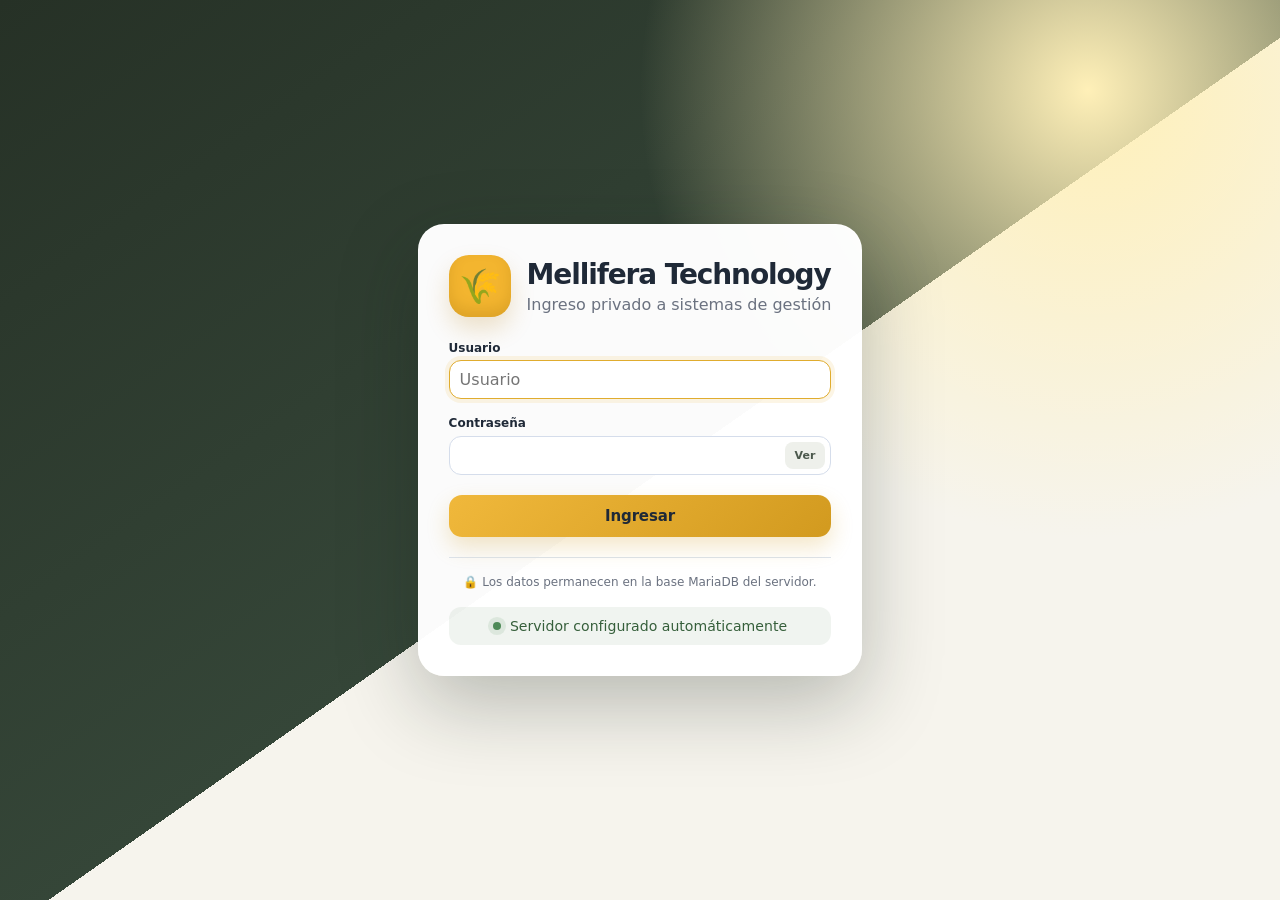
<file: index.html>
<!doctype html>
<html lang="es">
<head>
    <meta charset="utf-8">
    <meta name="viewport" content="width=device-width, initial-scale=1">
    <meta name="theme-color" content="#263126">
    <title>Mellifera Technology · Gestión</title>
    <link rel="stylesheet" href="assets/css/app.css?v=24.9.0">
</head>
<body>
<div id="app" class="app-loading">
    <div><div class="auth-bee">🌾</div><strong>Abriendo sistema de gestión…</strong></div>
</div>
<div id="toast-stack" class="toast-stack" aria-live="polite"></div>
<script src="assets/js/config.js"></script>
<script src="assets/js/app.js?v=24.9.0"></script>
</body>
</html>
</file>
<file: assets/css/app.css>
:root {
    --bg: #f6f4ed;
    --surface: #ffffff;
    --surface-soft: #fbfaf6;
    --text: #263126;
    --muted: #6d776c;
    --line: #e4e1d7;
    --primary: #d99913;
    --primary-dark: #ad7408;
    --primary-soft: #fff4ce;
    --green: #397a52;
    --green-soft: #e9f7ee;
    --red: #c5473b;
    --red-soft: #fff0ee;
    --blue: #3976bd;
    --purple: #7856ad;
    --shadow: 0 14px 34px rgba(53, 53, 34, .08);
    --radius: 18px;
    --sidebar: 246px;
}
* { box-sizing: border-box; }
html { min-height: 100%; background: var(--bg); }
body { margin: 0; min-height: 100vh; color: var(--text); background: radial-gradient(circle at 90% 0%, #fff6d7 0, transparent 25rem), var(--bg); font-family: Inter, ui-sans-serif, system-ui, -apple-system, BlinkMacSystemFont, "Segoe UI", sans-serif; }
a { color: inherit; text-decoration: none; }
button, input, select, textarea { font: inherit; }
button { cursor: pointer; }
.app-shell { min-height: 100vh; display: grid; grid-template-columns: var(--sidebar) 1fr; }
.sidebar { position: fixed; inset: 0 auto 0 0; z-index: 30; width: var(--sidebar); padding: 22px 16px; display: flex; flex-direction: column; background: #263126; color: #fff; box-shadow: 8px 0 30px rgba(28, 35, 28, .12); }
.brand { display: flex; align-items: center; gap: 12px; padding: 8px 8px 22px; border-bottom: 1px solid rgba(255,255,255,.12); }
.brand-icon { display: grid; place-items: center; width: 46px; height: 46px; border-radius: 15px; background: #f3b52f; font-size: 25px; box-shadow: inset 0 -5px 12px rgba(128,81,0,.18); }
.brand strong, .brand small { display: block; }
.brand strong { font-size: 16px; }.brand small { color: #b8c4b7; margin-top: 2px; }
.nav-menu { display: grid; gap: 5px; margin-top: 22px; }
.nav-menu a { display: flex; align-items: center; gap: 12px; min-height: 45px; padding: 10px 12px; border-radius: 12px; color: #dce4dc; font-weight: 650; font-size: 14px; transition: .18s; }
.nav-menu a span { display: grid; place-items: center; width: 23px; font-size: 18px; }
.nav-menu a:hover { background: rgba(255,255,255,.08); color: #fff; transform: translateX(2px); }
.nav-menu a.active { background: #f3b52f; color: #2e321f; box-shadow: 0 8px 20px rgba(0,0,0,.15); }
.sidebar-footer { margin-top: auto; color: #9faa9f; font-size: 11px; line-height: 1.4; padding: 12px; border-top: 1px solid rgba(255,255,255,.1); }
.main-area { grid-column: 2; min-width: 0; }
.topbar { min-height: 88px; padding: 20px clamp(20px,4vw,48px); display: flex; align-items: center; gap: 18px; border-bottom: 1px solid rgba(215,210,195,.7); background: rgba(246,244,237,.8); backdrop-filter: blur(12px); position: sticky; top: 0; z-index: 20; }
.topbar h1 { margin: 0; font-size: clamp(22px,2vw,30px); letter-spacing: -.03em; }.topbar p { margin: 3px 0 0; color: var(--muted); font-size: 13px; }
.topbar-actions { margin-left: auto; display: flex; gap: 9px; }.menu-button { display: none; border: 0; background: transparent; font-size: 25px; }
.content { padding: 30px clamp(20px,4vw,48px) 60px; max-width: 1800px; margin: 0 auto; }
.btn { border: 0; border-radius: 11px; min-height: 40px; padding: 9px 15px; display: inline-flex; align-items: center; justify-content: center; gap: 7px; font-weight: 750; font-size: 13px; transition: .18s; white-space: nowrap; }
.btn:hover { transform: translateY(-1px); filter: brightness(.98); }.btn-primary { background: var(--primary); color: #2e2a1d; box-shadow: 0 7px 16px rgba(195,132,10,.18); }.btn-secondary { background: #edf0eb; color: #344035; }.btn-ghost { background: transparent; color: #536053; border: 1px solid var(--line); }.btn-danger { background: var(--red-soft); color: #a83228; }.btn-warning { background: #f6c744; color: #392d08; }.btn-small { min-height: 33px; padding: 6px 10px; font-size: 12px; }.btn-large { min-height: 52px; padding: 13px 22px; font-size: 15px; }.btn-block { width: 100%; }
.panel, .form-card { background: var(--surface); border: 1px solid var(--line); border-radius: var(--radius); box-shadow: var(--shadow); padding: 22px; }
.form-card.narrow { max-width: 760px; margin: 0 auto; }.panel-header { display: flex; justify-content: space-between; align-items: flex-start; gap: 16px; margin-bottom: 18px; }.panel-header h2 { margin: 0; font-size: 18px; }.panel-header p { margin: 4px 0 0; color: var(--muted); font-size: 12px; }
.alert { padding: 13px 15px; border-radius: 12px; margin-bottom: 18px; font-weight: 650; font-size: 13px; border: 1px solid transparent; }.alert-success { background: var(--green-soft); color: #22623c; border-color: #c7ead3; }.alert-danger { background: var(--red-soft); color: #9a3027; border-color: #f4cac5; }.alert-warning { background: #fff7dc; color: #785806; }
.balance-strip { display: flex; align-items: stretch; gap: 10px; margin-bottom: 22px; padding: 10px; border-radius: 17px; background: #263126; color: #fff; box-shadow: var(--shadow); }
.balance-strip-title { flex: 1; min-width: 220px; padding: 10px 14px; display: flex; justify-content: center; flex-direction: column; }.balance-strip-title span { font-size: 15px; font-weight: 800; }.balance-strip-title small { color: #b9c5b8; margin-top: 3px; }
.person-balance { min-width: 190px; padding: 9px 15px; border-radius: 12px; background: rgba(255,255,255,.09); display: grid; grid-template-columns: auto auto; gap: 2px 12px; align-content: center; }.person-balance strong { grid-row: 1 / span 2; align-self: center; }.person-balance span { font-size: 17px; font-weight: 850; text-align: right; }.person-balance small { color: #c5d0c4; text-align: right; }.person-balance.negative span { color: #ff9d91; }.person-balance.positive span { color: #a7e3b8; }
.dashboard-grid { display: grid; grid-template-columns: repeat(5,minmax(160px,1fr)); gap: 14px; margin-bottom: 22px; }.dashboard-card { min-height: 155px; background: var(--surface); border: 1px solid var(--line); border-radius: var(--radius); box-shadow: var(--shadow); padding: 19px; display: flex; gap: 15px; align-items: flex-start; transition: .18s; overflow: hidden; position: relative; }.dashboard-card::after { content: ''; position: absolute; width: 100px; height: 100px; border-radius: 50%; right: -42px; bottom: -55px; background: var(--card-soft); }.dashboard-card:hover { transform: translateY(-3px); border-color: var(--card-color); }.dashboard-card-icon { flex: 0 0 46px; height: 46px; border-radius: 14px; display: grid; place-items: center; background: var(--card-soft); color: var(--card-color); font-size: 24px; font-weight: 900; }.dashboard-card div:last-child { min-width: 0; }.dashboard-card span { display: block; font-weight: 800; font-size: 14px; }.dashboard-card strong { display: block; margin-top: 12px; font-size: 29px; line-height: 1; }.dashboard-card small { display: block; margin-top: 9px; color: var(--muted); font-size: 11px; line-height: 1.45; }.card-hives { --card-color:#b97511;--card-soft:#fff0c2;}.card-activities{--card-color:#3976bd;--card-soft:#e8f2ff}.card-materials{--card-color:#397a52;--card-soft:#e9f7ee}.card-purchases{--card-color:#7856ad;--card-soft:#f1ebff}.card-accounting{--card-color:#bd5260;--card-soft:#ffedf0}
.compact-list { display: grid; }.compact-item { min-height: 64px; display: grid; grid-template-columns: 12px minmax(180px,1fr) auto 90px; gap: 13px; align-items: center; padding: 10px 5px; border-top: 1px solid #eeeae0; }.compact-item:first-child { border-top: 0; }.compact-item:hover strong { color: var(--primary-dark); }.compact-item div strong,.compact-item div small { display: block; }.compact-item div small { color: var(--muted); margin-top: 3px; font-size: 11px; }.compact-item time { text-align: right; color: var(--muted); font-size: 12px; }.status-dot { width: 9px; height: 9px; border-radius: 50%; background: var(--dot-color, var(--status-color, #999)); }
.priority { border-radius: 999px; padding: 4px 8px; font-size: 10px; font-weight: 850; text-transform: uppercase; letter-spacing: .02em; }.priority-baja{background:#eef1ee;color:#637063}.priority-normal{background:#e9f2ff;color:#386ca8}.priority-alta{background:#fff2d8;color:#a26700}.priority-urgente{background:#ffebe8;color:#ba3428}
.filter-bar { background: var(--surface); border: 1px solid var(--line); padding: 10px; border-radius: 14px; display: flex; gap: 9px; margin-bottom: 20px; box-shadow: 0 5px 18px rgba(50,50,35,.04); }.filter-bar.compact { box-shadow: none; border: 0; padding: 0 0 15px; }.filter-bar select,.filter-bar input { min-height: 40px; }.search-field { flex: 1; min-width: 210px; display: flex; align-items: center; gap: 8px; background: #faf9f5; border: 1px solid var(--line); border-radius: 10px; padding: 0 10px; }.search-field input { width: 100%; border: 0; outline: 0; background: transparent; }
select,input,textarea { width: 100%; border: 1px solid #d9d7ce; border-radius: 10px; background: #fff; color: var(--text); padding: 9px 10px; outline: none; transition: .16s; }select:focus,input:focus,textarea:focus { border-color: #d9a127; box-shadow: 0 0 0 3px rgba(217,161,39,.13); }textarea { resize: vertical; }.field { display: grid; gap: 6px; }.field > span { font-weight: 750; font-size: 12px; }.field small { color: var(--muted); line-height: 1.4; }.form-grid { display: grid; gap: 15px; }.two-columns { grid-template-columns: repeat(2,minmax(0,1fr)); }.full { grid-column: 1/-1; }.form-actions { display: flex; gap: 9px; align-items: center; margin-top: 20px; flex-wrap: wrap; }.form-card hr,.panel hr { border: 0; border-top: 1px solid var(--line); margin: 22px 0; }
.card-grid { display: grid; grid-template-columns: repeat(auto-fill,minmax(280px,1fr)); gap: 16px; }.entity-card { background: var(--surface); border: 1px solid var(--line); border-radius: var(--radius); box-shadow: var(--shadow); padding: 20px; }.entity-card-top { display: flex; justify-content: space-between; align-items: center; }.hive-illustration { width: 48px; height: 48px; display: grid; place-items: center; border-radius: 15px; background: #fff2c7; color: #b27505; font-size: 29px; }.entity-card h2 { margin: 14px 0 12px; }.entity-meta { display: grid; gap: 6px; color: var(--muted); font-size: 12px; }.entity-counters { display: grid; grid-template-columns: repeat(3,1fr); gap: 7px; margin: 17px 0; }.entity-counters span { padding: 9px 5px; border-radius: 10px; background: var(--surface-soft); text-align: center; color: var(--muted); font-size: 10px; }.entity-counters strong { display: block; color: var(--text); font-size: 17px; }.entity-actions { display: flex; gap: 8px; }
.badge { display: inline-flex; align-items: center; width: fit-content; border-radius: 999px; padding: 5px 9px; font-size: 10px; font-weight: 850; }.status-activa,.badge-success,.material-disponible{background:var(--green-soft);color:#277046}.status-observacion,.badge-warning{background:#fff4cf;color:#906600}.status-inactiva,.material-reparacion{background:#eef0ed;color:#606a61}.status-baja,.badge-danger-soft{background:var(--red-soft);color:#ad392f}.material-en_uso{background:#e9f2ff;color:#376fae}
.hive-summary { display: flex; align-items: center; gap: 20px; margin-bottom: 18px; }.hive-big-icon { width: 72px; height: 72px; flex:0 0 72px; border-radius: 22px; background: #fff2c7; display:grid;place-items:center;font-size:42px;color:#b77c0e}.hive-summary-main { flex:1 }.hive-summary-main h2 { margin:8px 0 2px }.hive-summary-main p { margin:0;color:var(--muted);font-size:12px}.hive-summary-stat{min-width:125px;padding:12px;border-left:1px solid var(--line)}.hive-summary-stat small,.hive-summary-stat strong{display:block}.hive-summary-stat small{color:var(--muted);font-size:11px}.hive-summary-stat strong{font-size:25px;margin-top:4px}
.detail-grid { display:grid;grid-template-columns:repeat(3,minmax(0,1fr));gap:16px}.span-2{grid-column:span 2}.span-3{grid-column:span 3}.inline-entry-form{display:grid;grid-template-columns:140px 1fr auto;gap:9px;align-items:start;margin-bottom:18px}.timeline{display:grid}.timeline-item{display:grid;grid-template-columns:110px 1fr auto;gap:15px;padding:14px 0;border-top:1px solid #eeeae0}.timeline-date{font-weight:800;font-size:12px;color:#4f5c50}.timeline-content p{margin:0 0 5px;line-height:1.5}.timeline-content small{color:var(--muted)}.simple-list,.history-list{display:grid;gap:8px}.simple-list>div,.history-list a{display:flex;align-items:center;gap:10px;padding:10px;border-radius:10px;background:var(--surface-soft)}.history-list a{justify-content:space-between}.history-list small{color:var(--muted)}.upload-form{display:grid;grid-template-columns:1fr 1fr auto;gap:9px;margin-bottom:18px}.media-grid{display:grid;grid-template-columns:repeat(auto-fill,minmax(170px,1fr));gap:12px}.media-card{position:relative;border:1px solid var(--line);border-radius:13px;overflow:hidden;background:#fff}.media-card>a{display:block}.media-card img,.pdf-preview{width:100%;height:125px;object-fit:cover;background:#f2f0e8}.pdf-preview{display:grid;place-items:center;font-size:28px;font-weight:900;color:#b84d44}.media-card strong,.media-card small{display:block;padding:0 10px}.media-card strong{margin-top:9px;font-size:12px}.media-card small{color:var(--muted);margin:4px 0 10px;font-size:10px}.media-card form{position:absolute;top:5px;right:5px}
.summary-pills{display:flex;gap:10px;margin-bottom:18px;flex-wrap:wrap}.summary-pill{min-width:130px;background:var(--surface);border:1px solid var(--line);border-radius:14px;padding:12px 16px;display:flex;align-items:baseline;gap:8px;box-shadow:0 5px 15px rgba(40,40,30,.04)}.summary-pill strong{font-size:23px}.summary-pill span{color:var(--muted);font-weight:700;font-size:12px}.summary-pill.active{border-color:var(--primary);box-shadow:0 0 0 3px rgba(217,153,19,.12)}.split-layout{display:grid;grid-template-columns:340px minmax(0,1fr);gap:16px;align-items:start}.sticky-panel{position:sticky;top:108px}.table-wrap{overflow:auto}.data-table{width:100%;border-collapse:collapse;font-size:12px}.data-table th{text-align:left;color:var(--muted);font-size:10px;text-transform:uppercase;letter-spacing:.05em;padding:10px;border-bottom:1px solid var(--line);white-space:nowrap}.data-table td{padding:12px 10px;border-bottom:1px solid #eeeae0;vertical-align:middle}.data-table tbody tr:hover{background:#fcfbf7}.data-table td small{display:block;color:var(--muted);margin-top:3px}.row-actions{display:flex;gap:5px;justify-content:flex-end}.row-actions form{display:inline-flex}.cell-notes{max-width:290px;white-space:normal;line-height:1.4}.icon-button{border:0;width:31px;height:31px;border-radius:9px;background:#f0f1ed;display:inline-grid;place-items:center;font-weight:900;color:#556157}.icon-button.danger{background:var(--red-soft);color:#b63b31}.muted{color:var(--muted)}.empty-line{padding:13px 0;margin:0}.empty-state{text-align:center;padding:45px 20px}.empty-state>div{font-size:40px;color:#c89120}.empty-state h3{margin:10px 0 4px}.empty-state p{color:var(--muted);margin:0 0 16px}
.kanban-board{display:grid;grid-template-columns:repeat(3,minmax(270px,1fr));gap:14px;align-items:start;overflow-x:auto;padding-bottom:10px}.kanban-column{background:#ebe9e1;border-radius:17px;padding:10px;min-height:560px}.kanban-header{display:flex;align-items:center;justify-content:space-between;padding:7px 7px 13px}.kanban-header>div{display:flex;align-items:center;gap:8px}.kanban-header h2{font-size:14px;margin:0}.kanban-header strong{background:rgba(255,255,255,.8);padding:4px 8px;border-radius:999px;font-size:11px}.kanban-list{min-height:490px;display:grid;align-content:start;gap:9px;border-radius:12px}.kanban-list.drag-over{background:rgba(217,153,19,.10);outline:2px dashed rgba(217,153,19,.5)}.kanban-card{background:#fff;border-radius:13px;border:1px solid #dfddd5;border-left:4px solid #9da59d;padding:13px;box-shadow:0 5px 12px rgba(40,40,30,.06);cursor:grab}.kanban-card.dragging{opacity:.45;transform:rotate(1deg)}.priority-border-baja{border-left-color:#8d978e}.priority-border-normal{border-left-color:#4680c5}.priority-border-alta{border-left-color:#e1a624}.priority-border-urgente{border-left-color:#d54b3e}.kanban-card-top,.kanban-card-footer{display:flex;align-items:center;justify-content:space-between;gap:8px}.drag-handle{color:#9aa19a;font-weight:900}.label-chip{font-size:9px;font-weight:850;border-radius:999px;padding:4px 7px;background:color-mix(in srgb,var(--label-color) 16%,white);color:color-mix(in srgb,var(--label-color) 75%,#333)}.kanban-card h3{font-size:14px;line-height:1.3;margin:11px 0 7px}.kanban-card p{font-size:11px;color:var(--muted);line-height:1.45;margin:0 0 10px}.kanban-meta{display:flex;flex-wrap:wrap;gap:5px 9px;color:var(--muted);font-size:10px;margin-bottom:10px}.overdue{color:#bd3d32;font-weight:800}.kanban-card-footer{border-top:1px solid #eeeae0;padding-top:9px}.kanban-card-footer a{font-size:10px;color:#667167;font-weight:800}.toast{position:fixed;right:25px;bottom:25px;background:#253026;color:#fff;padding:12px 16px;border-radius:12px;box-shadow:var(--shadow);opacity:0;pointer-events:none;transform:translateY(12px);transition:.2s;z-index:100}.toast.show{opacity:1;transform:translateY(0)}.toast.error{background:#a63830}
.file-list{display:grid;gap:7px}.file-row{display:flex;align-items:center;gap:8px}.file-row>a{display:flex;align-items:center;gap:9px;flex:1;min-width:0;padding:8px;border-radius:10px;background:var(--surface-soft)}.file-row>a>span{width:32px;height:32px;border-radius:8px;background:#fff1e7;color:#b85335;display:grid;place-items:center;font-size:10px;font-weight:900}.file-row strong,.file-row small{display:block;overflow:hidden;text-overflow:ellipsis;white-space:nowrap}.file-row small{color:var(--muted);font-size:9px}.compact-timeline .timeline-item{grid-template-columns:145px 1fr}
.form-pop{margin-bottom:18px}.filter-row-simple{display:flex;gap:7px;align-items:center;margin-bottom:17px;color:var(--muted);font-size:12px}.chip{padding:6px 10px;border-radius:999px;background:#eceee9;font-weight:700}.chip.active{background:#263126;color:#fff}.purchase-card-grid{display:grid;grid-template-columns:repeat(auto-fill,minmax(390px,1fr));gap:16px}.purchase-card{background:#fff;border:1px solid var(--line);border-radius:var(--radius);box-shadow:var(--shadow);overflow:hidden}.purchase-card-main{display:grid;grid-template-columns:90px 1fr auto;gap:16px;padding:20px;align-items:center}.purchase-month{height:90px;border-radius:16px;background:#302f27;color:#fff;display:grid;place-items:center;align-content:center}.purchase-month span{color:#c7c7bd;font-size:11px}.purchase-month strong{font-size:16px;margin-top:4px}.purchase-title h2{font-size:17px;margin:8px 0 4px}.purchase-title p{margin:0;color:var(--muted);font-size:11px;line-height:1.4}.purchase-total{text-align:right}.purchase-total small,.purchase-total strong,.purchase-total span{display:block}.purchase-total small,.purchase-total span{color:var(--muted);font-size:10px}.purchase-total strong{font-size:18px;margin:5px 0}.purchase-progress{height:5px;background:#eeeae0}.purchase-progress div{height:100%;background:var(--green)}.purchase-card-footer{display:flex;justify-content:space-between;padding:11px 20px;font-size:11px;color:var(--muted)}.purchase-card-footer a{font-weight:800;color:#7856ad}.purchase-summary{display:flex;align-items:center;gap:25px;margin-bottom:18px}.purchase-summary>div:first-child{display:flex;align-items:center;gap:15px;flex:1}.purchase-summary-icon{width:56px;height:56px;border-radius:17px;background:#f1ebff;display:grid;place-items:center;font-size:25px}.purchase-summary h2{margin:2px 0}.purchase-summary p{margin:0;color:var(--muted)}.purchase-summary>div:not(:first-child){min-width:160px;border-left:1px solid var(--line);padding-left:20px}.purchase-summary small,.purchase-summary strong{display:block}.purchase-summary strong{font-size:20px;margin-top:4px}.calculated-total{padding:13px;border-radius:12px;background:#f8f5e8;display:flex;justify-content:space-between;align-items:center}.calculated-total small{color:var(--muted)}.calculated-total strong{font-size:17px}.checkbox-field{display:flex;align-items:center;gap:9px;font-weight:700;font-size:12px}.checkbox-field input{width:auto}.details-form{display:grid;gap:12px;padding-top:14px}.data-table tfoot td{font-weight:900;background:#faf8ef}.row-completed{opacity:.68}
.accounting-balances{margin-bottom:16px}.filter-panel{display:grid;grid-template-columns:1.2fr repeat(5,minmax(120px,.75fr)) auto;gap:10px;align-items:end;margin-bottom:15px;padding:15px}.filter-panel-title{align-self:center}.filter-panel-title strong,.filter-panel-title small{display:block}.filter-panel-title small{color:var(--muted);font-size:10px;margin-top:3px}.filter-panel .field{gap:4px}.filter-panel .field>span{font-size:10px}.filter-actions{display:flex;gap:6px}.accounting-summary-grid{display:grid;grid-template-columns:repeat(4,1fr);gap:12px;margin-bottom:16px}.accounting-summary-grid article{background:#fff;border:1px solid var(--line);border-radius:14px;padding:15px;box-shadow:0 5px 18px rgba(50,50,35,.04)}.accounting-summary-grid small,.accounting-summary-grid strong,.accounting-summary-grid span{display:block}.accounting-summary-grid small,.accounting-summary-grid span{color:var(--muted);font-size:10px}.accounting-summary-grid strong{font-size:19px;margin:5px 0}.income-text{color:#247047}.expense-text{color:#ba3f35}.accounting-usd{background:#eef5ff}.accounting-table{min-width:1050px}.file-link{color:#386fae;font-weight:800}.backup-hero{display:grid;grid-template-columns:100px 1fr auto;gap:22px;align-items:center;margin-bottom:16px}.backup-illustration{width:88px;height:88px;border-radius:25px;background:#fff2c7;color:#a96f05;display:grid;place-items:center;font-size:45px}.backup-hero h2{margin:0 0 6px}.backup-hero p{color:var(--muted)}.backup-hero ul{margin:10px 0 0;padding-left:18px;color:#596359;font-size:12px;line-height:1.7}.restore-panel{margin-bottom:16px}.warning-box{padding:11px 13px;border-radius:11px;background:#fff4d7;color:#765807;font-size:12px;margin-bottom:12px}.restore-form{display:flex;align-items:center;gap:10px}.backup-list{display:grid}.backup-row{display:grid;grid-template-columns:45px 1fr auto auto;align-items:center;gap:12px;padding:11px 0;border-top:1px solid #eeeae0}.backup-row:first-child{border-top:0}.backup-file-icon{width:42px;height:42px;border-radius:11px;background:#f0f1ed;display:grid;place-items:center;font-size:10px;font-weight:900}.backup-row strong,.backup-row small{display:block}.backup-row small{color:var(--muted);font-size:10px;margin-top:3px}
.install-page{display:grid;place-items:center;padding:25px}.install-card{width:min(480px,100%);background:#fff;border:1px solid var(--line);border-radius:24px;padding:30px;box-shadow:var(--shadow);text-align:center}.install-card h1{margin:8px 0}.install-card p{color:var(--muted)}.install-card .brand-mark{font-size:45px}.install-info{text-align:left;background:#f7f6f1;border-radius:12px;padding:13px;margin:20px 0;line-height:1.8;font-size:12px}
@media (max-width: 1300px){.dashboard-grid{grid-template-columns:repeat(3,1fr)}.filter-panel{grid-template-columns:repeat(4,1fr)}.filter-panel-title{grid-column:span 2}.filter-actions{grid-column:span 2}.kanban-board{grid-template-columns:repeat(4,300px)}}
@media (max-width: 980px){.app-shell{display:block}.sidebar{transform:translateX(-105%);transition:.22s}.sidebar.open{transform:translateX(0)}.main-area{width:100%}.menu-button{display:block}.topbar{padding:16px 20px}.content{padding:20px}.dashboard-grid{grid-template-columns:repeat(2,1fr)}.balance-strip{overflow-x:auto}.balance-strip-title{min-width:220px}.detail-grid{grid-template-columns:1fr}.span-2,.span-3{grid-column:auto}.split-layout{grid-template-columns:1fr}.sticky-panel{position:static}.filter-panel{grid-template-columns:repeat(2,1fr)}.filter-panel-title,.filter-actions{grid-column:span 2}.accounting-summary-grid{grid-template-columns:repeat(2,1fr)}.purchase-summary{align-items:flex-start;flex-wrap:wrap}.purchase-summary>div:first-child{flex-basis:100%}.backup-hero{grid-template-columns:80px 1fr}.backup-hero form{grid-column:1/-1}.topbar-actions{overflow:auto}.hive-summary{flex-wrap:wrap}.hive-summary-main{min-width:250px}}
@media (max-width: 640px){.topbar p{display:none}.content{padding:14px}.dashboard-grid{grid-template-columns:1fr}.dashboard-card{min-height:120px}.balance-strip-title{display:none}.person-balance{min-width:170px}.filter-bar{flex-wrap:wrap}.filter-bar>*{flex:1 1 150px}.card-grid,.purchase-card-grid{grid-template-columns:1fr}.two-columns{grid-template-columns:1fr}.full{grid-column:auto}.inline-entry-form,.upload-form{grid-template-columns:1fr}.timeline-item{grid-template-columns:1fr auto}.timeline-date{grid-column:1/-1}.compact-item{grid-template-columns:10px 1fr auto}.compact-item time{display:none}.entity-counters{grid-template-columns:repeat(3,1fr)}.purchase-card-main{grid-template-columns:70px 1fr}.purchase-total{grid-column:1/-1;text-align:left;display:flex;align-items:baseline;gap:8px}.purchase-month{height:70px}.filter-panel{grid-template-columns:1fr}.filter-panel-title,.filter-actions{grid-column:auto}.accounting-summary-grid{grid-template-columns:1fr 1fr}.backup-hero{grid-template-columns:1fr;text-align:center}.backup-illustration{margin:auto}.restore-form{align-items:stretch;flex-direction:column}.backup-row{grid-template-columns:42px 1fr auto}.backup-row .btn{grid-column:2}.hive-summary-stat{border-left:0;border-top:1px solid var(--line);flex:1}.topbar-actions .btn-ghost{display:none}}

/* Autenticación y sesión */
.auth-page{min-height:100vh;display:grid;place-items:center;padding:24px;background:radial-gradient(circle at 85% 10%,#fff0b8 0,transparent 28rem),linear-gradient(145deg,#263126 0,#354638 52%,#f6f4ed 52%)}
.auth-card{width:min(470px,100%);background:rgba(255,255,255,.98);border:1px solid rgba(255,255,255,.7);border-radius:26px;padding:30px;box-shadow:0 28px 80px rgba(23,34,24,.28)}
.install-auth-card{width:min(620px,100%)}
.auth-brand{display:flex;align-items:center;gap:16px;margin-bottom:24px}.auth-brand h1{margin:0;font-size:28px;letter-spacing:-.04em}.auth-brand p{margin:4px 0 0;color:var(--muted)}
.auth-bee{width:62px;height:62px;display:grid;place-items:center;border-radius:20px;background:#f3b52f;font-size:34px;box-shadow:inset 0 -7px 14px rgba(128,81,0,.18),0 12px 25px rgba(180,121,0,.2)}
.auth-form{display:grid;gap:16px}.auth-form .btn{margin-top:4px}.auth-security{margin-top:20px;padding-top:17px;border-top:1px solid var(--line);color:var(--muted);font-size:12px;text-align:center}
.password-input-wrap{position:relative}.password-input-wrap input{padding-right:62px}.password-toggle{position:absolute;right:6px;top:6px;bottom:6px;border:0;border-radius:8px;padding:0 10px;background:#eef0eb;color:#4b584c;font-weight:750;font-size:11px}
.password-help{display:block;color:var(--muted);font-size:11px;line-height:1.5}.user-password-box{padding:16px;border:1px solid var(--line);border-radius:15px;background:var(--surface-soft);display:grid;gap:12px}.user-password-box h2{margin:0;font-size:17px}
.sidebar-user{margin-top:auto;display:flex;align-items:center;gap:10px;padding:13px 10px;border-top:1px solid rgba(255,255,255,.1)}.sidebar-user strong,.sidebar-user a{display:block}.sidebar-user strong{font-size:13px}.sidebar-user a{font-size:11px;color:#bdc8bd;margin-top:2px}.sidebar-avatar,.user-chip span{display:grid;place-items:center;border-radius:50%;background:#f3b52f;color:#2d321f;font-weight:900}.sidebar-avatar{width:36px;height:36px}.sidebar-footer{margin-top:0}
.topbar-user-menu{display:flex;align-items:center;gap:8px;margin-left:4px}.user-chip{display:flex;align-items:center;gap:7px;padding:5px 9px 5px 5px;border:1px solid var(--line);border-radius:999px;background:#fff;font-size:12px;font-weight:750}.user-chip span{width:28px;height:28px}
.account-layout{max-width:1050px}.account-details{display:grid;gap:0;margin:0}.account-details>div{display:grid;grid-template-columns:150px 1fr;gap:15px;padding:13px 0;border-top:1px solid var(--line)}.account-details>div:first-child{border-top:0}.account-details dt{color:var(--muted);font-size:12px}.account-details dd{margin:0;font-weight:750}
@media(max-width:980px){.topbar-user-menu .user-chip{display:none}.topbar-user-menu{margin-left:0}.topbar-heading{min-width:0}.topbar-actions{margin-left:auto}.sidebar-user{margin-top:auto}}
@media(max-width:640px){.auth-page{padding:12px;background:#f6f4ed}.auth-card{padding:22px;border-radius:20px}.auth-brand h1{font-size:23px}.auth-bee{width:52px;height:52px;font-size:28px}.topbar-user-menu .btn{padding:6px 9px}.account-details>div{grid-template-columns:1fr;gap:4px}}

/* Adaptación estática para GitHub Pages: no altera los componentes originales. */
[hidden], .hidden { display: none !important; }
.app-loading { min-height: 65vh; display: grid; place-items: center; color: var(--muted); text-align: center; }
.app-loading .auth-bee { margin: 0 auto 14px; animation: bee-pulse 1.25s ease-in-out infinite; }
@keyframes bee-pulse { 50% { transform: translateY(-5px) rotate(-2deg); } }
.toast-stack { position: fixed; right: 22px; bottom: 22px; z-index: 1000; display: grid; gap: 10px; width: min(390px, calc(100vw - 28px)); }
.toast-message { background: #263126; color: #fff; border-radius: 13px; padding: 13px 16px; box-shadow: 0 18px 45px rgba(25,35,26,.25); font-size: 13px; font-weight: 700; opacity: 0; transform: translateY(8px); animation: toast-in .18s ease forwards; }
.toast-message.error { background: #a63d34; }
.toast-message.success { background: #397a52; }
@keyframes toast-in { to { opacity: 1; transform: translateY(0); } }
.server-config { margin-top: 16px; padding-top: 15px; border-top: 1px solid var(--line); }
.server-config summary { cursor: pointer; color: var(--muted); font-size: 12px; font-weight: 800; text-align: center; }
.server-config-form { display: grid; gap: 10px; margin-top: 12px; }
.server-config-form input { width: 100%; }
.connection-state { display: flex; align-items: center; justify-content: center; gap: 7px; margin-top: 12px; color: var(--muted); font-size: 11px; }
.connection-dot { width: 8px; height: 8px; border-radius: 50%; background: #d99913; }
.connection-dot.online { background: #397a52; }
.connection-dot.offline { background: #c5473b; }
.protected-image { background: #f0eee5; min-height: 170px; object-fit: cover; }
.inline-buttons { display: flex; gap: 8px; flex-wrap: wrap; }
.form-error { margin-top: -6px; color: var(--red); font-size: 12px; font-weight: 700; }
.api-offline-box { max-width: 700px; margin: 50px auto; }
.kanban-card.dragging { opacity: .48; }
.kanban-list.drag-over { outline: 2px dashed var(--primary); outline-offset: -6px; }
.file-button { border: 0; background: none; padding: 0; font: inherit; color: inherit; cursor: pointer; }
.file-button.file-link { color: var(--blue); font-weight: 800; }
.media-card .file-button { width: 100%; text-align: left; }
.small-muted { color: var(--muted); font-size: 11px; }
@media(max-width:640px){.toast-stack{right:14px;bottom:14px}.server-config{margin-top:12px}}


/* v4 · compras realizadas y kanban de tres columnas */
.kanban-board{grid-template-columns:repeat(3,minmax(280px,1fr))}
.purchase-kanban-card{cursor:default;border-left-color:#7856ad;background:linear-gradient(180deg,#fff 0%,#fbf8ff 100%)}
.purchase-kanban-card .purchase-label{--label-color:#7856ad;background:#f1ebff;color:#654392}
.purchase-card-symbol{font-size:19px;color:#7856ad;font-weight:900}
.purchase-list-section{margin-bottom:28px}.purchase-section-heading{display:flex;align-items:center;justify-content:space-between;gap:18px;margin:0 2px 13px}.purchase-section-heading h2{font-size:18px;margin:0 0 3px}.purchase-section-heading p{margin:0;color:var(--muted);font-size:11px}.purchase-section-heading>span{min-width:32px;height:32px;padding:0 9px;border-radius:999px;background:#eceee9;display:grid;place-items:center;font-size:12px;font-weight:900}.completed-section{padding-top:7px;border-top:1px solid var(--line)}
.purchase-card-completed{box-shadow:none;background:#fbfcfa}.purchase-card-completed .purchase-month{background:#396b4b}.purchase-card-completed .purchase-progress div{background:#4a8a5f}.purchase-card-completed .purchase-card-footer a{color:#397a52}
.purchase-complete-form{display:flex;align-items:center}.purchase-complete-form .btn{white-space:nowrap}.btn-success{background:#397a52;color:#fff;border-color:#397a52}.btn-success:hover{background:#2f6844}.btn:disabled{opacity:.45;cursor:not-allowed;transform:none!important}
.purchase-summary-completed{border-color:#bdd8c5;background:linear-gradient(120deg,#fff,#f4fbf6)}.purchase-completed-stamp strong{color:#397a52}.purchase-completed-stamp span{display:block;margin-top:5px;color:var(--muted);font-size:10px}.purchase-layout-completed{grid-template-columns:1fr}.purchase-readonly-panel{max-width:none}.closed-purchase-note{margin-top:14px;padding:13px 15px;border-radius:12px;background:#e9f7ee;color:#315f40;font-size:12px}.completed-delete-form{margin-top:16px}
@media (max-width:980px){.kanban-board{grid-template-columns:repeat(3,minmax(270px,1fr))}.purchase-complete-form{order:5}.purchase-summary>div:not(:first-child),.purchase-complete-form{flex:1 1 150px}}

/* v5 · Aplicación ganadera separada */
.livestock-app{--primary:#c88a22;--primary-dark:#9b6513;--primary-soft:#fff1d0}
.livestock-app .sidebar{background:#25362d}.livestock-app .nav-menu a.active{background:#d9a13d;color:#283022}.livestock-brand-icon{background:#d9a13d}
.livestock-dashboard-grid .card-cattle{--card-color:#8a5a31;--card-soft:#f5e7d8}.livestock-dashboard-grid .card-parcels{--card-color:#43825a;--card-soft:#e6f4ea}.livestock-dashboard-grid .card-climate{--card-color:#2d78aa;--card-soft:#e3f3fc}
.livestock-field-banner{position:relative;min-height:220px;overflow:hidden;padding:0;margin-bottom:22px;background:linear-gradient(120deg,#526b45,#89935e);color:#fff}.livestock-field-banner>img{position:absolute;inset:0;width:100%;height:100%;object-fit:cover}.livestock-field-banner::after{content:"";position:absolute;inset:0;background:linear-gradient(90deg,rgba(18,35,24,.84),rgba(18,35,24,.2))}.field-banner-placeholder{position:absolute;inset:0;display:grid;place-items:center;font-size:84px;opacity:.45}.field-banner-overlay{position:relative;z-index:2;min-height:220px;padding:34px;display:flex;flex-direction:column;justify-content:flex-end;align-items:flex-start}.field-banner-overlay small{text-transform:uppercase;letter-spacing:.12em;font-weight:850;color:#dfebd6}.field-banner-overlay h2{font-size:32px;margin:5px 0 15px;letter-spacing:-.03em}.field-banner-form{position:absolute;right:18px;bottom:18px;z-index:3;display:grid;grid-template-columns:minmax(160px,240px) minmax(140px,220px) auto;gap:8px;background:rgba(255,255,255,.92);padding:9px;border-radius:13px;color:var(--text);backdrop-filter:blur(7px)}.field-banner-form input{min-height:34px;padding:6px 8px;font-size:11px}
.parcel-card{padding:0;overflow:hidden}.parcel-cover{height:165px;position:relative;background:#edf3e7;display:grid;place-items:center;overflow:hidden}.parcel-cover img{width:100%;height:100%;object-fit:cover}.parcel-cover>div{font-size:52px}.parcel-cover .badge{position:absolute;right:12px;top:12px}.parcel-card-body{padding:18px}.rest-chip{margin:12px 0;padding:8px 10px;border-radius:9px;background:#eef7eb;color:#356343;font-size:11px;font-weight:750}.parcel-detail-hero{display:grid;grid-template-columns:280px minmax(250px,1fr) auto;gap:24px;align-items:center;padding:0;overflow:hidden}.parcel-detail-hero>img,.parcel-detail-placeholder{width:100%;height:240px;object-fit:cover;background:#ecf3e8;display:grid;place-items:center;font-size:70px}.parcel-detail-hero>div:nth-child(2){padding:24px 0}.parcel-detail-hero h2{font-size:28px;margin:8px 0}.parcel-detail-hero p{color:var(--muted);line-height:1.55}.parcel-detail-stats{display:grid;gap:10px;padding:22px}.parcel-detail-stats span{min-width:130px;padding:12px;border:1px solid var(--line);border-radius:12px;background:#fafbf8}.parcel-detail-stats small,.parcel-detail-stats strong{display:block}.parcel-detail-stats small{color:var(--muted);font-size:10px}.parcel-detail-stats strong{margin-top:4px;font-size:17px}
.cattle-illustration{width:52px;height:52px;display:grid;place-items:center;border-radius:16px;background:#f3e7da;font-size:28px}.cattle-name{margin:-8px 0 13px;color:var(--muted);font-weight:700}.cow-mini{font-size:19px}.cattle-summary .hive-big-icon{background:#f3e7da}.compact-entry{padding-bottom:18px;border-bottom:1px solid var(--line);margin-bottom:10px}.health-timeline .timeline-content>strong{display:block;margin-bottom:5px}.movement-list>div{padding:10px 0;border-top:1px solid var(--line)}.movement-list>div:first-child{border-top:0}.movement-list strong,.movement-list small{display:block}.movement-list small{color:var(--muted);margin-top:3px}
.rain-summary-grid{display:grid;grid-template-columns:repeat(4,1fr);gap:14px;margin-bottom:20px}.rain-summary-grid>div{background:#fff;border:1px solid var(--line);border-radius:16px;padding:18px;box-shadow:var(--shadow)}.rain-summary-grid span,.rain-summary-grid strong{display:block}.rain-summary-grid span{color:var(--muted);font-size:11px;font-weight:750}.rain-summary-grid strong{font-size:25px;margin-top:8px}.climate-layout{grid-template-columns:340px minmax(0,1fr)}.chart-scroll{overflow-x:auto}.rain-chart{width:100%;min-width:700px;height:auto}.rain-chart rect{fill:#4d9ac8}.rain-chart text{font-size:11px;fill:#44606e;font-weight:750}.rain-chart text.month{fill:#6d776c}.rain-chart line{stroke:#ccd7dc;stroke-width:2}.rain-history{display:grid;grid-template-columns:repeat(auto-fill,minmax(260px,1fr));gap:10px}.rain-history>div{display:grid;grid-template-columns:42px 1fr auto;gap:10px;align-items:center;padding:12px;border:1px solid var(--line);border-radius:12px;background:#fbfcfd}.rain-drop{width:38px;height:38px;border-radius:12px;background:#e5f4fc;display:grid;place-items:center;color:#2d78aa;font-size:20px}.rain-history strong,.rain-history small{display:block}.rain-history small{color:var(--muted);margin-top:3px;line-height:1.35}
.status-disponible,.status-activo{background:#e9f7ee;color:#397a52}.status-en_uso{background:#e8f2ff;color:#3976bd}.status-descanso,.status-retirado{background:#f2f0e8;color:#6d6a57}.status-problema,.status-muerto{background:#fff0ee;color:#c5473b}.status-vendido{background:#f1ebff;color:#7856ad}.card-cattle,.card-parcels,.card-climate{position:relative}
@media(max-width:1100px){.parcel-detail-hero{grid-template-columns:220px 1fr}.parcel-detail-stats{grid-column:1/-1;grid-template-columns:repeat(3,1fr);padding-top:0}.field-banner-form{position:relative;right:auto;bottom:auto;margin:0 18px 18px;grid-template-columns:1fr}.livestock-field-banner{padding-bottom:1px}.livestock-field-banner::after{bottom:92px}.climate-layout{grid-template-columns:1fr}.rain-summary-grid{grid-template-columns:repeat(2,1fr)}}
@media(max-width:640px){.field-banner-overlay{min-height:190px;padding:22px}.field-banner-overlay h2{font-size:25px}.field-banner-form{margin:0 12px 12px}.parcel-detail-hero{grid-template-columns:1fr}.parcel-detail-hero>img,.parcel-detail-placeholder{height:190px}.parcel-detail-hero>div:nth-child(2){padding:0 18px}.parcel-detail-stats{grid-template-columns:1fr 1fr;padding:18px}.rain-summary-grid{grid-template-columns:1fr 1fr}.rain-summary-grid>div{padding:14px}.rain-summary-grid strong{font-size:20px}.livestock-dashboard-grid{grid-template-columns:1fr}.rain-history{grid-template-columns:1fr}}

/* ============================================================
   Gestión Ganadera v6: categorías, sanidad y manejo de pasturas
   ============================================================ */
.livestock-loading-icon,.livestock-brand-icon,.livestock-animal-icon,.livestock-animal-card-icon,.livestock-profile-icon,.livestock-mini-icon{font-family:Georgia,"Times New Roman",serif;font-weight:800;line-height:1}
.livestock-animal-icon{font-size:32px!important}.livestock-animal-card-icon{font-size:34px!important;display:grid;place-items:center;width:52px;height:52px;border-radius:16px;background:#f3eadf;color:#79512e}.livestock-profile-icon{font-size:48px!important;color:#79512e;background:#f5ebdf}.livestock-mini-icon{font-size:22px!important;color:#79512e}
.livestock-dashboard-grid .card-categories{--card-color:#725b91;--card-soft:#efeafa}.livestock-dashboard-grid .card-health{--card-color:#b74747;--card-soft:#fbe9e9}.livestock-dashboard-grid{grid-template-columns:repeat(3,minmax(0,1fr))}
.animal-tags{display:flex;align-items:center;gap:7px;flex-wrap:wrap;margin:7px 0 13px}.category-pill{display:inline-flex;align-items:center;gap:6px;padding:4px 9px;border-radius:999px;background:color-mix(in srgb,var(--category-color,#64748b) 13%,white);border:1px solid color-mix(in srgb,var(--category-color,#64748b) 32%,white);color:color-mix(in srgb,var(--category-color,#64748b) 80%,#111827);font-size:11px;font-weight:850;line-height:1.25}.category-pill::before{content:"";width:7px;height:7px;border-radius:50%;background:var(--category-color,#64748b)}
.market-pill{display:inline-flex;padding:4px 9px;border-radius:999px;font-size:10px;font-weight:900;text-transform:uppercase;letter-spacing:.035em}.market-observacion{background:#fff5d8;color:#8a6012}.market-seleccionado{background:#fee2e2;color:#991b1b}.market-listo{background:#dcfce7;color:#166534}
.condition-inline{font-weight:900}.condition-inline.low{color:#b91c1c}.condition-inline.watch{color:#a16207}.condition-inline.good{color:#15803d}.condition-inline.unknown{color:var(--muted)}
.condition-score{display:inline-grid;place-items:center;min-width:46px;height:38px;padding:0 8px;border-radius:12px;font-weight:950;font-size:17px}.condition-score.low{background:#fee2e2;color:#b91c1c;border:1px solid #fecaca}.condition-score.watch{background:#fef3c7;color:#92400e;border:1px solid #fde68a}.condition-score.good{background:#dcfce7;color:#166534;border:1px solid #bbf7d0}.condition-score.unknown{background:#f1f5f9;color:#64748b}.has-condition-alert{border-color:#f1a8a8!important;box-shadow:0 11px 30px rgba(185,28,28,.08)}.condition-warning{margin:-7px 0 20px;border-left:5px solid #dc2626}.condition-stat em{display:block;font-size:10px;font-style:normal;color:var(--muted);margin-top:2px}
.condition-alert-grid{display:grid;grid-template-columns:repeat(3,minmax(0,1fr));gap:10px}.condition-alert-card{display:flex;align-items:center;gap:12px;padding:12px;border:1px solid #f0c4c4;background:#fffafa;border-radius:14px;color:inherit;text-decoration:none}.condition-alert-card:hover{border-color:#dc8787;transform:translateY(-1px)}.condition-alert-card div{min-width:0}.condition-alert-card strong,.condition-alert-card small{display:block}.condition-alert-card small{margin-top:3px;color:var(--muted);white-space:nowrap;overflow:hidden;text-overflow:ellipsis}
.category-layout{display:grid;grid-template-columns:minmax(0,1fr) 340px;gap:20px;align-items:start}.category-summary-line{display:flex;gap:12px;margin-bottom:14px}.category-summary-line span{background:#fff;border:1px solid var(--border);border-radius:13px;padding:10px 14px;color:var(--muted)}.category-summary-line strong{font-size:20px;color:var(--text);margin-right:5px}.category-card-grid{display:grid;grid-template-columns:repeat(2,minmax(0,1fr));gap:14px}.category-card{background:#fff;border:1px solid var(--border);border-top:5px solid var(--category-color);border-radius:18px;padding:17px;box-shadow:var(--shadow-soft)}.category-card-head{display:grid;grid-template-columns:auto 1fr auto;gap:11px;align-items:start}.category-color-dot{width:16px;height:16px;border-radius:50%;background:var(--category-color);margin-top:5px;box-shadow:0 0 0 5px color-mix(in srgb,var(--category-color) 15%,white)}.category-card h2{margin:0;font-size:18px}.category-card p{margin:4px 0 0;color:var(--muted);font-size:12px;line-height:1.45}.market-category-badge{background:#fee2e2;color:#991b1b;border-radius:999px;padding:4px 8px;font-size:9px;font-weight:900;text-transform:uppercase}.category-numbers{display:grid;grid-template-columns:repeat(3,1fr);gap:7px;margin:15px 0}.category-numbers span{background:#f8fafc;border-radius:10px;padding:8px;text-align:center;font-size:10px;color:var(--muted)}.category-numbers strong{display:block;color:var(--text);font-size:19px}.category-numbers .alert-number{background:#fff1f2;color:#b91c1c}.category-numbers .alert-number strong{color:#b91c1c}.checkbox-field{display:flex!important;flex-direction:row!important;align-items:center;gap:9px}.checkbox-field input{width:18px;height:18px}.checkbox-field span{margin:0!important}.form-section-title{margin:7px 0 14px;padding-bottom:10px;border-bottom:1px solid var(--border)}.form-section-title h2{margin:0;font-size:18px}.form-section-title p{margin:4px 0 0;color:var(--muted);font-size:12px}
.pasture-card-chip{padding:9px 11px;background:#edf8ef;border:1px solid #cfe8d3;border-radius:12px;margin:10px 0 12px;color:#27633b}.pasture-card-chip strong,.pasture-card-chip small{display:block}.pasture-card-chip small{margin-top:3px;color:#588065;font-size:10px}.pasture-card-chip.empty{background:#f8fafc;border-color:#e2e8f0;color:#64748b}.pasture-management-panel{background:linear-gradient(145deg,#fff,#f7fcf7)}.pasture-overview{display:grid;grid-template-columns:240px 1fr;gap:20px}.pasture-main{border-radius:16px;background:#eaf6ec;padding:18px}.pasture-main h3{margin:12px 0 4px;font-size:22px}.pasture-main p{margin:0;color:#587260}.pasture-stage{display:inline-flex;padding:5px 10px;border-radius:999px;background:#d7ebda;color:#2e6338;font-size:10px;font-weight:900;text-transform:uppercase}.stage-floracion{background:#fce7f3;color:#9d174d}.stage-pastoreo{background:#fef3c7;color:#92400e}.stage-degradada{background:#fee2e2;color:#991b1b}.stage-descanso,.stage-recuperacion{background:#dbeafe;color:#1e40af}.pasture-overview dl{display:grid;grid-template-columns:repeat(3,minmax(0,1fr));gap:10px;margin:0}.pasture-overview dl div{background:#fff;border:1px solid var(--border);border-radius:12px;padding:11px}.pasture-overview dt{font-size:9px;text-transform:uppercase;color:var(--muted);font-weight:850}.pasture-overview dd{margin:5px 0 0;font-weight:800}.pasture-notes{margin-top:14px;padding:13px;border-left:4px solid #69a675;background:#f4faf5;border-radius:0 12px 12px 0;color:#365a3f}
.health-summary-grid{display:grid;grid-template-columns:repeat(5,minmax(0,1fr));gap:12px;margin-bottom:18px}.health-summary-grid>div{background:#fff;border:1px solid var(--border);border-radius:16px;padding:15px;box-shadow:var(--shadow-soft)}.health-summary-grid span,.health-summary-grid strong,.health-summary-grid small{display:block}.health-summary-grid span{font-size:10px;text-transform:uppercase;color:var(--muted);font-weight:850}.health-summary-grid strong{font-size:25px;margin-top:6px}.health-summary-grid .negative{border-color:#fecaca;background:#fff7f7}.health-action-grid{display:grid;grid-template-columns:minmax(0,1.4fr) minmax(300px,.6fr);gap:18px;margin-bottom:18px}.nested-grid{padding:0!important}.health-selected-area{grid-column:1/-1}.health-selected-area[hidden]{display:none}.field-caption{display:block;font-size:10px;text-transform:uppercase;font-weight:850;color:var(--muted);margin-bottom:7px}.selection-grid{display:grid;grid-template-columns:repeat(3,minmax(0,1fr));gap:10px}.compact-selection{max-height:320px;overflow:auto;padding:3px}.animal-selection-card,.category-selection-card{position:relative;display:flex;flex-direction:column;gap:5px;border:1px solid var(--border);background:#fff;border-radius:14px;padding:13px;cursor:pointer;transition:.18s}.animal-selection-card:hover,.category-selection-card:hover{border-color:var(--primary);transform:translateY(-1px)}.animal-selection-card input,.category-selection-card input{position:absolute;opacity:0;pointer-events:none}.selection-check{position:absolute;right:9px;top:9px;width:22px;height:22px;border-radius:50%;border:2px solid #d8dee8;color:transparent;display:grid;place-items:center;font-size:11px}.animal-selection-card:has(input:checked),.category-selection-card:has(input:checked){border-color:var(--primary);background:var(--primary-soft);box-shadow:0 0 0 2px color-mix(in srgb,var(--primary) 15%,transparent)}.animal-selection-card:has(input:checked) .selection-check,.category-selection-card:has(input:checked) .selection-check{background:var(--primary);border-color:var(--primary);color:#fff}.animal-selection-card strong,.animal-selection-card small,.category-selection-card strong,.category-selection-card small{display:block}.animal-selection-card small,.category-selection-card small{color:var(--muted);font-size:10px}.animal-selection-card.already-here{opacity:.6;cursor:not-allowed;background:#f8fafc}.animal-selection-card .condition-score{position:absolute;right:8px;bottom:8px;min-width:36px;height:29px;font-size:13px}.category-selection-card{border-top:4px solid var(--category-color)}
.health-record-list{display:flex;flex-direction:column;gap:9px}.health-record-list article{display:grid;grid-template-columns:115px 1fr 115px;gap:13px;align-items:start;border:1px solid var(--border);border-radius:14px;padding:13px;background:#fff}.health-record-type{display:inline-flex;align-items:center;justify-content:center;min-height:34px;border-radius:10px;background:#f1f5f9;font-size:10px;font-weight:900;text-transform:uppercase;text-align:center;padding:6px}.type-vacunacion{background:#fce7f3;color:#9d174d}.type-tratamiento,.type-desparasitacion{background:#fef3c7;color:#92400e}.type-enfermedad{background:#fee2e2;color:#991b1b}.type-control,.type-revision_reproductiva{background:#dbeafe;color:#1e40af}.type-parto,.type-servicio{background:#ede9fe;color:#6d28d9}.health-record-list article>div:nth-child(2) strong,.health-record-list article>div:nth-child(2) small{display:block}.health-record-list article p{margin:5px 0;color:#334155;font-size:12px}.health-record-next{text-align:right}.health-record-next small,.health-record-next strong{display:block}.health-record-next strong{margin:3px 0 7px}.compact-health-list article{grid-template-columns:100px 1fr 105px}.health-inline-form{display:grid;grid-template-columns:130px 150px minmax(190px,1fr) 150px 100px 135px auto;gap:7px;margin-bottom:14px}.health-inline-form input,.health-inline-form select{min-width:0}.batch-list{display:grid;grid-template-columns:repeat(2,minmax(0,1fr));gap:10px}.batch-list>div{display:grid;grid-template-columns:40px 1fr;gap:10px;border:1px solid var(--border);border-radius:13px;padding:12px}.batch-icon{width:38px;height:38px;border-radius:12px;background:#f3e8e8;color:#a43e3e;display:grid;place-items:center;font-weight:950}.batch-list strong,.batch-list small{display:block}.batch-list small{color:var(--muted);margin-top:2px}.batch-list p{margin:5px 0 0;font-size:11px}.condition-entry-layout{display:grid;grid-template-columns:280px 1fr;gap:15px}.condition-history{display:flex;flex-direction:column;gap:7px;max-height:290px;overflow:auto}.condition-history>div{display:grid;grid-template-columns:48px 1fr auto;gap:9px;align-items:center;border-bottom:1px solid var(--border);padding:7px}.condition-history strong,.condition-history small{display:block}.condition-history small{color:var(--muted)}.condition-alert-label{font-size:9px;text-transform:uppercase;color:#b91c1c}.health-filter{grid-template-columns:1.2fr repeat(4,minmax(130px,1fr)) auto}
.parcel-assignment{padding:0;overflow:hidden}.assignment-mode-tabs{display:flex;border-bottom:1px solid var(--border);background:#f8fafc}.assignment-mode-tabs a{padding:15px 20px;text-decoration:none;color:var(--muted);font-weight:850;border-bottom:3px solid transparent}.assignment-mode-tabs a.active{color:var(--primary-dark);border-color:var(--primary);background:#fff}.parcel-assignment form{padding:20px}.category-selection-grid{grid-template-columns:repeat(3,minmax(0,1fr))}.animal-parcel-selection{grid-template-columns:repeat(4,minmax(0,1fr));max-height:520px;overflow:auto;padding:3px}.assignment-footer{display:flex;gap:10px;align-items:end;border-top:1px solid var(--border);margin-top:18px;padding-top:16px}.assignment-footer .grow{flex:1}.assignment-footer .field{margin:0}
.livestock-cattle-filters{grid-template-columns:minmax(220px,1.3fr) repeat(4,minmax(130px,.7fr)) auto auto auto}.check-filter{display:flex;align-items:center;gap:6px;font-size:11px;white-space:nowrap}.check-filter input{width:17px;height:17px}.cattle-card .category-pill{max-width:100%;overflow:hidden;text-overflow:ellipsis}.general-notes{margin-top:13px;padding:12px;background:#f8fafc;border-radius:12px;color:#475569}.section-subtitle{font-size:13px;margin:15px 0 7px;color:var(--muted)}
.livestock-accounting-summary{margin-bottom:16px}.accounting-entry-panel{margin-bottom:18px}.accounting-quick-form{display:grid;grid-template-columns:130px 130px minmax(180px,1fr) 150px 150px minmax(180px,1fr) minmax(180px,1fr) auto;gap:10px;align-items:end}.accounting-quick-form .field{margin:0}.accounting-save{min-height:42px}.accounting-history-panel{padding-top:8px}.livestock-accounting-table td:nth-child(2) strong{display:block;margin-top:5px;font-size:11px}.livestock-accounting-table td:nth-child(5) small{display:block;color:var(--muted);margin-top:3px}

@media(max-width:1250px){.livestock-dashboard-grid{grid-template-columns:repeat(2,minmax(0,1fr))}.category-layout{grid-template-columns:1fr}.category-layout>.sticky-panel{position:static}.health-summary-grid{grid-template-columns:repeat(3,1fr)}.health-action-grid{grid-template-columns:1fr}.animal-parcel-selection{grid-template-columns:repeat(3,1fr)}.accounting-quick-form{grid-template-columns:repeat(4,minmax(0,1fr))}.accounting-description,.accounting-receipt{grid-column:span 2}.accounting-save{grid-column:span 4}.health-inline-form{grid-template-columns:repeat(3,minmax(0,1fr))}.health-inline-form button{grid-column:span 3}.livestock-cattle-filters{grid-template-columns:repeat(3,minmax(0,1fr))}.livestock-cattle-filters .search-field{grid-column:span 2}}
@media(max-width:900px){.condition-alert-grid,.category-card-grid,.selection-grid,.category-selection-grid,.batch-list{grid-template-columns:1fr 1fr}.pasture-overview{grid-template-columns:1fr}.pasture-overview dl{grid-template-columns:repeat(2,1fr)}.health-record-list article{grid-template-columns:90px 1fr}.health-record-next{grid-column:2;text-align:left;display:flex;align-items:center;gap:8px}.animal-parcel-selection{grid-template-columns:repeat(2,1fr)}.assignment-footer{flex-wrap:wrap}.assignment-footer .grow{flex-basis:100%}.condition-entry-layout{grid-template-columns:1fr}.health-filter{grid-template-columns:repeat(2,1fr)}.health-filter .filter-panel-title{grid-column:1/-1}}
@media(max-width:640px){.condition-alert-grid,.category-card-grid,.selection-grid,.category-selection-grid,.batch-list,.animal-parcel-selection{grid-template-columns:1fr}.health-summary-grid{grid-template-columns:1fr 1fr}.category-summary-line{flex-direction:column}.pasture-overview dl{grid-template-columns:1fr}.health-record-list article{grid-template-columns:1fr}.health-record-next{grid-column:auto}.health-inline-form,.accounting-quick-form,.livestock-cattle-filters{grid-template-columns:1fr}.health-inline-form button,.accounting-description,.accounting-receipt,.accounting-save,.livestock-cattle-filters .search-field{grid-column:auto}.assignment-footer{display:grid;grid-template-columns:1fr}.livestock-dashboard-grid{grid-template-columns:1fr}}
.livestock-app .sidebar{overflow-y:auto}.livestock-app .nav-menu{padding-bottom:12px}

/* Gestión Ganadera v7 */
.health-overdue-banner{display:flex;align-items:center;gap:16px;padding:16px 20px;margin:0 0 20px;border:1px solid #fecaca;background:#fff7f7;border-radius:18px;box-shadow:0 10px 24px rgba(127,29,29,.07)}
.health-overdue-banner .health-overdue-icon{display:grid;place-items:center;width:42px;height:42px;border-radius:14px;background:#dc2626;color:#fff;font-size:24px;font-weight:900}
.health-overdue-banner div:nth-child(2){display:flex;flex-direction:column;gap:2px;flex:1}.health-overdue-banner strong{color:#991b1b;font-size:17px}.health-overdue-banner span{color:#7f1d1d;font-size:13px}
.overdue-controls-grid{display:grid;grid-template-columns:repeat(auto-fit,minmax(260px,1fr));gap:12px}.overdue-controls-grid>a{display:flex;align-items:center;gap:14px;padding:14px;border:1px solid #fee2e2;border-radius:14px;background:#fffafa;color:inherit;text-decoration:none}.overdue-controls-grid>a:hover{border-color:#fca5a5;transform:translateY(-1px)}
.overdue-date{min-width:82px;padding:7px 9px;border-radius:10px;background:#fee2e2;color:#991b1b;font-weight:800;text-align:center}.overdue-controls-grid div{display:flex;flex-direction:column;gap:4px}.overdue-controls-grid small{color:var(--muted)}
.cattle-profile-hero{display:grid;grid-template-columns:minmax(220px,330px) minmax(220px,1fr);gap:24px;overflow:hidden;padding:0}.cattle-profile-cover{min-height:230px;background:#e7eee7;display:grid;place-items:center;font-size:72px;color:#607060}.cattle-profile-cover img{width:100%;height:100%;min-height:230px;object-fit:cover;display:block}.cattle-profile-main{padding:28px 28px 8px 0;align-self:center}.cattle-profile-main h2{font-size:30px;margin:0 0 14px}.cattle-profile-stats{grid-column:2;display:grid;grid-template-columns:repeat(4,minmax(120px,1fr));gap:12px;padding:0 28px 28px 0}.cattle-profile-stats>span{display:flex;flex-direction:column;gap:5px;padding:13px;border:1px solid var(--border);border-radius:14px;background:#fff}.cattle-profile-stats small{color:var(--muted)}.cattle-profile-stats strong{font-size:16px}
.characteristics-layout{display:grid;grid-template-columns:minmax(260px,360px) 1fr;gap:22px}.characteristics-history{display:grid;gap:10px;max-height:460px;overflow:auto;padding-right:4px}.characteristics-history article{border:1px solid var(--border);border-radius:14px;padding:13px;background:#fff}.characteristics-history article>time{font-size:12px;color:var(--muted);font-weight:700}.characteristics-history article>div{display:grid;grid-template-columns:1fr 1fr;gap:10px;margin-top:8px}.characteristics-history article span{display:flex;flex-direction:column;gap:3px;padding:8px 10px;background:#f8faf8;border-radius:10px}.characteristics-history p{margin:9px 0 0;color:var(--muted);font-size:13px}
.photo-grid article.is-cover-photo{border-color:#86a886;box-shadow:0 0 0 2px rgba(72,112,72,.12)}.cover-photo-badge{display:inline-flex;align-self:flex-start;padding:4px 8px;border-radius:999px;background:#e6f2e6;color:#315f31;font-size:11px;font-weight:800}
.pasture-record-grid{display:grid;grid-template-columns:repeat(auto-fit,minmax(250px,1fr));gap:14px}.pasture-record-card{border:1px solid var(--border);border-radius:16px;padding:15px;background:#fff;box-shadow:0 8px 20px rgba(38,49,38,.04)}.pasture-record-card.condition-mala{border-color:#fca5a5}.pasture-record-card.condition-regular{border-color:#fcd34d}.pasture-record-head{display:flex;gap:11px;align-items:flex-start;margin-bottom:12px}.pasture-record-head h3{margin:2px 0 4px;font-size:18px}.pasture-record-head p{margin:0;color:var(--muted);font-size:13px}.pasture-record-card dl{display:grid;grid-template-columns:1fr 1fr;gap:8px;margin:0}.pasture-record-card dl div{padding:8px;background:#f8faf8;border-radius:10px}.pasture-record-card dt{font-size:11px;color:var(--muted)}.pasture-record-card dd{margin:3px 0 0;font-size:13px;font-weight:700}.pasture-record-notes{font-size:13px;color:var(--muted);border-top:1px solid var(--border);padding-top:10px}.fixed-category-grid{grid-template-columns:repeat(auto-fit,minmax(240px,1fr))}.compact-animal-form{max-width:850px}.field span small{font-weight:400;color:var(--muted)}
@media(max-width:900px){.cattle-profile-hero{grid-template-columns:1fr}.cattle-profile-cover{min-height:210px}.cattle-profile-main{padding:0 20px}.cattle-profile-stats{grid-column:1;grid-template-columns:repeat(2,1fr);padding:0 20px 20px}.characteristics-layout{grid-template-columns:1fr}}
@media(max-width:600px){.health-overdue-banner{align-items:flex-start;flex-wrap:wrap}.health-overdue-banner .btn{width:100%}.cattle-profile-stats{grid-template-columns:1fr}.pasture-record-card dl{grid-template-columns:1fr}.characteristics-history article>div{grid-template-columns:1fr}}

/* =========================================================
   Mellifera Technology v8 · Pulido visual + banners
   ========================================================= */
:root{
    --motion-spring:cubic-bezier(.22,1,.36,1);
    --motion-soft:cubic-bezier(.4,0,.2,1);
}
.content.page-enter{animation:page-enter .42s var(--motion-spring) both}
@keyframes page-enter{from{opacity:0;transform:translateY(9px)}to{opacity:1;transform:none}}
@keyframes gentle-float{0%,100%{transform:translateY(0)}50%{transform:translateY(-3px)}}
@keyframes ripple-out{from{transform:scale(0);opacity:.28}to{transform:scale(1);opacity:0}}
@keyframes panel-pop{from{opacity:0;transform:translateY(12px) scale(.99)}to{opacity:1;transform:none}}

.btn,.icon-button,.dashboard-card,.entity-card,.kanban-card,.parcel-card,.cattle-card{position:relative;overflow:hidden;isolation:isolate}
.ui-ripple{position:absolute;border-radius:999px;background:rgba(255,255,255,.58);pointer-events:none;z-index:8;animation:ripple-out .58s ease-out forwards}
.btn-ghost .ui-ripple,.btn-secondary .ui-ripple,.dashboard-card .ui-ripple,.entity-card .ui-ripple{background:rgba(62,82,65,.13)}
.btn:active,.icon-button:active{transform:translateY(1px) scale(.975)}
.dashboard-card,.entity-card,.panel,.form-card,.kanban-card,.parcel-card,.cattle-card{transition:transform .25s var(--motion-spring),box-shadow .25s var(--motion-soft),border-color .25s var(--motion-soft)}
.animated-panel{animation:panel-pop .42s var(--motion-spring) both}
.detail-grid>.animated-panel:nth-child(2){animation-delay:.04s}.detail-grid>.animated-panel:nth-child(3){animation-delay:.08s}.detail-grid>.animated-panel:nth-child(4){animation-delay:.12s}.detail-grid>.animated-panel:nth-child(5){animation-delay:.16s}
.panel:hover,.form-card:hover{box-shadow:0 14px 38px rgba(45,57,45,.075)}
.compact-item,.simple-list>div,.history-list a,.timeline-item,.backup-row{transition:background .2s ease,transform .2s var(--motion-spring)}
.compact-item:hover,.simple-list>div:hover,.history-list a:hover{transform:translateX(3px);background:#f4f5ef}

.toast-message{display:flex;align-items:center;gap:10px;opacity:0;transform:translateY(12px) scale(.96);animation:none;transition:opacity .22s ease,transform .3s var(--motion-spring);padding-left:14px;border:1px solid rgba(255,255,255,.15)}
.toast-message::before{content:'✓';width:25px;height:25px;border-radius:50%;display:grid;place-items:center;background:rgba(255,255,255,.16);font-size:13px;flex:0 0 25px}
.toast-message.error::before{content:'!'}
.toast-message.is-visible{opacity:1;transform:none}
.toast-message.is-leaving{opacity:0;transform:translateX(16px) scale(.97)}

/* Banner configurable del inicio apícola */
.apiculture-hero-banner{position:relative;min-height:285px;padding:0;overflow:hidden;margin-bottom:18px;background:linear-gradient(135deg,#5b6f46,#d8a935 72%,#f1ca68);border-color:rgba(109,91,33,.16)}
.apiculture-hero-banner>img{position:absolute;inset:0;width:100%;height:100%;object-fit:cover;filter:saturate(.98) contrast(.98)}
.apiculture-hero-banner.has-photo::after{content:'';position:absolute;inset:0;background:linear-gradient(90deg,rgba(27,35,23,.82),rgba(35,40,24,.35) 55%,rgba(25,28,18,.12));pointer-events:none}
.apiculture-hero-placeholder{position:absolute;inset:0;display:grid;place-content:center;text-align:center;color:#fff;background:radial-gradient(circle at 78% 30%,rgba(255,239,174,.34),transparent 30%),linear-gradient(135deg,#536842,#c99019)}
.apiculture-hero-placeholder span{font-size:52px;animation:gentle-float 3s ease-in-out infinite}.apiculture-hero-placeholder strong{font-size:23px;margin-top:5px}.apiculture-hero-placeholder small{opacity:.8;margin-top:5px}
.apiculture-hero-overlay{position:relative;z-index:2;min-height:285px;padding:28px;display:flex;align-items:flex-end;justify-content:space-between;gap:25px;color:#fff}
.apiculture-hero-overlay h2{font-size:31px;margin:7px 0 5px;text-shadow:0 3px 18px rgba(0,0,0,.25)}.apiculture-hero-overlay p{margin:0;max-width:520px;opacity:.86}.eyebrow{font-size:10px;letter-spacing:.18em;font-weight:900;opacity:.75}
.hero-upload-form{width:min(520px,52%);display:grid;grid-template-columns:minmax(160px,1fr) minmax(150px,1fr) auto auto;gap:8px;align-items:center;padding:10px;border-radius:16px;background:rgba(255,255,255,.9);backdrop-filter:blur(13px);box-shadow:0 15px 38px rgba(0,0,0,.18)}
.hero-upload-form input{min-width:0;background:#fff}.hero-upload-form .btn{min-height:39px}

/* Tarjetas y banner de colmenas */
.hive-visual-card{padding:0;overflow:hidden}.hive-visual-card:hover{transform:translateY(-5px);box-shadow:0 19px 45px rgba(53,51,31,.12)}
.hive-card-cover{height:145px;position:relative;background:linear-gradient(135deg,#fff2c7,#e4b84c);overflow:hidden}.hive-card-cover>img{width:100%;height:100%;object-fit:cover;transition:transform .5s var(--motion-spring)}.hive-visual-card:hover .hive-card-cover>img{transform:scale(1.045)}
.hive-card-cover::after{content:'';position:absolute;inset:0;background:linear-gradient(to top,rgba(37,36,23,.34),transparent 65%);pointer-events:none}.hive-card-cover .badge{position:absolute;right:12px;top:12px;z-index:2;box-shadow:0 5px 15px rgba(0,0,0,.15)}
.hive-card-placeholder{height:100%;display:grid;place-content:center;text-align:center;color:#986509}.hive-card-placeholder span{font-size:50px;line-height:1}.hive-card-placeholder small{margin-top:6px;font-weight:800;opacity:.7}
.hive-card-body{padding:18px 20px 20px}.hive-card-body h2{margin-top:0}
.hive-profile-hero{position:relative;min-height:245px;padding:0;overflow:hidden;margin-bottom:18px;background:linear-gradient(135deg,#fff1be,#b97a0f)}
.hive-profile-hero>img{position:absolute;inset:0;width:100%;height:100%;object-fit:cover}.hive-profile-shade{position:absolute;inset:0;background:linear-gradient(90deg,rgba(28,31,20,.86),rgba(38,42,24,.56) 55%,rgba(31,34,20,.34));z-index:1}.hive-profile-placeholder{position:absolute;inset:0;display:grid;place-items:center;font-size:95px;color:#99660c;opacity:.4}
.hive-profile-content{position:relative;z-index:2;min-height:245px;color:#fff;padding:25px;display:flex;align-items:flex-end;gap:18px}.hive-profile-content .hive-summary-main{align-self:flex-end}.hive-profile-content .hive-summary-main h2{font-size:31px;text-shadow:0 4px 18px rgba(0,0,0,.25)}.hive-profile-content .hive-summary-main p{color:rgba(255,255,255,.76)}
.hive-profile-content .hive-summary-stat{border-left-color:rgba(255,255,255,.27);background:rgba(25,29,17,.28);backdrop-filter:blur(6px);border-radius:13px;padding:13px 15px;color:#fff}.hive-profile-content .hive-summary-stat small{color:rgba(255,255,255,.72)}
.queen-stat-button{border:0;text-align:left;cursor:pointer;font-family:inherit}.queen-stat-button span{display:block;margin-top:4px;font-size:10px;color:#ffe58d;font-weight:800}.queen-stat-button:hover{transform:translateY(-3px);background:rgba(25,29,17,.48)}

/* Historial de reinas */
.queen-history-panel{margin-bottom:18px;border-color:#ead7a2;background:linear-gradient(145deg,#fffdf7,#fff8e8);animation:panel-pop .38s var(--motion-spring) both}
.queen-entry-form{display:grid;grid-template-columns:160px 180px 1fr auto;gap:10px;align-items:end;margin-bottom:18px}.queen-entry-form .queen-notes{min-width:220px}
.queen-timeline{display:grid;gap:10px;position:relative}.queen-timeline::before{content:'';position:absolute;left:28px;top:25px;bottom:25px;width:2px;background:linear-gradient(#d7a426,#eadfbe)}
.queen-history-item{position:relative;display:grid;grid-template-columns:58px 1fr auto;gap:15px;align-items:center;padding:13px;border:1px solid #eee3c8;border-radius:14px;background:#fff;transition:.22s var(--motion-spring)}.queen-history-item:hover{transform:translateX(4px);box-shadow:0 10px 28px rgba(87,66,17,.08)}.queen-history-item.current{border-color:#d8a72b;background:#fffaf0}
.queen-year-medal{position:relative;z-index:1;width:56px;height:56px;border-radius:17px;display:grid;place-items:center;background:#f5e4a7;color:#705009;font-weight:900;font-size:16px;box-shadow:0 6px 15px rgba(125,91,13,.12)}.queen-history-item.current .queen-year-medal{background:#d6a32a;color:#fff}
.queen-history-item strong,.queen-history-item span,.queen-history-item small{display:block}.queen-history-item span{font-size:12px;color:var(--muted);margin-top:2px}.queen-history-item p{margin:6px 0 2px;font-size:12px}.queen-history-item small{font-size:10px;color:#999687}
.queen-edit-hint{align-content:start}.queen-edit-link{border:1px solid #e8d9ad;border-radius:11px;background:#fffaf0;padding:11px;transition:.2s}.queen-edit-link strong,.queen-edit-link small{display:block}.queen-edit-link small{margin-top:3px;color:var(--muted)}.queen-edit-link:hover{transform:translateY(-2px);border-color:#d9a628}

/* Galería con selección de portada */
.media-card{transition:transform .24s var(--motion-spring),box-shadow .24s ease,border-color .24s ease}.media-card:hover{transform:translateY(-4px);box-shadow:0 13px 28px rgba(48,51,39,.11)}.media-card.is-cover{border-color:#d4a127;box-shadow:0 0 0 2px rgba(212,161,39,.13)}
.cover-ribbon{position:absolute;top:8px;left:8px;z-index:4;background:#d59e1a;color:#fff;padding:4px 8px;border-radius:999px;font-size:9px;font-weight:900;box-shadow:0 4px 12px rgba(73,50,2,.2)}
.media-card-actions{display:flex;align-items:center;justify-content:space-between;gap:7px;padding:0 8px 9px}.media-card-actions .btn{flex:1;white-space:normal;line-height:1.15}.media-card-actions .icon-button{position:static;flex:0 0 auto}

/* Contabilidad ganadera alineada con la experiencia apícola */
.accounting-filter-polished{display:block;padding:16px 18px}.accounting-filter-form{display:grid;grid-template-columns:repeat(4,minmax(115px,.8fr)) minmax(180px,1.2fr) auto;gap:10px;align-items:end;margin-top:12px}.accounting-filter-form .field{gap:4px}.accounting-filter-form .field>span{font-size:10px}.accounting-search-field{min-width:0}
.polished-summary article{position:relative;overflow:hidden}.polished-summary article::after{content:'';position:absolute;width:70px;height:70px;border-radius:50%;right:-30px;bottom:-35px;background:rgba(90,115,79,.08)}.polished-summary .positive-card{border-color:#bdddc8;background:#f7fcf8}.polished-summary .negative-card{border-color:#efc5bf;background:#fff9f8}
.livestock-accounting-layout{align-items:start}.accounting-form-polished{background:linear-gradient(155deg,#fff,#f8faf5)}.accounting-form-polished form{display:grid;gap:14px}.movement-caption{display:block;color:var(--muted);margin-top:5px;font-size:10px}.livestock-accounting-table td:nth-child(5) small{display:block;color:var(--muted);margin-top:3px}.accounting-history-panel .table-wrap{border:1px solid var(--line);border-radius:13px}

/* Pequeños detalles de tacto */
.field input:focus,.field select:focus,.field textarea:focus{transform:translateY(-1px)}
.nav-menu a{transition:transform .2s var(--motion-spring),background .2s,color .2s}.nav-menu a:hover{transform:translateX(4px)}
.nav-menu a.active::after{content:'';width:6px;height:6px;border-radius:50%;background:currentColor;margin-left:auto;animation:gentle-float 2.2s ease-in-out infinite}

@media(max-width:1100px){.hero-upload-form{width:58%;grid-template-columns:1fr 1fr}.hero-upload-form .btn{width:100%}.accounting-filter-form{grid-template-columns:repeat(3,1fr)}.accounting-filter-form .filter-actions{grid-column:span 3}}
@media(max-width:800px){.apiculture-hero-overlay{align-items:flex-start;flex-direction:column;justify-content:flex-end}.hero-upload-form{width:100%}.hive-profile-content{align-items:flex-start;flex-wrap:wrap;padding-top:80px}.hive-profile-content .hive-summary-main{flex-basis:100%}.queen-entry-form{grid-template-columns:1fr 1fr}.queen-entry-form .queen-notes{grid-column:1/-1}.accounting-filter-form{grid-template-columns:repeat(2,1fr)}.accounting-filter-form .filter-actions{grid-column:span 2}}
@media(max-width:600px){.apiculture-hero-banner,.apiculture-hero-overlay{min-height:360px}.apiculture-hero-overlay{padding:18px}.apiculture-hero-overlay h2{font-size:25px}.hero-upload-form{grid-template-columns:1fr}.hive-profile-hero,.hive-profile-content{min-height:360px}.hive-profile-content{padding:18px;align-content:flex-end}.hive-profile-content .hive-summary-stat{flex:1 1 42%;border-left:0}.queen-entry-form,.accounting-filter-form{grid-template-columns:1fr}.queen-entry-form .queen-notes,.accounting-filter-form .filter-actions{grid-column:auto}.queen-history-item{grid-template-columns:52px 1fr auto}.queen-year-medal{width:50px;height:50px}.media-card-actions{flex-wrap:wrap}.media-card-actions .btn{flex-basis:calc(100% - 42px)}}
@media(prefers-reduced-motion:reduce){*,*::before,*::after{animation-duration:.001ms!important;animation-iteration-count:1!important;scroll-behavior:auto!important;transition-duration:.001ms!important}.ui-ripple{display:none!important}}

.is-submitting{pointer-events:none;opacity:.88}
.is-submitting button[type="submit"]::before{content:'';width:14px;height:14px;border-radius:50%;border:2px solid currentColor;border-right-color:transparent;animation:button-spin .7s linear infinite}
@keyframes button-spin{to{transform:rotate(360deg)}}


/* Mellifera Technology v9 · selector de aplicación, banners sutiles y prioridad visual */
.app-switcher{position:relative;border-bottom:1px solid rgba(255,255,255,.12);padding-bottom:0}.app-switcher .brand{width:100%;border:0;background:transparent;color:inherit;text-align:left;padding:8px 8px 22px}.app-switcher-trigger{cursor:pointer}.app-switch-chevron{margin-left:auto;font-size:18px;color:#c9d4c9;transition:transform .2s ease}.app-switcher-trigger[aria-expanded="true"] .app-switch-chevron{transform:rotate(180deg)}
.app-switch-menu{position:absolute;z-index:50;left:5px;right:5px;top:74px;padding:7px;border-radius:14px;background:#fff;color:var(--text);box-shadow:0 20px 45px rgba(17,24,17,.28);border:1px solid #e4e8e1}.app-switch-menu button{width:100%;border:0;background:transparent;border-radius:10px;padding:10px;display:flex;align-items:center;gap:10px;text-align:left;color:inherit}.app-switch-menu button:hover{background:#f2f5f0}.app-switch-menu button.active{background:#fff5d4}.app-switch-menu button>span{display:grid;place-items:center;width:34px;height:34px;border-radius:10px;background:#eef3eb;font-size:18px}.app-switch-menu strong,.app-switch-menu small{display:block}.app-switch-menu small{color:var(--muted);margin-top:2px;font-size:10px}

.banner-edit-pencil{position:absolute;z-index:8;top:15px;right:15px;width:38px;height:38px;border:1px solid rgba(255,255,255,.48);border-radius:50%;display:grid;place-items:center;background:rgba(28,35,28,.38);backdrop-filter:blur(9px);color:#fff;font-size:18px;box-shadow:0 8px 22px rgba(0,0,0,.16);transition:.2s var(--motion-spring)}.banner-edit-pencil:hover{transform:translateY(-2px) rotate(-5deg);background:rgba(28,35,28,.62)}
.banner-editor-popover{position:absolute!important;z-index:12;top:60px;right:15px;width:min(420px,calc(100% - 30px))!important;display:grid!important;grid-template-columns:1fr!important;gap:9px!important;padding:13px!important;border-radius:15px!important;background:rgba(255,255,255,.96)!important;color:var(--text)!important;box-shadow:0 22px 50px rgba(19,28,19,.28)!important;backdrop-filter:blur(15px)}.banner-editor-popover[hidden]{display:none!important}.banner-editor-title{display:flex;align-items:center;justify-content:space-between;gap:10px}.banner-editor-title .icon-button{position:static}.livestock-field-banner{position:relative}.livestock-banner-editor{margin:0!important}

/* La cifra principal del resumen se lee primero en dólares. */
.person-balance span{font-size:19px}.person-balance small{font-size:11px;opacity:.88}

/* Prioridad teñida sin perder legibilidad. */
.kanban-card{isolation:isolate;position:relative;overflow:hidden}.kanban-card.priority-card-baja{background:linear-gradient(145deg,#fff 0%,#f2f5f2 100%);border-color:#dbe1db}.kanban-card.priority-card-normal{background:linear-gradient(145deg,#fff 0%,#eef6ff 100%);border-color:#d5e6f8}.kanban-card.priority-card-alta{background:linear-gradient(145deg,#fff 0%,#fff7e6 100%);border-color:#f2ddb4}.kanban-card.priority-card-urgente{background:linear-gradient(145deg,#fff 0%,#fff0ee 100%);border-color:#efc9c4}.kanban-card.priority-card-baja::before,.kanban-card.priority-card-normal::before,.kanban-card.priority-card-alta::before,.kanban-card.priority-card-urgente::before{content:'';position:absolute;left:0;top:0;bottom:0;width:5px;border-radius:15px 0 0 15px}.kanban-card.priority-card-baja::before{background:#8a968a}.kanban-card.priority-card-normal::before{background:#4e89c7}.kanban-card.priority-card-alta::before{background:#d69617}.kanban-card.priority-card-urgente::before{background:#d74c40}
.activity-label{display:inline-flex;align-items:center;padding:4px 8px;border-radius:7px;font-size:9px;font-weight:850;line-height:1;background:color-mix(in srgb,var(--label-color,#64748b) 14%,#fff);border:1px solid color-mix(in srgb,var(--label-color,#64748b) 46%,#fff);color:color-mix(in srgb,var(--label-color,#64748b) 82%,#172017);box-shadow:0 3px 9px color-mix(in srgb,var(--label-color,#64748b) 12%,transparent)}.activity-label::before{content:'';width:7px;height:7px;border-radius:3px;background:var(--label-color,#64748b);display:inline-block;margin-right:5px}.compact-label{display:inline-flex!important;width:max-content;margin-top:5px;padding:3px 7px!important;font-size:9px!important;font-weight:850!important;border-radius:6px!important}

@media(max-width:700px){.app-switch-menu{position:fixed;left:15px;right:15px;top:76px}.banner-editor-popover{position:fixed!important;top:84px;left:15px;right:15px;width:auto!important}.banner-edit-pencil{top:12px;right:12px}}


/* =========================================================
   Mellifera Technology v10 · Sanidad ganadera clara y visual
   ========================================================= */
.health-summary-clean>div{position:relative;overflow:hidden;padding:20px}.health-summary-clean>div::after{content:"";position:absolute;right:-18px;bottom:-22px;width:76px;height:76px;border-radius:50%;background:rgba(72,112,72,.07)}.health-summary-clean small{display:block;margin-top:6px;color:var(--muted);font-size:11px}.health-summary-clean .negative{border-color:#fecaca;background:#fffafa}.health-summary-clean .negative strong{color:#b91c1c}
.health-attention-grid{display:grid;grid-template-columns:1fr 1fr;gap:18px;margin-bottom:20px}.health-attention-panel{padding:18px}.health-attention-title{display:flex;align-items:center;gap:12px;margin-bottom:13px}.health-attention-title>span{display:grid;place-items:center;width:42px;height:42px;border-radius:14px;font-size:21px;font-weight:950}.health-attention-title h2{margin:0;font-size:18px}.health-attention-title p{margin:3px 0 0;color:var(--muted);font-size:12px}.health-attention-panel.overdue .health-attention-title>span{background:#fee2e2;color:#b91c1c}.health-attention-panel.upcoming .health-attention-title>span{background:#e0f2fe;color:#0369a1}.health-control-list{display:grid;gap:8px;max-height:260px;overflow:auto}.health-control-card{display:grid;grid-template-columns:88px 1fr;gap:12px;padding:11px;border-radius:13px;border:1px solid var(--border);text-decoration:none;color:inherit;background:#fff}.health-control-card:hover{transform:translateY(-1px);box-shadow:0 8px 20px rgba(37,54,45,.07)}.health-control-card time{align-self:start;padding:7px;border-radius:9px;text-align:center;font-weight:850;font-size:12px}.health-control-card.overdue time{background:#fee2e2;color:#991b1b}.health-control-card.upcoming time{background:#e0f2fe;color:#075985}.health-control-card strong,.health-control-card small{display:block}.health-control-card small{margin-top:2px;color:var(--muted)}.health-control-card p{margin:5px 0 0;font-size:12px;color:#475569;white-space:nowrap;overflow:hidden;text-overflow:ellipsis}
.health-entry-layout{display:grid;grid-template-columns:minmax(0,1fr) 290px;gap:20px;align-items:start;margin-bottom:20px}.health-entry-card{padding:0;overflow:hidden}.health-entry-card>.panel-header{padding:22px 24px;margin:0;border-bottom:1px solid var(--border);background:linear-gradient(135deg,#f8fbf7,#fff)}.health-entry-card form{padding:0}.health-form-step{display:grid;grid-template-columns:48px 1fr;gap:14px;padding:22px 24px;border-bottom:1px solid var(--border)}.health-step-number{display:grid;place-items:center;width:38px;height:38px;border-radius:13px;background:#365c45;color:#fff;font-size:17px;font-weight:950;box-shadow:0 8px 18px rgba(54,92,69,.18)}.health-step-content h3{margin:4px 0 14px;font-size:17px}.health-step-content>p{color:var(--muted);margin:-7px 0 13px;font-size:13px}.health-target-grid{display:grid;grid-template-columns:1fr 1fr;gap:12px}.health-file-step{background:#fbfcfa}.health-file-drop{display:grid;place-items:center;text-align:center;min-height:130px;padding:18px;border:2px dashed #b9c9bb;border-radius:16px;background:#f7faf6;cursor:pointer;transition:.18s ease}.health-file-drop:hover{border-color:#5f866b;background:#f0f6ef}.health-file-drop input{position:absolute;opacity:0;pointer-events:none}.health-file-drop>span{display:grid;place-items:center;width:42px;height:42px;border-radius:50%;background:#e4efe4;color:#365c45;font-size:28px}.health-file-drop strong{margin-top:8px}.health-file-drop small{margin-top:4px;color:var(--muted)}.health-submit-bar{display:flex;align-items:center;justify-content:space-between;gap:18px;padding:20px 24px;background:#263b30;color:#fff}.health-submit-bar strong,.health-submit-bar small{display:block}.health-submit-bar small{margin-top:4px;color:#d7e3d9}.health-help-card{position:sticky;top:20px;background:linear-gradient(155deg,#2d4738,#3d624a);color:#fff;border:0}.health-help-icon{display:grid;place-items:center;width:52px;height:52px;border-radius:17px;background:rgba(255,255,255,.14);font-size:28px}.health-help-card h2{margin:16px 0 10px}.health-help-card ol{padding-left:20px;line-height:1.65;color:#e5eee7}.health-help-card p{padding-top:12px;border-top:1px solid rgba(255,255,255,.18);font-size:13px;color:#d8e6db}
.health-history-panel{padding:20px}.health-history-panel .health-filter{margin:0 0 18px;padding:14px;background:#f8faf8;border-radius:15px}.health-history-cards{display:grid;gap:14px}.health-history-card{border:1px solid var(--border);border-radius:18px;background:#fff;overflow:hidden;box-shadow:0 7px 20px rgba(36,53,43,.045)}.health-history-card>header{display:grid;grid-template-columns:112px 1fr auto;gap:14px;align-items:center;padding:14px 16px;background:#fbfcfb;border-bottom:1px solid var(--border)}.health-history-card>header>div:nth-child(2)>strong{display:block;font-size:16px}.health-history-card>header>div:nth-child(2)>small{display:flex;align-items:center;gap:8px;flex-wrap:wrap;margin-top:5px}.health-history-card>header>time{font-size:12px;font-weight:850;color:#475569}.health-scope-pill{display:inline-flex;padding:4px 8px;border-radius:999px;background:#eef2f7;color:#475569;font-size:10px;font-weight:800}.health-history-body{display:grid;grid-template-columns:minmax(0,1fr) minmax(270px,390px);gap:18px;padding:17px}.health-main-detail h3{margin:0 0 13px;font-size:16px;line-height:1.45}.health-detail-chips{display:flex;gap:8px;flex-wrap:wrap}.health-detail-chips>span{display:flex;flex-direction:column;gap:2px;min-width:110px;padding:8px 10px;border-radius:11px;background:#f5f8f5;color:#334155;font-size:12px}.health-detail-chips b{font-size:9px;text-transform:uppercase;letter-spacing:.04em;color:var(--muted)}.health-detail-chips>span.overdue{background:#fff1f2;color:#9f1239}.health-record-delete{margin-top:14px}
.health-evidence{border-left:1px solid var(--border);padding-left:17px}.health-evidence-head{display:flex;justify-content:space-between;align-items:center;margin-bottom:9px}.health-evidence-head span{display:grid;place-items:center;min-width:24px;height:24px;padding:0 6px;border-radius:999px;background:#e8f0e9;color:#365c45;font-size:11px;font-weight:900}.health-evidence-grid{display:grid;grid-template-columns:repeat(3,minmax(0,1fr));gap:7px}.health-evidence-grid article{position:relative;min-width:0}.health-photo-button,.health-document-button{width:100%;height:86px;border:1px solid var(--border);border-radius:11px;overflow:hidden;background:#f5f7f5;padding:0;cursor:pointer}.health-photo-button img{width:100%;height:100%;object-fit:cover;display:block}.health-document-button{display:flex;flex-direction:column;align-items:center;justify-content:center;gap:5px;padding:7px}.health-document-button span{font-weight:950;color:#b91c1c}.health-document-button small{width:100%;white-space:nowrap;overflow:hidden;text-overflow:ellipsis;color:var(--muted)}.health-file-delete{position:absolute;right:4px;top:4px;width:24px;height:24px;border:0;border-radius:50%;background:rgba(127,29,29,.9);color:#fff;font-weight:900;cursor:pointer}.health-add-files{margin-top:9px}.health-add-files>summary{cursor:pointer;color:#365c45;font-weight:850;font-size:12px}.health-add-files form{display:grid;grid-template-columns:1fr 1fr auto;gap:7px;margin-top:9px}.health-add-files input{min-width:0}.health-add-files .btn{white-space:nowrap}
.health-batches-panel details>summary{display:flex;align-items:center;justify-content:space-between;cursor:pointer;list-style:none}.health-batches-panel summary div{display:flex;flex-direction:column}.health-batches-panel summary small{margin-top:3px;color:var(--muted)}.health-batches-panel summary>span{display:grid;place-items:center;min-width:34px;height:34px;border-radius:12px;background:#edf3ee;color:#365c45;font-weight:900}.health-batches-panel .batch-list{margin-top:16px}.health-batches-panel .batch-list article{display:grid;grid-template-columns:110px 1fr;gap:12px;align-items:center;padding:11px 0;border-top:1px solid var(--border)}
.cow-health-entry{margin-bottom:15px;border:1px solid #dbe7dc;border-radius:14px;background:#f8fbf8}.cow-health-entry>summary{padding:13px 15px;cursor:pointer;font-weight:850;color:#365c45}.health-individual-form{padding:15px;border-top:1px solid #dbe7dc}.compact-cow-health .health-history-body{grid-template-columns:minmax(0,1fr) minmax(250px,360px)}
@media(max-width:1100px){.health-entry-layout{grid-template-columns:1fr}.health-help-card{position:static}.health-history-body,.compact-cow-health .health-history-body{grid-template-columns:1fr}.health-evidence{border-left:0;border-top:1px solid var(--border);padding:14px 0 0}.health-add-files form{grid-template-columns:1fr 1fr}.health-add-files .btn{grid-column:1/-1}}
@media(max-width:760px){.health-attention-grid{grid-template-columns:1fr}.health-form-step{grid-template-columns:1fr;padding:18px}.health-step-number{width:34px;height:34px}.health-target-grid{grid-template-columns:1fr}.health-submit-bar{align-items:stretch;flex-direction:column}.health-submit-bar .btn{width:100%}.health-history-card>header{grid-template-columns:1fr}.health-history-card>header>time{grid-row:1;justify-self:end}.health-record-type{justify-self:start}.health-evidence-grid{grid-template-columns:repeat(2,1fr)}.health-add-files form{grid-template-columns:1fr}.health-add-files .btn{grid-column:auto}.health-control-card{grid-template-columns:75px 1fr}}

/* =========================================================
   Mellifera Technology v11 · Comunidad, modales y calendario
   ========================================================= */
.modal-backdrop{position:fixed;inset:0;z-index:1200;display:grid;place-items:center;padding:22px;background:rgba(18,27,22,.58);backdrop-filter:blur(7px);opacity:0;transition:opacity .2s ease}.modal-backdrop.open{opacity:1}.app-modal{width:min(620px,100%);max-height:calc(100vh - 44px);display:flex;flex-direction:column;border-radius:22px;background:#fff;box-shadow:0 30px 90px rgba(0,0,0,.3);overflow:hidden;transform:translateY(18px) scale(.98);transition:transform .25s var(--motion-spring)}.modal-backdrop.open .app-modal{transform:none}.app-modal-wide{width:min(980px,100%)}.app-modal>header{display:flex;align-items:center;justify-content:space-between;gap:18px;padding:18px 22px;border-bottom:1px solid var(--line);background:linear-gradient(135deg,#f8fbf7,#fff)}.app-modal>header h2{margin:2px 0 0;font-size:22px}.app-modal>header small{font-size:10px;text-transform:uppercase;letter-spacing:.12em;color:var(--muted);font-weight:900}.modal-close{width:38px;height:38px;border:0;border-radius:12px;background:#edf2ed;color:#33463b;font-size:24px;cursor:pointer}.app-modal-body{padding:22px;overflow:auto}.modal-form-layout{display:grid;grid-template-columns:minmax(0,1.35fr) minmax(250px,.65fr);gap:20px}.modal-side-panel{border-left:1px solid var(--line);padding-left:18px}.modal-side-panel h3{margin:0 0 10px}.modal-side-panel form{display:grid;gap:8px}.modal-attachment-grid{display:grid;grid-template-columns:repeat(2,minmax(0,1fr));gap:9px;margin:12px 0 20px}.modal-attachment-grid article{position:relative;min-width:0;border:1px solid var(--line);border-radius:12px;padding:7px;background:#fafbf9}.modal-attachment-grid img,.modal-attachment-grid .pdf-preview{width:100%;height:90px;object-fit:cover;border-radius:8px}.modal-attachment-grid .file-link{display:block;width:100%;margin-top:5px;white-space:nowrap;overflow:hidden;text-overflow:ellipsis}.modal-attachment-grid .icon-button{position:absolute;right:4px;top:4px}.activity-card-open{display:block;width:100%;border:0;background:transparent;text-align:left;color:inherit;padding:0;cursor:pointer;font:inherit}.activity-thumb{display:block;width:calc(100% + 30px);height:110px;margin:-15px -15px 12px;border:0;padding:0;overflow:hidden;background:#eef2ee;cursor:pointer}.activity-thumb img{width:100%;height:100%;object-fit:cover;display:block;transition:transform .25s}.activity-thumb:hover img{transform:scale(1.04)}
.calendar-toolbar{display:flex;align-items:center;justify-content:center;gap:18px;margin-bottom:14px}.calendar-toolbar h2{min-width:240px;text-align:center;margin:0}.calendar-grid{display:grid;grid-template-columns:repeat(7,minmax(0,1fr));gap:7px}.calendar-weekday{padding:8px;text-align:center;font-size:11px;font-weight:900;text-transform:uppercase;color:var(--muted)}.calendar-day{min-height:125px;padding:8px;border:1px solid var(--line);border-radius:14px;background:#fff;overflow:hidden}.calendar-day.outside{background:rgba(240,243,239,.55)}.calendar-day-number{display:flex;align-items:center;justify-content:space-between;font-weight:900;margin-bottom:7px}.calendar-day-number button{width:25px;height:25px;border:0;border-radius:8px;background:#eef4ee;color:#355c42;font-weight:900;cursor:pointer}.calendar-event{display:block;width:100%;margin:5px 0;padding:7px;border:0;border-left:4px solid var(--event-color,#3976bd);border-radius:8px;background:#f5f8fb;text-align:left;color:inherit;cursor:pointer;text-decoration:none}.calendar-event.activity{border-left-color:#d59e1a;background:#fff9e9}.calendar-event strong,.calendar-event small{display:block;white-space:nowrap;overflow:hidden;text-overflow:ellipsis}.calendar-event strong{font-size:11px}.calendar-event small{font-size:9px;color:var(--muted);margin-top:2px}
.community-app .sidebar{background:linear-gradient(180deg,#203b38,#162d2b)}.community-app .brand-icon{background:#d8eee7;color:#15584c}.community-people-balances{display:grid;grid-template-columns:repeat(4,minmax(0,1fr));gap:12px;margin-bottom:18px}.person-community-balance{padding:15px;border:1px solid var(--line);border-radius:16px;background:#fff}.person-community-balance span,.person-community-balance strong,.person-community-balance small{display:block}.person-community-balance span{font-size:11px;color:var(--muted);font-weight:850}.person-community-balance strong{font-size:21px;margin:5px 0}.person-community-balance.negative strong{color:#b42318}.person-community-balance.positive strong{color:#217346}.community-user-pill{display:inline-flex;align-items:center;padding:4px 8px;border-radius:999px;background:#e8f4ef;color:#17604f;font-size:10px;font-weight:850}.community-audit{font-size:10px;color:var(--muted)}
.parcel-latest-event{position:relative;display:grid;grid-template-columns:1fr auto;gap:4px 10px;min-height:72px;margin:10px 0 14px;padding:12px 82px 12px 13px;border-radius:14px;background:#edf5eb;border:1px solid #d6e5d3}.parcel-latest-event strong{font-size:13px}.parcel-latest-event span{font-size:11px;color:var(--muted)}.parcel-latest-event img{position:absolute;right:7px;top:7px;width:66px;height:58px;object-fit:cover;border-radius:10px}.parcel-latest-event.empty{padding-right:13px;background:#f6f7f5}.parcel-condition-mini{display:grid;grid-template-columns:1fr 1fr;gap:8px;margin-bottom:12px}.parcel-condition-mini span{padding:9px;border-radius:11px;background:#f7f8f6;font-size:11px}.parcel-condition-mini b{display:block;font-size:9px;color:var(--muted);text-transform:uppercase}.parcel-event-timeline{display:grid;gap:10px}.parcel-event-timeline article{display:grid;grid-template-columns:92px minmax(0,1fr) auto;gap:13px;align-items:center;padding:10px;border:1px solid var(--line);border-radius:14px;background:#fff}.parcel-event-timeline img,.parcel-event-placeholder{width:92px;height:72px;object-fit:cover;border-radius:10px}.parcel-event-placeholder{display:grid;place-items:center;background:#edf3e9;font-size:28px}.parcel-event-timeline span,.parcel-event-timeline strong,.parcel-event-timeline small{display:block}.parcel-event-timeline span{font-size:10px;text-transform:uppercase;color:#3c6b49;font-weight:900}.parcel-event-timeline strong{margin:3px 0}.parcel-event-timeline p{margin:5px 0 0;font-size:12px}.calving-badge{display:inline-flex;padding:5px 9px;border-radius:999px;background:#fce7f3;color:#9d174d;font-size:10px;font-weight:900}.pregnancy-banner{display:flex;align-items:center;justify-content:space-between;gap:15px;padding:13px 17px;margin-bottom:16px;border:1px solid #f5b9d0;border-radius:14px;background:linear-gradient(135deg,#fff0f6,#fff);color:#831843}.pregnancy-banner strong{font-size:15px}.pregnancy-banner span{font-size:12px}.characteristics-panel{background:linear-gradient(145deg,#fff,#f8fbf6)}.characteristics-history article{transition:transform .2s,box-shadow .2s}.characteristics-history article:hover{transform:translateY(-2px);box-shadow:0 9px 20px rgba(42,62,48,.08)}
.health-entry-card,.health-history-panel,.health-attention-panel{border-radius:18px}.health-entry-layout{align-items:stretch}.health-help-card{border-radius:18px}.health-record-type.type-vaca_prenada{background:#fce7f3;color:#9d174d}.health-record-type.type-inseminacion{background:#ede9fe;color:#6d28d9}
.assignment-mode-tabs button{border:0;background:transparent;font:inherit;cursor:pointer}.history-list button,.compact-list button.compact-item{width:100%;border:0;background:transparent;text-align:left;color:inherit;font:inherit}
@media(max-width:900px){.modal-form-layout{grid-template-columns:1fr}.modal-side-panel{border-left:0;border-top:1px solid var(--line);padding:16px 0 0}.calendar-grid{gap:4px}.calendar-day{min-height:105px;padding:5px}.community-people-balances{grid-template-columns:repeat(2,1fr)}}
@media(max-width:650px){.modal-backdrop{padding:0;place-items:end center}.app-modal,.app-modal-wide{width:100%;max-height:92vh;border-radius:22px 22px 0 0}.app-modal-body{padding:16px}.calendar-grid{display:block}.calendar-weekday,.calendar-day.outside{display:none}.calendar-day{min-height:auto;margin-bottom:8px}.community-people-balances{grid-template-columns:1fr}.parcel-event-timeline article{grid-template-columns:70px 1fr auto}.parcel-event-timeline img,.parcel-event-placeholder{width:70px;height:62px}.pregnancy-banner{align-items:flex-start;flex-direction:column}}

/* Ajustes finales v11 */
.community-app .dashboard-grid{grid-template-columns:repeat(3,minmax(0,1fr))}
.compact-list button.compact-item{grid-template-columns:minmax(0,1fr) auto;grid-template-areas:"title date" "status date";align-items:center}
.compact-list button.compact-item>strong{grid-area:title;min-width:0}
.compact-list button.compact-item>small{grid-area:status;color:var(--muted)}
.compact-list button.compact-item>time{grid-area:date}
@media(max-width:980px){.community-app .dashboard-grid{grid-template-columns:repeat(2,minmax(0,1fr))}}
@media(max-width:640px){.community-app .dashboard-grid{grid-template-columns:1fr}.compact-list button.compact-item{grid-template-columns:1fr;grid-template-areas:"title" "status"}.compact-list button.compact-item>time{display:none}}

/* ===== V12 · Documentos, contabilidad privada y crianza de reinas ===== */
.connection-ready{margin-top:18px;padding:11px 13px;border-radius:12px;background:rgba(67,110,72,.08);color:#365f3b;font-size:.88rem;display:flex;align-items:center;gap:9px}.connection-ready .connection-dot{background:#4d8a57;box-shadow:0 0 0 5px rgba(77,138,87,.12)}
.document-summary{margin-bottom:18px}.document-summary>div.warning{background:linear-gradient(145deg,#fff9e9,#fffdf6)}.document-summary>div.danger{background:linear-gradient(145deg,#fff0ee,#fff9f8)}
.document-grid{display:grid;grid-template-columns:repeat(auto-fill,minmax(315px,1fr));gap:15px}.document-card{display:grid;grid-template-columns:58px 1fr;gap:14px;position:relative;padding:18px;border:1px solid var(--border);border-radius:18px;background:linear-gradient(145deg,#fff,#fbfcfa);box-shadow:0 7px 24px rgba(39,52,39,.055);transition:transform .2s ease,box-shadow .2s ease,border-color .2s ease}.document-card:hover{transform:translateY(-2px);box-shadow:0 12px 28px rgba(39,52,39,.09)}.document-card.is-expiring{border-color:#e2bc66;background:linear-gradient(145deg,#fffdf5,#fffaf0)}.document-card.is-expired{border-color:#e7a29b;background:linear-gradient(145deg,#fff8f7,#fff)}.document-card-icon{width:58px;height:68px;border-radius:12px;background:#edf2e9;display:grid;place-items:center;font-size:.72rem;font-weight:900;color:#48644c;letter-spacing:.06em}.document-card.is-expired .document-card-icon{background:#f8dfdc;color:#a74338}.document-card-body{min-width:0}.document-category{display:inline-flex;padding:4px 8px;border-radius:999px;background:#e9f0e6;color:#46624a;font-size:.68rem;font-weight:800;letter-spacing:.04em;text-transform:uppercase}.document-card h3{margin:8px 0 5px;font-size:1.02rem}.document-card p{margin:0;color:var(--muted);font-size:.83rem}.document-expiry{margin-top:10px;font-weight:800;font-size:.82rem;color:#566356}.document-card.is-expiring .document-expiry{color:#9a6e0b}.document-card.is-expired .document-expiry{color:#a73f35}.document-card-body>small{display:block;margin-top:6px;color:var(--muted);font-size:.72rem}.document-card-actions{grid-column:1/-1;display:flex;align-items:center;gap:7px;border-top:1px solid rgba(84,104,84,.1);padding-top:12px}
.queen-rearing-grid{display:grid;gap:15px}.queen-rearing-card{display:grid;grid-template-columns:180px 1fr auto;gap:18px;align-items:stretch;border:1px solid var(--border);background:#fff;border-radius:19px;overflow:hidden;box-shadow:0 8px 24px rgba(44,56,44,.06)}.queen-rearing-card.status-en_proceso{border-color:#d7b866}.queen-rearing-date{display:flex;flex-direction:column;justify-content:center;padding:18px;background:linear-gradient(145deg,#f8f1d8,#fffaf0)}.queen-rearing-date small{font-weight:700;color:#79692e}.queen-rearing-date strong{font-size:1.25rem;margin:5px 0;color:#463d1d}.queen-rearing-date span{font-size:.76rem;color:#8d7b39}.queen-rearing-body{padding:18px 0}.queen-rearing-body h3{margin:7px 0 4px;font-size:1.12rem}.queen-rearing-body p{margin:0;color:var(--muted)}.queen-rearing-counts{display:flex;gap:9px;flex-wrap:wrap;margin:13px 0}.queen-rearing-counts span{background:#f1f5ef;padding:7px 10px;border-radius:10px;font-size:.78rem}.queen-rearing-counts b{font-size:1rem}.queen-rearing-actions{padding:18px;display:flex;align-items:center;gap:7px}.estimate-note{padding:12px 14px;border-radius:12px;background:#f5f1df;color:#6d612f;font-size:.82rem;margin-bottom:13px}
.private-accounting-banner{display:flex;gap:15px;align-items:center;padding:17px 20px;border-radius:17px;background:linear-gradient(135deg,#27372f,#405946);color:#fff;margin-bottom:16px;box-shadow:0 12px 30px rgba(29,48,35,.16)}.private-accounting-banner>span{display:grid;place-items:center;width:44px;height:44px;border-radius:13px;background:rgba(255,255,255,.13);font-size:1.25rem}.private-accounting-banner strong{font-size:1rem}.private-accounting-banner p{margin:3px 0 0;color:rgba(255,255,255,.76);font-size:.82rem}.accounting-hero{display:flex;align-items:center;justify-content:space-between;gap:20px;padding:22px 25px;border-radius:20px;background:linear-gradient(135deg,#223329,#415b47);color:#fff;margin-bottom:18px;box-shadow:0 14px 34px rgba(33,54,39,.16)}.accounting-hero>div:first-child{display:flex;flex-direction:column}.accounting-hero>div:first-child>span{font-size:.78rem;color:rgba(255,255,255,.72);text-transform:uppercase;letter-spacing:.05em}.accounting-hero>div:first-child>strong{font-size:2rem;margin:3px 0}.accounting-hero>div:first-child>small{color:rgba(255,255,255,.72)}.accounting-hero-split{display:flex;gap:10px}.accounting-hero-split span{min-width:120px;padding:12px 15px;border-radius:13px;background:rgba(255,255,255,.1);display:flex;flex-direction:column}.accounting-hero-split b{font-size:1.03rem}.accounting-hero-split small{color:rgba(255,255,255,.68);margin-top:3px}.private-accounting-hero{background:linear-gradient(135deg,#35414e,#565f6c)}.accounting-movement-list{display:grid;gap:9px}.accounting-movement{display:grid;grid-template-columns:115px 1fr 155px auto;align-items:center;gap:14px;padding:13px 15px;border:1px solid var(--border);border-left:4px solid #78907b;border-radius:14px;background:#fff}.accounting-movement.egreso{border-left-color:#c76358}.accounting-movement.ingreso{border-left-color:#4d8b5d}.movement-date{display:flex;flex-direction:column}.movement-date strong{font-size:.84rem}.movement-date span{font-size:.72rem;color:var(--muted)}.movement-info p{margin:5px 0 2px;font-size:.84rem}.movement-info small{color:var(--muted);font-size:.7rem}.movement-amount{display:flex;flex-direction:column;text-align:right}.movement-amount strong{font-size:.95rem}.movement-amount span{font-size:.74rem;color:var(--muted)}
.community-hero{display:grid;grid-template-columns:76px 1fr auto;align-items:center;gap:18px;padding:22px 24px;background:linear-gradient(135deg,#f8f4de,#fff 55%,#eff5ec);overflow:hidden}.community-hero-mark{width:64px;height:64px;border-radius:20px;display:grid;place-items:center;background:linear-gradient(145deg,#927c24,#c6a93b);color:white;font-size:2rem;box-shadow:0 10px 22px rgba(133,111,31,.22)}.community-hero h2{margin:4px 0;font-size:1.35rem}.community-hero p{margin:0;color:var(--muted);max-width:700px}.community-hero-people{display:flex;flex-wrap:wrap;justify-content:flex-end;gap:6px}.community-hero-people span{padding:6px 9px;border-radius:999px;background:#fff;border:1px solid #e1ddc7;font-size:.73rem;font-weight:700}.community-brand-icon{background:linear-gradient(145deg,#8f7720,#c9a93d)!important;color:white!important;font-size:1.15rem!important}
.purchase-explainer{display:grid;grid-template-columns:34px 1fr 34px 1fr 34px 1fr;gap:10px;align-items:center;padding:17px 20px}.purchase-explainer>div{width:30px;height:30px;border-radius:50%;display:grid;place-items:center;background:#3d6648;color:#fff;font-weight:900}.purchase-explainer p{display:flex;flex-direction:column;margin:0}.purchase-explainer p span{font-size:.76rem;color:var(--muted)}.community-purchase-list{display:grid;gap:10px}.community-purchase-card{display:grid;grid-template-columns:72px 1fr auto;align-items:center;gap:15px;padding:13px 16px;border:1px solid var(--border);border-radius:15px;background:#fff}.community-purchase-card.is-completed{opacity:.82;background:#f8faf7}.community-purchase-date{display:flex;flex-direction:column;align-items:center;padding:9px;border-radius:11px;background:#edf2e9}.community-purchase-date strong{font-size:.95rem}.community-purchase-date span{font-size:.71rem;color:var(--muted)}.community-purchase-info h3{margin:5px 0 2px}.community-purchase-info p{margin:0;color:var(--muted);font-size:.78rem}.community-purchase-amount{display:flex;flex-direction:column;align-items:flex-end;gap:4px}.community-purchase-amount strong{font-size:1rem}.purchase-detail-layout{display:grid;grid-template-columns:minmax(260px,360px) 1fr;gap:18px}.purchase-total-hero{display:flex;align-items:center;justify-content:space-between;gap:15px;padding:18px;border-radius:16px;background:linear-gradient(145deg,#f0f4ed,#fff);margin-bottom:15px}.purchase-total-hero>div:first-child{display:flex;flex-direction:column}.purchase-total-hero strong{font-size:1.45rem}.purchase-total-hero small{color:var(--muted)}.purchase-completed-by{display:flex;flex-direction:column;text-align:right;font-size:.78rem}.community-purchase-items{display:grid;gap:8px;margin-top:13px}.community-purchase-items article{display:grid;grid-template-columns:1fr 150px 120px auto;gap:10px;align-items:center;padding:11px 12px;border:1px solid var(--border);border-radius:12px}.community-purchase-items article>div{display:flex;flex-direction:column}.community-purchase-items small{color:var(--muted)}.modal-info-box{display:flex;flex-direction:column;padding:12px 14px;border-radius:12px;background:#eef4eb;margin-bottom:13px}.modal-info-box span{font-size:.78rem;color:var(--muted)}
@media(max-width:900px){.queen-rearing-card{grid-template-columns:1fr}.queen-rearing-body{padding:0 18px}.queen-rearing-actions{padding-top:0}.accounting-movement{grid-template-columns:1fr}.movement-amount{text-align:left}.community-hero{grid-template-columns:60px 1fr}.community-hero-people{grid-column:1/-1;justify-content:flex-start}.purchase-explainer{grid-template-columns:32px 1fr}.community-purchase-card{grid-template-columns:62px 1fr}.community-purchase-amount{grid-column:1/-1;align-items:flex-start;border-top:1px solid var(--border);padding-top:9px}.purchase-detail-layout{grid-template-columns:1fr}.community-purchase-items article{grid-template-columns:1fr auto}.community-purchase-items article>span{grid-column:1/-1}.accounting-hero{align-items:flex-start;flex-direction:column}.accounting-hero-split{width:100%}.accounting-hero-split span{flex:1;min-width:0}}

/* Mellifera Technology v12 · contabilidad privada, documentos y crianza de reinas */


/* ============================================================
   V13 · Identidad visual, calendarios interactivos y Suelos
   ============================================================ */
:root{--border:var(--line);--shadow-soft:0 8px 24px rgba(45,43,28,.06)}

/* Apicultura: amarillo verdoso */
.app-shell:not(.livestock-app):not(.community-app){--primary:#c6ab2b;--primary-dark:#80710f;--primary-soft:#f7f4ce;--green:#627d39;--line:#e4e3c8;--surface-soft:#fbfbf1}
.app-shell:not(.livestock-app):not(.community-app) .sidebar{background:linear-gradient(180deg,#344426 0%,#26371d 58%,#1d2b17 100%)}
.app-shell:not(.livestock-app):not(.community-app) .nav-menu a.active{background:linear-gradient(135deg,#e1c848,#bfc43d);color:#2f3519;box-shadow:0 10px 24px rgba(39,50,23,.25)}
.app-shell:not(.livestock-app):not(.community-app) .brand-icon{background:linear-gradient(145deg,#efd15a,#b8c641);color:#384019}
.app-shell:not(.livestock-app):not(.community-app) .main-area{background:radial-gradient(circle at 95% 2%,rgba(235,222,91,.19),transparent 28rem),linear-gradient(180deg,#f8f7eb,#f3f5e8)}
.app-shell:not(.livestock-app):not(.community-app) .topbar{background:rgba(247,247,235,.88);border-color:#dddec1}

/* Ganadería: tierra, cuero y madera */
.livestock-app{--primary:#a56834;--primary-dark:#6d3e1e;--primary-soft:#f3e2d2;--line:#e2d3c4;--surface-soft:#faf6f1;--text:#36291f;--muted:#77675a;--shadow:0 15px 36px rgba(79,50,29,.09)}
.livestock-app .sidebar{background:linear-gradient(180deg,#473226 0%,#34251d 58%,#281c16 100%)}
.livestock-app .nav-menu a{color:#eadfd5}.livestock-app .nav-menu a.active{background:linear-gradient(135deg,#be8048,#986035);color:#fff7ee;box-shadow:0 10px 25px rgba(23,13,8,.28)}
.livestock-app .brand-icon{background:linear-gradient(145deg,#c58a55,#8f582f);color:#fff7ef}
.livestock-app .main-area{background:radial-gradient(circle at 94% 0%,rgba(181,120,67,.15),transparent 28rem),linear-gradient(180deg,#f6f0e9,#f1ebe4)}
.livestock-app .topbar{background:rgba(246,240,233,.9);border-color:#dfd0c1}
.livestock-app select:focus,.livestock-app input:focus,.livestock-app textarea:focus{border-color:#a56834;box-shadow:0 0 0 3px rgba(165,104,52,.14)}
.livestock-app .accounting-hero{background:linear-gradient(135deg,#3c291f,#775038)}

/* Comunidad: violeta profundo y coral, separada de las otras vistas */
.community-app{--primary:#6f5bb7;--primary-dark:#493786;--primary-soft:#eee9ff;--line:#ded9ee;--surface-soft:#f8f6fc;--text:#302b43;--muted:#716b82;--shadow:0 15px 38px rgba(63,48,105,.09)}
.community-app .sidebar{background:linear-gradient(180deg,#342d5a 0%,#292448 58%,#201c39 100%)}
.community-app .nav-menu a{color:#e7e2fa}.community-app .nav-menu a.active{background:linear-gradient(135deg,#8c73d6,#6a56af);color:#fff;box-shadow:0 10px 25px rgba(20,14,44,.3)}
.community-app .brand-icon,.community-brand-icon{background:linear-gradient(145deg,#8f78d8,#ef927b)!important;color:#fff!important}
.community-app .main-area{background:radial-gradient(circle at 94% 0%,rgba(134,103,202,.15),transparent 28rem),linear-gradient(180deg,#f7f5fb,#f2eff8)}
.community-app .topbar{background:rgba(247,245,251,.9);border-color:#ddd8ec}
.community-app select:focus,.community-app input:focus,.community-app textarea:focus{border-color:#6f5bb7;box-shadow:0 0 0 3px rgba(111,91,183,.14)}
.community-app .community-hero{background:linear-gradient(135deg,#eee9ff,#fff 55%,#fff0eb)}
.community-app .community-hero-mark{background:linear-gradient(145deg,#6f5bb7,#e98471);box-shadow:0 12px 28px rgba(89,64,157,.23)}
.community-app .accounting-hero{background:linear-gradient(135deg,#332b58,#6755a5)}
.community-app .private-accounting-banner{background:linear-gradient(135deg,#292442,#4e4675)}
.community-app .purchase-explainer>div{background:#6f5bb7}

/* Movimiento y respuesta visual */
.app-shell .nav-menu a span{transition:transform .2s ease,filter .2s ease}.app-shell .nav-menu a:hover span{transform:scale(1.12) rotate(-3deg);filter:brightness(1.12)}
.dashboard-card,.entity-card,.parcel-card,.cattle-card,.category-card,.document-card,.queen-rearing-card,.community-purchase-card,.person-community-balance,.panel.clickable,.soil-card{transition:transform .22s ease,box-shadow .22s ease,border-color .22s ease,background .22s ease}
.dashboard-card:hover,.entity-card:hover,.parcel-card:hover,.cattle-card:hover,.category-card:hover,.document-card:hover,.queen-rearing-card:hover,.community-purchase-card:hover,.person-community-balance:hover,.soil-card:hover{transform:translateY(-4px);box-shadow:0 18px 42px rgba(47,39,28,.12)}
.btn,.icon-button,.file-link{transition:transform .16s ease,box-shadow .16s ease,filter .16s ease,background .16s ease}.btn:hover,.icon-button:hover{transform:translateY(-2px)}.btn:active,.icon-button:active{transform:translateY(0) scale(.97)}
.filter-bar{transition:box-shadow .2s ease,border-color .2s ease}.filter-bar:focus-within{border-color:color-mix(in srgb,var(--primary) 42%,var(--line));box-shadow:0 12px 28px color-mix(in srgb,var(--primary) 11%,transparent)}
.compact-item,.accounting-movement,.health-record-list article,.rain-history>div{transition:background .18s ease,transform .18s ease}.compact-item:hover,.accounting-movement:hover,.health-record-list article:hover,.rain-history>div:hover{background:color-mix(in srgb,var(--primary-soft) 45%,#fff);transform:translateX(2px)}

/* Calendario común a las tres aplicaciones */
.calendar-shell{position:relative}.calendar-toolbar{display:grid;grid-template-columns:44px minmax(220px,1fr) auto 44px;align-items:center;gap:12px;margin-bottom:14px;padding:14px 16px;background:linear-gradient(135deg,var(--surface),var(--surface-soft))}
.calendar-month-title{text-align:center}.calendar-month-title small{display:block;color:var(--muted);font-size:10px;font-weight:800;text-transform:uppercase;letter-spacing:.05em}.calendar-month-title h2{margin:2px 0 0;font-size:22px;text-transform:capitalize}
.calendar-nav,.calendar-today{position:relative;z-index:2;display:grid;place-items:center;border:1px solid var(--line);background:#fff;border-radius:12px;min-height:38px;font-weight:900;transition:.18s}.calendar-nav:hover,.calendar-today:hover{border-color:var(--primary);background:var(--primary-soft);transform:translateY(-2px)}.calendar-today{padding:0 14px;font-size:12px}
.calendar-grid{gap:8px}.calendar-weekday{padding:9px 6px;color:color-mix(in srgb,var(--muted) 85%,var(--primary));letter-spacing:.04em}.calendar-day{position:relative;min-height:132px;padding:9px;border-radius:16px;background:linear-gradient(155deg,#fff,var(--surface-soft));box-shadow:0 4px 14px rgba(43,42,31,.035);transition:transform .18s ease,border-color .18s ease,box-shadow .18s ease}.calendar-day:not(.outside):hover{transform:translateY(-2px);border-color:color-mix(in srgb,var(--primary) 52%,var(--line));box-shadow:0 12px 25px color-mix(in srgb,var(--primary) 11%,transparent)}.calendar-day.outside{background:color-mix(in srgb,var(--surface-soft) 70%,transparent);box-shadow:none}.calendar-day.is-today{border-color:var(--primary);box-shadow:0 0 0 2px color-mix(in srgb,var(--primary) 17%,transparent),0 10px 24px color-mix(in srgb,var(--primary) 10%,transparent)}
.calendar-day-hit{position:absolute;inset:0;z-index:0;border:0;background:transparent;border-radius:inherit}.calendar-day-number,.calendar-day-events{position:relative;z-index:1;pointer-events:none}.calendar-day-number button,.calendar-event{pointer-events:auto}.calendar-day-number span{display:grid;place-items:center;width:28px;height:28px;border-radius:10px}.calendar-day.is-today .calendar-day-number span{background:var(--primary);color:#fff}.calendar-day-number button{opacity:0;transform:scale(.82);background:var(--primary-soft);color:var(--primary-dark);transition:.16s}.calendar-day:hover .calendar-day-number button,.calendar-day.is-today .calendar-day-number button{opacity:1;transform:scale(1)}
.calendar-day-events{display:grid;gap:5px}.calendar-event{margin:0;padding:7px 8px;border-left-width:4px;background:color-mix(in srgb,var(--event-color,#3976bd) 10%,#fff);box-shadow:inset 0 0 0 1px color-mix(in srgb,var(--event-color,#3976bd) 13%,transparent);transition:transform .15s ease,filter .15s ease,box-shadow .15s ease}.calendar-event:hover{transform:translateX(2px);filter:saturate(1.08);box-shadow:0 5px 12px color-mix(in srgb,var(--event-color,#3976bd) 14%,transparent)}.calendar-event.activity{--event-color:var(--primary);background:color-mix(in srgb,var(--primary) 11%,#fff);border-left-color:var(--primary)}

/* Suelos */
.soil-summary-grid{display:grid;grid-template-columns:repeat(4,minmax(0,1fr));gap:13px;margin-bottom:18px}.soil-summary-grid article{padding:17px 18px;border:1px solid var(--line);border-radius:17px;background:linear-gradient(145deg,#fff,#faf6f0);box-shadow:var(--shadow)}.soil-summary-grid span,.soil-summary-grid strong{display:block}.soil-summary-grid span{font-size:10px;text-transform:uppercase;letter-spacing:.04em;color:var(--muted);font-weight:850}.soil-summary-grid strong{font-size:23px;margin-top:7px}.soil-summary-review{border-color:#dfbf83!important;background:linear-gradient(145deg,#fff8eb,#fff)!important}.soil-summary-lab{border-color:#b8acd9!important;background:linear-gradient(145deg,#f6f2ff,#fff)!important}
.soil-filter{display:grid;grid-template-columns:100px minmax(160px,1fr) minmax(170px,1fr) minmax(220px,1.4fr) auto auto}.soil-card-grid{display:grid;grid-template-columns:repeat(auto-fill,minmax(340px,1fr));gap:15px}.soil-card{padding:18px;border:1px solid var(--line);border-top:5px solid #9b7653;border-radius:19px;background:linear-gradient(150deg,#fff,#faf6f1);box-shadow:var(--shadow)}.soil-card.status-bien{border-top-color:#5d8a57}.soil-card.status-observar{border-top-color:#c3933b}.soil-card.status-corregir{border-top-color:#b95043}.soil-card.status-laboratorio_pendiente{border-top-color:#7664ad}.soil-card-head{display:grid;grid-template-columns:46px 1fr auto;gap:11px;align-items:start}.soil-sample-icon{width:44px;height:44px;border-radius:14px;display:grid;place-items:center;background:#efe3d7;color:#7d5432;font-size:21px}.soil-card-head h3{margin:5px 0 2px}.soil-card-head p{margin:0;color:var(--muted);font-size:12px}.soil-card-head time{font-size:11px;color:var(--muted);font-weight:750}.soil-status{display:inline-flex;padding:4px 8px;border-radius:999px;background:#efe8de;color:#6f4e33;font-size:9px;font-weight:900;text-transform:uppercase}.status-bien .soil-status{background:#e5f3e3;color:#3b6d3a}.status-corregir .soil-status{background:#f9e5e2;color:#9f3c32}.status-laboratorio_pendiente .soil-status{background:#ece7fa;color:#59458d}.soil-metrics{display:grid;grid-template-columns:repeat(3,minmax(0,1fr));gap:8px;margin:15px 0}.soil-metrics span{padding:9px 10px;border-radius:11px;background:rgba(255,255,255,.75);border:1px solid #eadfd4}.soil-metrics small,.soil-metrics strong{display:block}.soil-metrics small{font-size:9px;color:var(--muted);text-transform:uppercase}.soil-metrics strong{margin-top:3px;font-size:12px}.soil-recommendation{margin:0 0 13px;padding:11px 12px;border-left:4px solid #a8784c;background:#f7efe7;border-radius:0 11px 11px 0;font-size:12px;line-height:1.5}.soil-card-footer{display:flex;justify-content:space-between;align-items:center;gap:12px;border-top:1px solid var(--line);padding-top:12px}.soil-card-footer>small{color:var(--muted);font-size:10px}.soil-card-footer>div{display:flex;gap:6px;align-items:center}.soil-form-section{padding:15px 0;border-bottom:1px solid var(--line)}.soil-form-section:first-child{padding-top:0}.soil-form-section:last-of-type{border-bottom:0}.soil-form-section h3{margin:0 0 13px;font-size:15px;color:#6d4527}.three-columns{grid-template-columns:repeat(3,minmax(0,1fr))}.four-columns{grid-template-columns:repeat(4,minmax(0,1fr))}

@media(max-width:1050px){.soil-filter{grid-template-columns:repeat(3,1fr)}.soil-filter input{grid-column:1/-1}.soil-summary-grid{grid-template-columns:repeat(2,1fr)}.four-columns{grid-template-columns:repeat(2,1fr)}}
@media(max-width:700px){.calendar-toolbar{grid-template-columns:42px 1fr 42px}.calendar-today{grid-column:1/-1;grid-row:2}.calendar-grid{display:block}.calendar-day{min-height:auto;margin-bottom:9px;padding:10px}.calendar-day.outside,.calendar-weekday{display:none}.calendar-day-number button{opacity:1;transform:none}.soil-summary-grid,.soil-filter,.three-columns,.four-columns{grid-template-columns:1fr}.soil-card-grid{grid-template-columns:1fr}.soil-card-head{grid-template-columns:42px 1fr}.soil-card-head time{grid-column:2}.soil-metrics{grid-template-columns:repeat(2,1fr)}.soil-card-footer{align-items:flex-start;flex-direction:column}}
@media(prefers-reduced-motion:reduce){.dashboard-card,.entity-card,.parcel-card,.cattle-card,.category-card,.document-card,.queen-rearing-card,.community-purchase-card,.person-community-balance,.soil-card,.calendar-day,.calendar-event,.btn,.icon-button{transition:none!important;transform:none!important}}


/* V13.2 · Gestión Apícola: enlaces de actividades unificados en modales */
.app-shell:not(.livestock-app):not(.community-app) .compact-list button.compact-item{
    appearance:none;cursor:pointer;width:100%;font:inherit;color:inherit;text-align:left;border:0;background:transparent;
}
.app-shell:not(.livestock-app):not(.community-app) .history-activity-button{
    appearance:none;display:flex;width:100%;justify-content:space-between;gap:14px;padding:9px 0;border:0;border-bottom:1px solid var(--line);background:transparent;color:inherit;text-align:left;font:inherit;cursor:pointer;
}
.app-shell:not(.livestock-app):not(.community-app) .history-activity-button:hover strong{color:var(--primary-dark)}


/* ===== V13.3 · Pulido visual focalizado, sin cambios de lógica ===== */

/* Actividades apícolas en Inicio y dentro de cada colmena */
.activity-preview-grid{display:grid;grid-template-columns:repeat(auto-fit,minmax(250px,1fr));gap:12px}
.activity-preview-card{appearance:none;position:relative;min-width:0;overflow:hidden;display:flex;flex-direction:column;align-items:stretch;gap:10px;padding:15px 16px 14px;border:1px solid var(--line);border-left:5px solid #81946f;border-radius:16px;background:linear-gradient(150deg,#fff,#fbfcf6);color:inherit;text-align:left;font:inherit;cursor:pointer;box-shadow:0 6px 18px rgba(74,71,35,.055);transition:transform .18s ease,box-shadow .18s ease,border-color .18s ease}
.activity-preview-card:hover{transform:translateY(-3px);box-shadow:0 14px 30px rgba(74,71,35,.12);border-color:color-mix(in srgb,var(--primary) 35%,var(--line))}
.activity-preview-card::after{content:"";position:absolute;right:-28px;bottom:-34px;width:105px;height:105px;border-radius:50%;background:color-mix(in srgb,var(--priority-tint,#8a9b75) 10%,transparent);pointer-events:none}
.activity-preview-card.priority-preview-baja{--priority-tint:#6f8b72;border-left-color:#6f8b72}.activity-preview-card.priority-preview-normal{--priority-tint:#5e83ae;border-left-color:#5e83ae}.activity-preview-card.priority-preview-alta{--priority-tint:#d49b2e;border-left-color:#d49b2e}.activity-preview-card.priority-preview-urgente{--priority-tint:#c65a50;border-left-color:#c65a50}
.activity-preview-top{display:flex;align-items:center;justify-content:space-between;gap:10px}.activity-status-chip{display:inline-flex;align-items:center;gap:6px;font-size:10px;font-weight:850;color:#5b6554}.activity-status-chip i{width:8px;height:8px;border-radius:50%;background:var(--activity-status,#78906f);box-shadow:0 0 0 4px color-mix(in srgb,var(--activity-status,#78906f) 14%,transparent)}
.activity-preview-card h3{position:relative;z-index:1;margin:0;font-size:15px;line-height:1.35}.activity-preview-meta{position:relative;z-index:1;display:flex;align-items:center;justify-content:space-between;gap:9px;color:var(--muted);font-size:11px}.activity-preview-meta time{white-space:nowrap}.activity-preview-label{position:relative;z-index:1;align-self:flex-start;margin:0}.activity-preview-label.label-empty{--label-color:#8e9488;color:#70766c;background:#f3f4f1;border-color:#e3e5df}.activity-preview-arrow{position:relative;z-index:1;margin-top:auto;padding-top:3px;font-size:10px;font-weight:850;color:var(--primary-dark)}
.hive-activity-preview-grid{grid-template-columns:repeat(auto-fit,minmax(225px,1fr))}

/* Resumen de Documentos como tarjetas reales en las tres aplicaciones */
.summary-cards.document-summary{display:grid;grid-template-columns:repeat(3,minmax(0,1fr));gap:13px;margin-bottom:18px}
.summary-cards.document-summary>div{position:relative;overflow:hidden;min-height:112px;padding:17px 18px 16px 68px;border:1px solid var(--line);border-radius:18px;background:linear-gradient(145deg,#fff,#f8fbf5);box-shadow:0 8px 24px rgba(43,57,42,.065);transition:transform .18s ease,box-shadow .18s ease}
.summary-cards.document-summary>div:hover{transform:translateY(-3px);box-shadow:0 15px 32px rgba(43,57,42,.11)}
.summary-cards.document-summary>div::before{position:absolute;left:17px;top:19px;width:38px;height:38px;border-radius:12px;display:grid;place-items:center;background:var(--primary-soft);color:var(--primary-dark);font-size:18px;font-weight:900}
.summary-cards.document-summary>div:nth-child(1)::before{content:"▤"}.summary-cards.document-summary>div:nth-child(2)::before{content:"◷"}.summary-cards.document-summary>div:nth-child(3)::before{content:"!"}
.summary-cards.document-summary span,.summary-cards.document-summary strong,.summary-cards.document-summary small{display:block}.summary-cards.document-summary span{font-size:10px;text-transform:uppercase;letter-spacing:.05em;font-weight:850;color:var(--muted)}.summary-cards.document-summary strong{margin:5px 0 2px;font-size:25px}.summary-cards.document-summary small{color:var(--muted);font-size:11px}.summary-cards.document-summary>div.warning{border-color:#e5c77e}.summary-cards.document-summary>div.warning::before{background:#fff0c8;color:#936b10}.summary-cards.document-summary>div.danger{border-color:#e8b0aa}.summary-cards.document-summary>div.danger::before{background:#fbe1de;color:#a64238}
.community-app .summary-cards.document-summary>div:nth-child(1)::before{background:#eee9ff;color:#584799}.livestock-app .summary-cards.document-summary>div:nth-child(1)::before{background:#efe1d5;color:#795038}

/* Contabilidad de Apicultura y Ganadería con el balance general destacado */
.apiculture-accounting-hero{background:linear-gradient(135deg,#596428,#9a9a3c)}
.accounting-hero-split .accounting-count{background:rgba(255,255,255,.16)}
.accounting-hero-split .accounting-count b{font-size:1.2rem}
.livestock-accounting-hero{background:linear-gradient(135deg,#3c291f,#775038)}

/* Ficha de parcela con el mismo cuidado visual de las fichas de colmena */
.parcel-profile-hero{position:relative;min-height:300px;margin-bottom:22px;padding:0;overflow:hidden;background:#e8dfd4;color:#fff}
.parcel-profile-hero>img,.parcel-profile-placeholder{position:absolute;inset:0;width:100%;height:100%;object-fit:cover}.parcel-profile-placeholder{display:grid;place-items:center;background:linear-gradient(135deg,#8a674b,#b58a61);font-size:76px}
.parcel-profile-shade{position:absolute;inset:0;background:linear-gradient(90deg,rgba(31,21,15,.86) 0%,rgba(31,21,15,.57) 45%,rgba(31,21,15,.2) 100%),linear-gradient(0deg,rgba(31,21,15,.46),transparent 58%)}
.parcel-profile-content{position:relative;z-index:1;min-height:300px;display:flex;align-items:flex-end;justify-content:space-between;gap:28px;padding:30px}
.parcel-profile-main{max-width:650px}.parcel-profile-main h2{margin:9px 0 8px;font-size:32px;color:#fff;text-shadow:0 2px 8px rgba(0,0,0,.28)}.parcel-profile-main p{margin:0;max-width:620px;color:rgba(255,255,255,.83);line-height:1.55}.parcel-profile-main .badge{background:rgba(255,255,255,.92);color:#5c422f}
.parcel-profile-stats{display:grid;grid-template-columns:repeat(3,minmax(105px,1fr));gap:9px}.parcel-profile-stats span{min-width:105px;padding:12px 13px;border:1px solid rgba(255,255,255,.24);border-radius:14px;background:rgba(255,255,255,.13);backdrop-filter:blur(8px)}.parcel-profile-stats small,.parcel-profile-stats strong{display:block}.parcel-profile-stats small{font-size:9px;color:rgba(255,255,255,.7);text-transform:uppercase;letter-spacing:.05em}.parcel-profile-stats strong{margin-top:4px;font-size:17px;color:#fff}
.parcel-detail-grid{gap:18px}.parcel-detail-grid>.panel{padding:20px}.parcel-detail-grid .panel-header{margin-bottom:15px}.parcel-detail-grid .account-details>div{padding:11px 0}.parcel-events-panel{background:linear-gradient(145deg,#fff,#fbf6f0)}

@media(max-width:900px){.summary-cards.document-summary{grid-template-columns:1fr 1fr}.summary-cards.document-summary>div:first-child{grid-column:1/-1}.parcel-profile-content{align-items:flex-start;flex-direction:column;justify-content:flex-end}.parcel-profile-stats{width:100%}}
@media(max-width:640px){.activity-preview-grid,.hive-activity-preview-grid,.summary-cards.document-summary{grid-template-columns:1fr}.summary-cards.document-summary>div:first-child{grid-column:auto}.activity-preview-meta{align-items:flex-start;flex-direction:column}.parcel-profile-hero,.parcel-profile-content{min-height:360px}.parcel-profile-content{padding:20px}.parcel-profile-main h2{font-size:27px}.parcel-profile-stats{grid-template-columns:repeat(2,1fr)}.parcel-profile-stats span:last-child{grid-column:1/-1}.accounting-hero-split{display:grid;grid-template-columns:1fr 1fr}.accounting-hero-split .accounting-count{grid-column:1/-1}}

/* v14 · menú personal, actividades archivadas y tarjetas uniformes */
.nav-menu-tools{display:flex;align-items:center;justify-content:space-between;margin:6px 8px 7px;padding:0 7px;color:rgba(255,255,255,.56);font-size:9px;font-weight:850;letter-spacing:.08em;text-transform:uppercase}
.nav-menu-tools button{width:25px;height:25px;border:1px solid rgba(255,255,255,.13);border-radius:9px;background:rgba(255,255,255,.055);color:rgba(255,255,255,.73);cursor:pointer;transition:transform .16s ease,background .16s ease,color .16s ease}
.nav-menu-tools button:hover{transform:translateY(-1px) rotate(-4deg);background:rgba(255,255,255,.14);color:#fff}
.navigation-order-intro{display:flex;align-items:center;gap:12px;margin-bottom:16px;padding:13px 14px;border:1px solid var(--line);border-radius:15px;background:var(--primary-soft)}
.navigation-order-intro>span{display:grid;place-items:center;flex:0 0 36px;height:36px;border-radius:11px;background:#fff;color:var(--primary-dark);font-size:18px;box-shadow:var(--shadow-sm)}
.navigation-order-intro p{margin:0;color:var(--muted);font-size:12px;line-height:1.5}
.navigation-order-list{display:grid;gap:7px;max-height:54vh;overflow:auto;padding:2px}
.navigation-order-row{display:grid;grid-template-columns:24px 34px minmax(0,1fr) auto;align-items:center;gap:9px;padding:10px 11px;border:1px solid var(--line);border-radius:13px;background:#fff;box-shadow:0 3px 10px rgba(30,40,31,.04);cursor:grab;transition:transform .15s ease,box-shadow .15s ease,border-color .15s ease}
.navigation-order-row:hover{transform:translateY(-1px);border-color:color-mix(in srgb,var(--primary) 35%,var(--line));box-shadow:0 8px 18px rgba(30,40,31,.08)}
.navigation-order-row.dragging{opacity:.55;transform:scale(.985);cursor:grabbing}
.navigation-drag-handle{color:var(--muted);font-weight:900;letter-spacing:-3px}.navigation-order-icon{display:grid;place-items:center;width:32px;height:32px;border-radius:10px;background:var(--primary-soft);color:var(--primary-dark);font-size:16px}.navigation-order-row>div{display:flex;gap:5px}.navigation-order-row .icon-button{width:29px;height:29px}

.archived-button{display:inline-flex;align-items:center;gap:8px}.archived-button strong{display:inline-grid;place-items:center;min-width:24px;height:24px;padding:0 7px;border-radius:999px;background:rgba(255,255,255,.72);color:var(--primary-dark);font-size:11px}
.kanban-board-open{grid-template-columns:repeat(2,minmax(270px,1fr));max-width:1120px}
.archive-drop-zone{display:flex;align-items:center;justify-content:space-between;gap:18px;margin-top:16px;padding:14px 16px;border-style:dashed;background:linear-gradient(145deg,#fff,#f7faf5)}
.archive-drop-zone>div:first-child{display:flex;align-items:center;gap:12px}.archive-drop-zone strong,.archive-drop-zone small{display:block}.archive-drop-zone small{margin-top:3px;color:var(--muted);font-size:11px}.archive-drop-icon{display:grid;place-items:center;width:38px;height:38px;border-radius:12px;background:var(--primary-soft);color:var(--primary-dark);font-size:18px;font-weight:900}
.archive-drop-list{min-height:48px;min-width:170px;padding:8px!important;border:1px dashed color-mix(in srgb,var(--primary) 45%,var(--line));border-radius:13px;background:color-mix(in srgb,var(--primary-soft) 60%,#fff);display:grid;place-items:center;color:var(--primary-dark);font-size:11px;font-weight:850}
.archive-drop-list.drag-over{background:color-mix(in srgb,var(--primary-soft) 88%,#fff);border-style:solid;transform:scale(1.015)}
.archive-drop-list>.kanban-card{display:none}
.archived-activity-grid{display:grid;grid-template-columns:repeat(2,minmax(0,1fr));gap:13px}
.archived-activity-card{position:relative;overflow:hidden;display:grid;grid-template-columns:110px minmax(0,1fr);min-height:146px;border:1px solid var(--line);border-radius:17px;background:#fff;box-shadow:0 8px 24px rgba(31,42,31,.07)}
.archived-activity-card::after{content:"";position:absolute;inset:0 auto 0 0;width:4px;background:var(--priority-accent,#8a9883)}
.archived-activity-card>img,.archived-activity-placeholder{width:110px;height:100%;min-height:146px;object-fit:cover;background:linear-gradient(145deg,var(--primary-soft),#fff)}
.archived-activity-placeholder{display:grid;place-items:center;color:var(--primary-dark);font-size:30px;font-weight:900}.archived-activity-card>div:last-child{display:flex;flex-direction:column;align-items:flex-start;gap:8px;padding:14px}.archived-activity-card h3{margin:0;font-size:15px}.archived-activity-card p{margin:0;color:var(--muted);font-size:11px;line-height:1.45}.archived-activity-card .btn{margin-top:auto}
.archived-activity-card.priority-preview-urgente{--priority-accent:#c9574f}.archived-activity-card.priority-preview-alta{--priority-accent:#d69d35}.archived-activity-card.priority-preview-normal{--priority-accent:#668cb4}.archived-activity-card.priority-preview-baja{--priority-accent:#78906f}

.livestock-app .activity-preview-card{background:linear-gradient(150deg,#fffdf9,#f8f1e8)}
.community-app .activity-preview-card{background:linear-gradient(150deg,#fff,#faf7ff)}

@media(max-width:900px){.kanban-board-open,.archived-activity-grid{grid-template-columns:1fr}.archive-drop-zone{align-items:stretch;flex-direction:column}.archive-drop-list{width:100%;min-width:0}}
@media(max-width:640px){.nav-menu-tools{margin-top:3px}.navigation-order-row{grid-template-columns:20px 31px minmax(0,1fr)}.navigation-order-row>div{grid-column:2/-1;justify-content:flex-end}.archived-activity-card{grid-template-columns:86px minmax(0,1fr)}.archived-activity-card>img,.archived-activity-placeholder{width:86px}.topbar-actions .archived-button{order:2}}

/* v15 · Actividades terminadas como tercera columna */
.kanban-board-open{grid-template-columns:repeat(3,minmax(250px,1fr));max-width:none}
.archive-kanban-column{border-color:color-mix(in srgb,var(--primary) 18%,var(--line));background:linear-gradient(180deg,color-mix(in srgb,var(--primary-soft) 24%,#fff),#fff)}
.archive-kanban-column .archive-drop-list{min-height:290px;width:100%;padding:18px!important;border:2px dashed color-mix(in srgb,var(--primary) 36%,var(--line));background:color-mix(in srgb,var(--primary-soft) 38%,#fff);display:grid;place-items:center}
.archive-column-message{display:grid;justify-items:center;text-align:center;gap:8px;max-width:210px;color:var(--muted)}
.archive-column-message>span{display:grid;place-items:center;width:48px;height:48px;border-radius:15px;background:var(--primary-soft);color:var(--primary-dark);font-size:23px;font-weight:900}
.archive-column-message strong{color:var(--text);font-size:14px}.archive-column-message small{font-size:11px;line-height:1.45}
.archive-drop-list.drag-over{transform:none;background:color-mix(in srgb,var(--primary-soft) 78%,#fff);border-color:var(--primary)}
.archive-drop-list>.kanban-card{display:none}

/* v15 · Árbol genealógico ganadero */
.genealogy-panel{overflow:hidden;background:linear-gradient(145deg,#fff,#fbf6ee)}
.genealogy-inline-tree,.genealogy-modal-tree{overflow:auto;padding:10px 4px 4px}
.genealogy-branch{display:grid;grid-template-columns:minmax(165px,230px) minmax(320px,1fr);align-items:center;gap:20px;min-width:680px}
.genealogy-branch .genealogy-branch{grid-template-columns:minmax(150px,210px) minmax(260px,1fr);gap:14px;min-width:0}
.genealogy-parents{display:grid;grid-template-columns:1fr 1fr;gap:15px;position:relative}
.genealogy-parents:before{content:"";position:absolute;left:-20px;top:50%;width:20px;border-top:2px solid #ccb892}
.genealogy-person{position:relative;padding:14px 15px;border:1px solid #dfd2bc;border-radius:16px;background:#fff;box-shadow:0 9px 24px rgba(86,59,27,.07)}
.genealogy-person:before{content:"";position:absolute;left:-8px;top:50%;width:8px;border-top:2px solid #ccb892}.genealogy-branch>.genealogy-person:before{display:none}
.genealogy-person span,.genealogy-person small{display:block}.genealogy-person span{font-size:10px;letter-spacing:.08em;text-transform:uppercase;color:#8b7555;font-weight:850}.genealogy-person strong{display:block;margin:5px 0 3px;font-size:14px}.genealogy-person small{font-size:11px;color:var(--muted)}
.genealogy-person.male{border-top:4px solid #657d8d}.genealogy-person.female{border-top:4px solid #a87866}.genealogy-person.external{border-style:dashed}.genealogy-person.empty{opacity:.62;box-shadow:none}
.genealogy-batch-chip{display:inline-flex;margin-top:12px;padding:7px 11px;border-radius:999px;background:#f1e8d8;color:#6d5534;font-size:11px}.genealogy-empty{display:grid;justify-items:center;padding:25px;text-align:center;color:var(--muted)}.genealogy-empty>span{font-size:30px}.genealogy-empty strong{color:var(--text);margin:6px}
.genealogy-form{margin-top:20px;padding:18px;border-radius:18px;background:#faf7f1;border:1px solid #e7dcc9}.genealogy-history{margin-top:20px}.genealogy-history>article{display:grid;grid-template-columns:90px 1fr 34px;gap:13px;padding:13px 0;border-top:1px solid var(--line)}.genealogy-history time{font-weight:800;color:#745d3d}.genealogy-history span,.genealogy-history small{display:block;margin-top:3px;color:var(--muted)}

/* v15 · Apiario La Ruda */
.la-ruda-hero{display:grid;grid-template-columns:auto 1fr;align-items:center;gap:18px;padding:24px;background:linear-gradient(135deg,#25352b,#4d6547);color:#fff;overflow:hidden;position:relative}.la-ruda-hero:after{content:"";position:absolute;right:-40px;top:-70px;width:210px;height:210px;border-radius:50%;background:rgba(255,205,77,.12)}.la-ruda-hero .eyebrow{color:#ffe39a}.la-ruda-hero h2{margin:5px 0;font-size:27px}.la-ruda-hero p{margin:0;color:rgba(255,255,255,.76)}.la-ruda-mark{display:grid;place-items:center;width:62px;height:62px;border-radius:19px;background:#f4c94f;color:#35422f;font-size:28px;box-shadow:0 12px 30px rgba(0,0,0,.2)}
.la-ruda-summary{display:grid;grid-template-columns:repeat(4,1fr);gap:12px;margin:16px 0}.la-ruda-summary article{padding:16px;border:1px solid var(--line);border-radius:17px;background:#fff;box-shadow:var(--shadow-soft)}.la-ruda-summary small,.la-ruda-summary strong{display:block}.la-ruda-summary small{color:var(--muted);font-weight:750}.la-ruda-summary strong{margin-top:6px;font-size:25px}.la-ruda-summary article.alert{border-color:#e6b35e;background:#fff8e8}
.la-ruda-tabs{display:flex;gap:7px;margin-bottom:16px;padding:5px;border-radius:15px;background:#edf1e9;width:max-content;max-width:100%;overflow:auto}.la-ruda-tabs a{padding:9px 14px;border-radius:11px;color:#576153;font-size:12px;font-weight:850;white-space:nowrap}.la-ruda-tabs a.active{background:#fff;color:#2e4935;box-shadow:0 5px 15px rgba(56,78,57,.12)}
.la-ruda-order-grid{display:grid;grid-template-columns:repeat(auto-fill,minmax(260px,1fr));gap:14px}.la-ruda-order-card{border:1px solid var(--line);border-top:5px solid #d6b55c;border-radius:18px;background:#fff;padding:17px;text-align:left;box-shadow:var(--shadow-soft);transition:.2s ease}.la-ruda-order-card:hover{transform:translateY(-3px);box-shadow:0 16px 34px rgba(51,64,49,.13)}.la-ruda-order-card.status-produccion{border-top-color:#4d7aa1}.la-ruda-order-card.status-listo{border-top-color:#4c8b62}.la-ruda-order-card.status-entregado{border-top-color:#788475}.la-ruda-order-card-top{display:flex;justify-content:space-between;align-items:center}.la-ruda-order-card h3{margin:12px 0 5px}.la-ruda-order-card p,.la-ruda-order-card footer{color:var(--muted);font-size:11px}.la-ruda-order-card footer{display:flex;justify-content:space-between;gap:12px;margin-top:12px}.la-ruda-status{display:inline-flex;padding:5px 9px;border-radius:999px;background:#fff1bf;color:#725614;font-size:10px;font-weight:900;text-transform:uppercase;letter-spacing:.04em}.la-ruda-status.status-produccion{background:#e8f1f8;color:#375c79}.la-ruda-status.status-listo{background:#e5f3e8;color:#346448}.la-ruda-status.status-entregado{background:#edf0ec;color:#596357}.la-ruda-status.status-cancelado{background:#f8e7e5;color:#873d36}
.production-progress{display:grid;gap:5px}.production-progress>span{display:block;height:7px;border-radius:999px;background:#edf0ea;overflow:hidden}.production-progress>span i{display:block;height:100%;border-radius:inherit;background:linear-gradient(90deg,#d9aa37,#6f8d55)}.production-progress small{color:var(--muted);font-size:10px}
.la-ruda-product-grid{display:grid;grid-template-columns:repeat(auto-fill,minmax(245px,1fr));gap:14px}.la-ruda-product-card{padding:17px;border:1px solid var(--line);border-radius:18px;background:#fff;box-shadow:var(--shadow-soft)}.la-ruda-product-card.low-stock{border-color:#e2b65d;background:#fffaf0}.la-ruda-product-card header{display:flex;justify-content:space-between;gap:8px;align-items:center}.product-line{display:inline-flex;padding:5px 8px;border-radius:999px;font-size:9px;font-weight:900;text-transform:uppercase;background:#e8f1e7;color:#416144}.product-line.line-insumos{background:#eee9f4;color:#645272}.la-ruda-product-card h3{margin:12px 0}.stock-number{display:flex;align-items:end;gap:7px}.stock-number strong{font-size:28px}.stock-number span{padding-bottom:4px;color:var(--muted)}.la-ruda-product-card p{color:var(--muted);font-size:11px}.product-stage-mini{display:flex;flex-wrap:wrap;gap:5px;margin:11px 0}.product-stage-mini span{padding:4px 7px;border-radius:8px;background:#f3f5f1;color:#657064;font-size:9px}
.la-ruda-order-head{display:flex;justify-content:space-between;gap:15px;align-items:start}.la-ruda-order-head h3{margin:8px 0 3px;font-size:22px}.la-ruda-order-head p,.la-ruda-order-notes{color:var(--muted)}.la-ruda-status-actions{display:flex;gap:5px;margin:15px 0;overflow:auto}.la-ruda-status-actions button{padding:7px 10px;border:1px solid var(--line);border-radius:10px;background:#fff;font-size:10px;font-weight:850;white-space:nowrap}.la-ruda-status-actions button.active{background:var(--primary);color:#fff;border-color:var(--primary)}
.la-ruda-order-items{display:grid;gap:12px}.la-ruda-order-item{position:relative;padding:15px;border:1px solid var(--line);border-radius:17px;background:#fff}.la-ruda-order-item>header{display:grid;grid-template-columns:1fr 130px;gap:14px;align-items:center}.la-ruda-order-item h3{margin:7px 0 0}.la-ruda-order-item p{color:var(--muted)}.production-stage-list{display:grid;grid-template-columns:repeat(auto-fit,minmax(165px,1fr));gap:7px;margin-top:13px}.production-stage{display:flex;gap:8px;align-items:center;padding:10px;border:1px solid var(--line);border-radius:12px;background:#fafbf9;text-align:left}.production-stage>span{font-size:18px;color:#9da69a}.production-stage strong,.production-stage small{display:block}.production-stage strong{font-size:11px}.production-stage small{margin-top:2px;color:var(--muted);font-size:9px}.production-stage.done{background:#eaf4e9;border-color:#b8d3b8}.production-stage.done>span{color:#47744f}.la-ruda-item-delete{position:absolute;right:9px;top:9px}.la-ruda-add-item{display:grid;grid-template-columns:2fr .7fr 1fr 1.5fr auto;gap:9px;align-items:end;margin-top:15px;padding:14px;border-radius:16px;background:#f5f7f2}.stock-current{display:grid;justify-items:center;padding:18px;margin-bottom:15px;border-radius:17px;background:#f2f6ee}.stock-current strong{font-size:32px}.stock-current span,.stock-current small{color:var(--muted)}

@media(max-width:1100px){.kanban-board-open{grid-template-columns:repeat(3,minmax(230px,1fr));overflow-x:auto}.kanban-column{min-width:230px}.la-ruda-add-item{grid-template-columns:1fr 1fr}.la-ruda-add-item .grow{grid-column:1/-1}}
@media(max-width:780px){.la-ruda-summary{grid-template-columns:1fr 1fr}.la-ruda-hero{grid-template-columns:1fr}.genealogy-branch{min-width:620px}.la-ruda-order-item>header{grid-template-columns:1fr}.la-ruda-add-item{grid-template-columns:1fr}.la-ruda-add-item .grow{grid-column:auto}}
@media(max-width:560px){.la-ruda-summary{grid-template-columns:1fr 1fr}.la-ruda-order-head{display:block}.genealogy-history>article{grid-template-columns:1fr 32px}.genealogy-history time{grid-column:1/-1}}


/* v16 · Materiales por categorías */
.material-state-grid{display:grid;grid-template-columns:repeat(4,minmax(0,1fr));gap:12px;margin-bottom:18px}.material-state-card{display:flex;align-items:center;gap:13px;padding:16px;border:1px solid var(--line);border-radius:18px;background:#fff;color:inherit;box-shadow:var(--shadow-soft);transition:.2s ease}.material-state-card:hover{transform:translateY(-3px);box-shadow:0 16px 34px rgba(67,79,51,.12)}.material-state-card.active{border-color:var(--primary);box-shadow:0 0 0 2px color-mix(in srgb,var(--primary) 20%,transparent)}.material-state-card>span{display:grid;place-items:center;width:43px;height:43px;border-radius:14px;background:var(--primary-soft);color:var(--primary);font-size:20px}.material-state-card strong,.material-state-card small{display:block}.material-state-card strong{font-size:25px}.material-state-card small{color:var(--muted);font-weight:750}.material-categories-panel{padding:20px}.material-category-grid{display:grid;grid-template-columns:repeat(auto-fill,minmax(245px,1fr));gap:14px}.material-category-card{position:relative;display:grid;gap:14px;padding:18px;border:1px solid var(--line);border-radius:20px;background:linear-gradient(145deg,#fff,#fbfcf6);color:inherit;box-shadow:var(--shadow-soft);overflow:hidden;transition:.22s ease}.material-category-card:after{content:"";position:absolute;right:-28px;bottom:-38px;width:110px;height:110px;border-radius:50%;background:color-mix(in srgb,var(--primary-soft) 65%,transparent)}.material-category-card:hover{transform:translateY(-4px);border-color:color-mix(in srgb,var(--primary) 35%,var(--line));box-shadow:0 18px 38px rgba(65,77,49,.13)}.material-category-icon{display:grid;place-items:center;width:48px;height:48px;border-radius:16px;background:var(--primary-soft);color:var(--primary);font-size:23px}.material-category-title{display:flex;justify-content:space-between;gap:12px;align-items:start}.material-category-title h3{margin:0;font-size:17px}.material-category-title strong{font-size:24px}.material-category-counts{display:grid;grid-template-columns:repeat(3,1fr);gap:6px;position:relative;z-index:1}.material-category-counts span{display:grid;padding:8px;border-radius:11px;background:#f5f7ef;color:var(--muted);font-size:9px}.material-category-counts b{font-size:15px;color:var(--text)}.material-category-arrow{position:relative;z-index:1;font-size:11px;font-weight:850;color:var(--primary)}.material-list-filter{display:grid;grid-template-columns:minmax(220px,1fr) 190px 165px auto;align-items:end}.compact-field{margin:0}.material-category-chip{display:inline-flex;align-items:center;gap:5px;padding:5px 8px;border-radius:9px;background:#f2f5ea;color:#5c684c;font-size:10px;font-weight:800}

/* v16 · Apiario La Ruda: fabricación e historial */
.la-ruda-product-card{display:flex;flex-direction:column;padding:0;overflow:hidden}.la-ruda-product-open{display:block;width:100%;padding:17px;border:0;background:transparent;text-align:left;color:inherit;cursor:pointer}.la-ruda-product-open:hover{background:#fbfcf9}.la-ruda-product-open header{display:flex;justify-content:space-between;align-items:center}.la-ruda-product-actions{display:flex;justify-content:space-between;align-items:center;padding:10px 14px;border-top:1px solid var(--line);background:#f8faf6}.product-history-link{display:block;margin-top:11px;color:var(--primary);font-size:11px;font-weight:850}.calendar-auto-note{display:flex;gap:11px;align-items:center;margin:14px 0;padding:12px;border-radius:14px;background:#f3f0e8;border:1px solid #e4d9c5}.calendar-auto-note>span{display:grid;place-items:center;width:36px;height:36px;border-radius:12px;background:#8a633e;color:#fff}.calendar-auto-note strong,.calendar-auto-note small{display:block}.calendar-auto-note small{margin-top:3px;color:var(--muted)}.manufactured-chip{display:inline-flex;margin-top:8px;padding:5px 8px;border-radius:999px;background:#e5f4e8;color:#336447;font-size:10px;font-weight:850}.la-ruda-order-item.manufactured{border-color:#b9d6bf;background:#fbfefb}.fabrication-board{padding:20px;border:1px solid var(--line);border-radius:20px;background:#fff;box-shadow:var(--shadow-soft)}.fabrication-board>.panel-header>strong{display:grid;place-items:center;min-width:42px;height:42px;border-radius:14px;background:#eee6d8;color:#725333;font-size:20px}.fabrication-grid{display:grid;grid-template-columns:repeat(auto-fill,minmax(260px,1fr));gap:14px}.fabrication-card{padding:17px;border:1px solid #dfd1bc;border-radius:18px;background:linear-gradient(145deg,#fff,#faf6ef);box-shadow:var(--shadow-soft)}.fabrication-card header{display:flex;justify-content:space-between;align-items:center}.fabrication-card h3{margin:13px 0 5px}.fabrication-card p{color:var(--muted);font-size:11px}.fabrication-card footer{display:flex;justify-content:space-between;gap:8px;margin-top:14px}.fabrication-card button[disabled]{opacity:.45;cursor:not-allowed}.fabrication-history-panel{margin-top:16px}.manufacturing-history-list{display:grid;gap:8px}.manufacturing-history-list article{display:flex;align-items:center;gap:11px;padding:11px;border:1px solid var(--line);border-radius:13px;background:#fbfdf9}.manufacturing-history-list article>span{display:grid;place-items:center;width:32px;height:32px;border-radius:50%;background:#e1f1e4;color:#39714a;font-weight:950}.manufacturing-history-list strong,.manufacturing-history-list small{display:block}.manufacturing-history-list small{margin-top:3px;color:var(--muted)}.product-history-hero{display:flex;justify-content:space-between;align-items:center;gap:20px;padding:20px;border-radius:18px;background:linear-gradient(135deg,#2f4537,#52694c);color:#fff}.product-history-hero h2{margin:8px 0 4px}.product-history-hero p{margin:0;color:rgba(255,255,255,.72)}.product-history-hero .stock-number span{color:rgba(255,255,255,.7)}.product-history-actions{display:flex;justify-content:flex-end;gap:8px;margin:14px 0}.product-history-section{padding:16px 0;border-top:1px solid var(--line)}.product-history-section h3{margin:0 0 12px}.stock-history-list{display:grid;gap:8px}.stock-history-list article{display:grid;grid-template-columns:90px 100px 1fr;gap:12px;align-items:center;padding:11px;border-radius:13px;background:#f8faf7;border:1px solid var(--line)}.stock-history-list article.positive>strong{color:#36704a}.stock-history-list article.negative>strong{color:#9a3e38}.stock-history-list span,.stock-history-list small{display:block}.stock-history-list small{margin-top:3px;color:var(--muted)}

/* v16 · Sanidad ganadera integrada con la identidad tierra */
.health-summary-clean>div{border-color:#dfcdb8;background:linear-gradient(145deg,#fffdf9,#f5ece1);box-shadow:0 9px 24px rgba(92,62,38,.07)}.health-summary-clean>div::after{background:rgba(139,98,59,.08)}.health-attention-panel{border-color:#dfcdb8;background:#fffdf9}.health-attention-panel.overdue .health-attention-title>span{background:#f7dfd5;color:#9a4532}.health-attention-panel.upcoming .health-attention-title>span{background:#e8dfd2;color:#725237}.health-control-card{border-color:#e1d2c1;background:#fff}.health-control-card.overdue time{background:#f6ddd2;color:#8c3f2f}.health-control-card.upcoming time{background:#eee4d7;color:#6e4d31}.health-entry-card{border-color:#dcc8af;box-shadow:0 13px 31px rgba(86,58,35,.08)}.health-entry-card>.panel-header{background:linear-gradient(135deg,#f5ebdf,#fffdf9);border-color:#dfcdb8}.health-form-step{border-color:#e5d7c6}.health-step-number{background:linear-gradient(145deg,#704c31,#956b45);box-shadow:0 8px 18px rgba(112,76,49,.2)}.health-file-step{background:#fbf7f1}.health-file-drop{border-color:#cdb79e;background:#faf4ec}.health-file-drop:hover{border-color:#9b734f;background:#f5eadc}.health-file-drop>span{background:#eadccb;color:#704c31}.health-submit-bar{background:linear-gradient(135deg,#4e3425,#715039)}.health-submit-bar small{color:#eadfd4}.health-help-card{background:linear-gradient(155deg,#5a3d2a,#7c593d);box-shadow:0 14px 32px rgba(74,46,28,.18)}.health-history-panel{border-color:#decbb5;background:#fffdf9}.health-history-panel .health-filter{background:#f4ece2}.health-history-card{border-color:#dfcdb8;box-shadow:0 8px 22px rgba(84,55,34,.055)}.health-history-card>header{background:#f8f1e8;border-color:#e4d6c5}.health-detail-chips>span{background:#f5eee5}.health-evidence-head span,.health-batches-panel summary>span{background:#eadfce;color:#6d4b31}.health-add-files>summary,.cow-health-entry>summary{color:#765236}.health-batches-panel{border-color:#dfcdb8}.cow-health-entry{border-color:#decbb8;background:#fbf6ef}.health-individual-form{border-color:#decbb8}

@media(max-width:900px){.material-state-grid{grid-template-columns:1fr 1fr}.material-list-filter{grid-template-columns:1fr 1fr}.material-list-filter .search-field{grid-column:1/-1}.stock-history-list article{grid-template-columns:1fr}.fabrication-card footer{flex-direction:column}}
@media(max-width:560px){.material-state-grid{grid-template-columns:1fr}.material-category-counts{grid-template-columns:1fr 1fr 1fr}.material-list-filter{grid-template-columns:1fr}.material-list-filter .search-field{grid-column:auto}.product-history-hero{align-items:flex-start;flex-direction:column}.product-history-actions{justify-content:stretch}.product-history-actions .btn{flex:1}}

/* v17 · Apiario La Ruda: stock valorizado, fotos, fabricación y publicaciones */
.la-ruda-summary-v17{grid-template-columns:repeat(4,minmax(0,1fr))}.la-ruda-summary-v17 .inventory-value-card{background:linear-gradient(145deg,#fff7df,#fff);border-color:#ead5a2}.la-ruda-summary-v17 article span{display:block;margin-top:4px;color:var(--muted);font-size:11px}.la-ruda-product-card>.la-ruda-product-photo{width:100%;height:155px;border-radius:0;border:0;border-bottom:1px solid var(--line);object-fit:cover;background:#f4f0e8}.la-ruda-photo-placeholder{display:grid;place-items:center;align-content:center;gap:5px;background:linear-gradient(145deg,#eee7da,#faf8f3);color:#8a6b48}.la-ruda-photo-placeholder span{font-size:28px}.la-ruda-photo-placeholder small{font-weight:800}.la-ruda-product-open{padding:16px}.la-ruda-product-open header{gap:8px}.published-chip{padding:5px 8px;border-radius:999px;background:#e5f2e1;color:#426342;font-size:9px}.product-cost-mini{display:flex;flex-wrap:wrap;gap:6px;margin:9px 0}.product-cost-mini span{padding:6px 8px;border-radius:9px;background:#f3f0e9;color:#6f6253;font-size:10px;font-weight:800}.product-form-photo{display:grid;grid-template-columns:150px 1fr;gap:16px;align-items:center;margin-bottom:18px}.product-form-preview{width:150px;height:120px;border-radius:18px;object-fit:cover;border:1px solid var(--line);overflow:hidden}.product-history-with-photo{display:grid;grid-template-columns:150px 1fr auto}.product-history-photo{width:150px;height:125px;border-radius:16px;object-fit:cover;background:#ece6db}.product-history-copy{min-width:0}.inventory-value-strip{display:grid;grid-template-columns:2fr 1fr 1fr;gap:10px;margin:14px 0}.inventory-value-strip>div{padding:14px;border:1px solid var(--line);border-radius:15px;background:#fbfaf7}.inventory-value-strip small,.inventory-value-strip strong,.inventory-value-strip span{display:block}.inventory-value-strip strong{margin-top:4px;font-size:19px}.inventory-value-strip span{margin-top:3px;color:var(--muted);font-size:11px}.production-cost-preview{display:grid;grid-template-columns:1fr 1fr;gap:10px;margin:16px 0}.production-cost-preview>div{padding:15px;border-radius:16px;background:#f6f1e8;border:1px solid #e3d5bd}.production-cost-preview small,.production-cost-preview strong,.production-cost-preview span{display:block}.production-cost-preview strong{margin-top:5px;font-size:21px}.production-cost-preview span{margin-top:3px;color:var(--muted)}.production-stage-list.compact{margin-top:12px}.production-stage-list.compact .production-stage{padding:9px 10px}.published-products-grid{display:grid;grid-template-columns:repeat(auto-fill,minmax(270px,1fr));gap:15px}.published-product-card{display:grid;grid-template-columns:112px 1fr;gap:15px;padding:15px;border:1px solid var(--line);border-radius:20px;background:#fff;box-shadow:var(--shadow-soft)}.published-product-photo{width:112px;height:130px;border-radius:15px;object-fit:cover;overflow:hidden}.published-product-card h3{margin:7px 0 4px}.published-price{display:block;font-size:24px;color:var(--primary)}.published-product-card p{margin:6px 0;color:var(--muted);font-size:11px}.published-actions{display:flex;gap:7px;margin-top:12px}.published-actions .btn{flex:1}.sale-product-resume{display:grid;grid-template-columns:110px 1fr;gap:15px;align-items:center;margin-bottom:16px;padding:13px;border-radius:18px;background:#f7f4ed;border:1px solid var(--line)}.sale-product-photo{width:110px;height:95px;border-radius:14px;object-fit:cover;overflow:hidden}.sale-product-resume small,.sale-product-resume strong,.sale-product-resume span{display:block}.sale-product-resume strong{font-size:22px}.sale-product-resume span{margin-top:4px;color:var(--muted)}.sale-split-note{display:grid;gap:4px;margin:15px 0;padding:13px;border-radius:14px;background:#eef4e9;border:1px solid #ceddc4}.sale-split-note span{color:var(--muted);font-size:11px}.sales-history-panel{margin-top:16px}.stock-current>span{display:block;margin-top:5px;color:var(--muted);font-size:11px}
@media(max-width:900px){.la-ruda-summary-v17{grid-template-columns:1fr 1fr}.product-history-with-photo{grid-template-columns:110px 1fr}.product-history-with-photo .stock-number{grid-column:1/-1}.product-history-photo{width:110px;height:100px}.inventory-value-strip{grid-template-columns:1fr 1fr}.inventory-value-strip>div:first-child{grid-column:1/-1}}
@media(max-width:620px){.product-form-photo,.published-product-card,.sale-product-resume{grid-template-columns:1fr}.product-form-preview,.published-product-photo,.sale-product-photo{width:100%;height:180px}.inventory-value-strip,.production-cost-preview{grid-template-columns:1fr}.inventory-value-strip>div:first-child{grid-column:auto}.product-history-with-photo{grid-template-columns:1fr}.product-history-photo{width:100%;height:190px}.la-ruda-summary-v17{grid-template-columns:1fr}}

/* v18 · Materiales por categorías administrables y tarjetas con fotografía */
.material-category-card.material-category-card-photo{display:block;min-height:270px;padding:0;background:#fff;isolation:isolate}
.material-category-card-photo:after{display:none}
.material-category-cover{position:absolute;inset:0;width:100%;height:100%;object-fit:cover;z-index:0;transition:transform .38s ease,filter .28s ease}
.material-category-card-photo:hover .material-category-cover{transform:scale(1.045);filter:saturate(1.06)}
.material-category-card-photo .material-photo-placeholder{display:grid;place-items:center;background:linear-gradient(145deg,color-mix(in srgb,var(--primary-soft) 76%,#fff),color-mix(in srgb,var(--primary) 12%,#fff));color:var(--primary)}
.material-category-card-photo .material-photo-placeholder span{font-size:54px;opacity:.78}
.material-category-overlay{position:absolute;inset:0;z-index:1;background:linear-gradient(180deg,rgba(18,24,15,.05) 12%,rgba(18,24,15,.82) 100%)}
.material-category-card-content{position:absolute;inset:auto 0 0;z-index:2;display:grid;gap:12px;padding:20px;color:#fff;text-align:left}
.material-category-card-content .material-category-title{align-items:end}
.material-category-card-content .material-category-title h3{font-size:20px;line-height:1.15;text-shadow:0 2px 10px rgba(0,0,0,.35)}
.material-category-card-content .material-category-title strong{font-size:30px;line-height:1}
.material-category-card-content .material-category-counts span{background:rgba(255,255,255,.14);border:1px solid rgba(255,255,255,.17);color:rgba(255,255,255,.82);backdrop-filter:blur(8px)}
.material-category-card-content .material-category-counts b{color:#fff}
.material-category-card-content .material-category-arrow{color:#fff}
.material-category-manager{display:grid;gap:18px}
.material-category-create{display:grid;grid-template-columns:minmax(0,1fr) auto;gap:10px;align-items:end;padding:16px;border:1px solid var(--line);border-radius:18px;background:color-mix(in srgb,var(--primary-soft) 40%,#fff)}
.material-category-create .field{margin:0}
.material-category-manager-list{display:grid;gap:9px}
.material-category-manager-list article{display:grid;grid-template-columns:minmax(0,1fr) auto auto;gap:10px;align-items:center;padding:11px 13px;border:1px solid var(--line);border-radius:15px;background:#fff}
.material-category-manager-list article form{display:grid;grid-template-columns:minmax(0,1fr) auto;gap:8px;align-items:center}
.material-category-manager-list article input{width:100%;border:1px solid var(--line);border-radius:11px;padding:10px 12px;font:inherit}
.material-category-manager-list article>span{white-space:nowrap;color:var(--muted);font-size:12px;font-weight:750}
.material-editor-panel{overflow:visible}
.material-manage-inline{justify-self:start;margin-top:-4px}
.material-current-photo{display:grid;gap:10px;padding:10px;border:1px solid var(--line);border-radius:16px;background:var(--surface-soft)}
.material-current-photo .material-card-photo{height:155px}
.material-modern-layout{align-items:start}
.material-card-list-panel{min-width:0}
.material-visual-grid{display:grid;grid-template-columns:repeat(auto-fill,minmax(235px,1fr));gap:15px}
.material-visual-card{display:flex;flex-direction:column;min-width:0;overflow:hidden;border:1px solid var(--line);border-radius:21px;background:#fff;box-shadow:var(--shadow-soft);transition:transform .22s ease,box-shadow .22s ease,border-color .22s ease}
.material-visual-card:hover{transform:translateY(-4px);border-color:color-mix(in srgb,var(--primary) 34%,var(--line));box-shadow:0 18px 38px rgba(55,69,43,.14)}
.material-card-photo{display:block;width:100%;height:178px;object-fit:cover;background:var(--surface-soft)}
.material-photo-placeholder{display:grid;place-items:center;align-content:center;gap:6px;background:linear-gradient(145deg,color-mix(in srgb,var(--primary-soft) 72%,#fff),#fff);color:var(--primary)}
.material-photo-placeholder span{font-size:38px}
.material-photo-placeholder small{color:var(--muted);font-size:11px;font-weight:750}
.material-visual-card-body{display:grid;gap:12px;padding:16px;flex:1}
.material-visual-head{display:flex;justify-content:space-between;gap:12px;align-items:flex-start}
.material-visual-head h3{margin:3px 0 0;font-size:17px;line-height:1.25}
.material-visual-card-body>p{margin:0;color:var(--muted);font-size:13px;line-height:1.45}
.material-visual-card-body .entity-actions{margin-top:auto}
.material-table-photo{width:58px}
.material-table-photo-inner{display:block;width:48px;height:48px;object-fit:cover;border-radius:13px;border:1px solid var(--line);overflow:hidden}
.material-table-photo-inner.material-photo-placeholder span{font-size:21px}
.material-table-photo-inner.material-photo-placeholder small{display:none}
.community-material-visual-card .material-visual-card-body{gap:10px}
.community-material-visual-card .material-owner-line{display:flex;flex-wrap:wrap;gap:6px;color:var(--muted);font-size:11px;font-weight:750}
body.app-community .material-category-card-content .material-category-counts span{background:rgba(112,59,127,.27)}
body.app-community .material-visual-card:hover{box-shadow:0 18px 40px rgba(91,52,106,.17)}
body.app-community .material-photo-placeholder{background:linear-gradient(145deg,#f2e7f4,#fff4ef);color:#74427c}

@media(max-width:900px){
  .material-modern-layout{grid-template-columns:1fr}
  .material-editor-panel{position:static}
}
@media(max-width:620px){
  .material-category-grid,.material-visual-grid{grid-template-columns:1fr}
  .material-category-card.material-category-card-photo{min-height:245px}
  .material-category-create{grid-template-columns:1fr}
  .material-category-manager-list article{grid-template-columns:1fr auto}
  .material-category-manager-list article form{grid-column:1/-1}
  .material-category-manager-list article>span{grid-column:1}
}

/* v19 · Google Calendar, reparto de ventas y ajustes visuales */
.google-calendar-button{display:inline-flex;align-items:center;gap:8px;white-space:nowrap}.google-calendar-button>span,.google-logo{display:grid;place-items:center;font-weight:950;color:#4285f4;background:#fff;border:1px solid #dfe5ef}.google-calendar-button>span{width:25px;height:25px;border-radius:8px}.google-calendar-button.is-connected{border-color:#94c7a0;background:#edf8ef;color:#245a32}.google-logo{width:58px;height:58px;border-radius:18px;font-size:28px;box-shadow:0 10px 24px rgba(66,133,244,.13)}.google-calendar-connect,.google-calendar-connected,.google-calendar-empty{display:grid;gap:18px}.google-calendar-connect>.google-logo,.google-calendar-empty>.google-logo{margin:auto}.google-calendar-connect>p,.google-calendar-empty>p{margin:0;text-align:center;color:var(--muted)}.google-known-email{display:grid;gap:4px;padding:14px 16px;border:1px solid var(--border);border-radius:15px;background:var(--surface-soft,#f7f8f5)}.google-known-email small{color:var(--muted)}.google-connection-head{display:grid;grid-template-columns:58px 1fr;gap:14px;align-items:center}.google-connection-head strong,.google-connection-head small,.google-sync-error{display:block}.google-connection-head small{margin-top:4px;color:var(--muted)}.google-sync-error{margin-top:6px;color:#a43832;font-size:12px}
.sale-allocation{display:grid;gap:15px;margin:18px 0;padding:18px;border:1px solid var(--border);border-radius:20px;background:linear-gradient(145deg,#fffdf7,#f6f1e5)}.sale-allocation-summary{display:grid;grid-template-columns:repeat(3,minmax(0,1fr));gap:10px}.sale-allocation-summary>div{padding:13px;border-radius:14px;background:#fff;border:1px solid #e6dece;min-width:0}.sale-allocation-summary small,.sale-allocation-summary strong{display:block}.sale-allocation-summary strong{margin-top:5px;font-size:18px;overflow-wrap:anywhere}.sale-allocation-summary .material-recovery{background:#eef6e9;border-color:#cadfc0}.sale-remaining{display:flex;align-items:center;justify-content:space-between;gap:15px;padding:12px 14px;border-radius:13px;background:#edf5ea;color:#355d35}.sale-remaining.has-error{background:#fff0ed;color:#9a382d}.sale-remaining strong{font-size:18px}
.published-product-card{min-width:0;align-items:start}.published-product-card>div:last-child{min-width:0}.published-product-card h3,.published-product-card p{overflow-wrap:anywhere}.published-actions{display:grid;grid-template-columns:repeat(2,minmax(0,1fr));align-items:stretch}.published-actions .btn{min-width:0;width:100%;white-space:normal;line-height:1.15;padding-inline:9px}
.queen-rearing-sections{display:grid;gap:22px}.queen-rearing-section-title{display:flex;align-items:end;justify-content:space-between;gap:15px;margin-bottom:12px}.queen-rearing-section-title h2,.queen-rearing-section-title p{margin:0}.queen-rearing-section-title p{color:var(--muted)}.queen-close-summary{display:grid;grid-template-columns:1fr 1fr;gap:10px;margin-bottom:16px}.queen-close-summary>div{padding:14px;border:1px solid var(--border);border-radius:14px;background:#f8f6ec}.queen-close-summary small,.queen-close-summary strong{display:block}.queen-close-summary strong{margin-top:5px;font-size:19px}.queen-history-section{padding-top:3px;border-top:1px solid var(--border)}
[data-protected-image],[data-community-image]{opacity:.18;transition:opacity .2s ease;background:#eee}.image-ready,[data-image-loaded="1"]{opacity:1}
.livestock-app .health-entry-layout{grid-template-columns:1fr}.livestock-app .health-entry-card>.panel-header{background:linear-gradient(135deg,#f5ebdf,#fffdf9)}.livestock-app .health-form-step{display:block;padding:20px 24px}.livestock-app .health-step-content h3{margin:0 0 14px;color:#5a3d2a}.livestock-app .health-help-card,.livestock-app .health-step-number,.livestock-app .health-step-content>p{display:none!important}.livestock-app .health-submit-bar{margin:0;border-radius:0 0 18px 18px}
@media(max-width:760px){.sale-allocation-summary{grid-template-columns:1fr}.published-actions{grid-template-columns:1fr}.queen-close-summary{grid-template-columns:1fr}.google-connection-head{grid-template-columns:48px 1fr}.google-logo{width:48px;height:48px}.topbar-actions .google-calendar-button{font-size:0}.topbar-actions .google-calendar-button>span{font-size:14px}}

/* v20 · Gestión Ganadera operativa */
.livestock-app .attention-today{overflow:hidden;border-color:#dfd0ba;background:linear-gradient(145deg,#fffdf9,#f6ecdf)}
.livestock-app .attention-today .panel-header{margin-bottom:14px}.attention-count{display:grid;place-items:center;min-width:42px;height:42px;padding:0 12px;border-radius:15px;background:#6e4e35;color:#fff;font-size:20px;font-weight:900;box-shadow:0 8px 20px rgba(91,61,37,.18)}
.attention-grid{display:grid;grid-template-columns:repeat(auto-fit,minmax(210px,1fr));gap:10px}.attention-card{display:grid;grid-template-columns:38px 1fr auto;gap:11px;align-items:center;padding:13px 14px;border:1px solid #e4d7c6;border-radius:16px;background:#fff;color:inherit;transition:.2s ease;box-shadow:0 7px 18px rgba(82,57,34,.05)}.attention-card:hover{transform:translateY(-2px);border-color:#bd9e79;box-shadow:0 13px 26px rgba(82,57,34,.12)}.attention-card>span{display:grid;place-items:center;width:38px;height:38px;border-radius:13px;background:#f2e7d9;font-size:18px}.attention-card strong,.attention-card small{display:block}.attention-card strong{font-size:13px}.attention-card small{margin-top:3px;color:var(--muted);font-size:10px}.attention-card>b{color:#9a7b57}.attention-card.tone-danger{border-left:4px solid #b94d40}.attention-card.tone-warning{border-left:4px solid #ce8b34}.attention-card.tone-info{border-left:4px solid #6a8390}.attention-card.tone-neutral{border-left:4px solid #887563}.attention-clear{display:flex;align-items:center;gap:10px;padding:16px;border-radius:16px;background:#edf5e9;color:#3f6b45}.attention-clear>span{display:grid;place-items:center;width:31px;height:31px;border-radius:50%;background:#d8ead3}
.field-status-list{display:grid;gap:8px}.field-status-list a{display:flex;align-items:center;justify-content:space-between;gap:12px;padding:12px 13px;border:1px solid #e6dacb;border-radius:14px;background:#fff;color:inherit}.field-status-list a:hover{border-color:#b99a76;background:#fdf8f1}.field-status-list span{color:var(--muted);font-size:11px;font-weight:750}.field-status-list strong{font-size:19px;color:#62462f}

.cattle-filter-v20{grid-template-columns:minmax(180px,1.25fr) repeat(4,minmax(135px,.8fr)) auto auto}.cattle-operations-grid{display:grid;grid-template-columns:repeat(auto-fill,minmax(255px,1fr));gap:15px}.cattle-operation-card{display:flex;flex-direction:column;min-width:0;overflow:hidden;border:1px solid #dfd1bf;border-radius:22px;background:#fff;box-shadow:0 10px 26px rgba(83,57,34,.07);transition:.22s ease}.cattle-operation-card:hover{transform:translateY(-4px);border-color:#af8d67;box-shadow:0 18px 38px rgba(83,57,34,.14)}.cattle-operation-photo{position:relative;height:175px;overflow:hidden;background:linear-gradient(145deg,#eee2d3,#faf6ef)}.cattle-operation-photo img{width:100%;height:100%;object-fit:cover;transition:transform .35s ease}.cattle-operation-card:hover .cattle-operation-photo img{transform:scale(1.035)}.cattle-operation-photo>div{display:grid;place-items:center;width:100%;height:100%;font-size:44px;color:#87684a}.cattle-operation-photo .badge{position:absolute;left:12px;top:12px}.cattle-operation-body{display:grid;gap:11px;padding:16px;flex:1}.cattle-operation-title{display:flex;justify-content:space-between;gap:12px;align-items:start}.cattle-operation-title h2{margin:0;font-size:19px}.cattle-operation-title small{display:block;margin-top:3px;color:var(--muted)}.animal-classification-row{display:flex;flex-wrap:wrap;gap:6px}.animal-class-pill,.reproductive-pill,.destination-pill{display:inline-flex;align-items:center;padding:5px 8px;border-radius:999px;font-size:9px;font-weight:900;letter-spacing:.03em;text-transform:uppercase}.animal-class-pill{background:#ede3d4;color:#60472f}.reproductive-pill{background:#e8eef0;color:#46616b}.destination-pill{background:#eee8f3;color:#665270}.animal-location{display:flex;align-items:center;gap:7px;color:#655646;font-size:11px;font-weight:750}.animal-key-metrics{display:grid;grid-template-columns:1fr 1fr;gap:8px}.animal-key-metrics span{padding:9px 10px;border-radius:12px;background:#f7f2eb;color:var(--muted);font-size:10px}.animal-key-metrics b{display:block;margin-top:3px;color:#4b3827;font-size:14px}.animal-alert-badge{display:flex;align-items:center;gap:7px;padding:9px 11px;border-radius:12px;background:#fff0eb;color:#9b4437;font-size:10px;font-weight:850}.cattle-operation-body .entity-actions{margin-top:auto}

.classification-layout{display:grid;grid-template-columns:repeat(3,minmax(0,1fr));gap:15px}.classification-panel{padding:18px;border:1px solid #dfd2c0;border-radius:20px;background:#fff;box-shadow:var(--shadow-soft)}.classification-panel header{margin-bottom:13px}.classification-panel h2,.classification-panel p{margin:0}.classification-panel p{margin-top:4px;color:var(--muted);font-size:11px}.classification-cards{display:grid;gap:8px}.classification-cards a{display:flex;justify-content:space-between;align-items:center;gap:10px;padding:11px 12px;border-radius:13px;background:#f7f2eb;color:inherit}.classification-cards a:hover{background:#efe3d4}.classification-cards strong{font-size:17px}

.herd-card-grid{display:grid;grid-template-columns:repeat(auto-fill,minmax(270px,1fr));gap:15px}.herd-card{padding:17px;border:1px solid #dfd0bd;border-radius:21px;background:linear-gradient(150deg,#fff,#fbf6ef);box-shadow:0 9px 24px rgba(80,55,32,.07);transition:.22s ease}.herd-card:hover{transform:translateY(-3px);border-color:#b59168;box-shadow:0 17px 34px rgba(80,55,32,.13)}.herd-card-head{display:flex;justify-content:space-between;align-items:start;gap:12px}.herd-card-head h2,.herd-card-head p{margin:0}.herd-card-head p{margin-top:4px;color:var(--muted);font-size:11px}.herd-color-dot{width:13px;height:13px;border-radius:50%;background:var(--herd-color,#8a6d4a);box-shadow:0 0 0 5px color-mix(in srgb,var(--herd-color,#8a6d4a) 18%,transparent)}.herd-metrics{display:grid;grid-template-columns:repeat(3,1fr);gap:7px;margin:14px 0}.herd-metrics span{padding:10px 8px;border-radius:13px;background:#f5eee5;text-align:center}.herd-metrics small,.herd-metrics strong{display:block}.herd-metrics small{color:var(--muted);font-size:9px}.herd-metrics strong{margin-top:3px;font-size:15px}.herd-location{display:flex;gap:8px;align-items:center;padding:10px;border-radius:12px;background:#f8f4ee;color:#675540;font-size:11px}.herd-member-grid{display:grid;grid-template-columns:repeat(auto-fill,minmax(175px,1fr));gap:9px}.herd-member-grid label{padding:11px;border:1px solid #e3d6c6;border-radius:14px;background:#fff}.herd-detail-head{display:flex;justify-content:space-between;gap:18px;align-items:start}.herd-detail-head h2{margin:0}.animal-herd-strip,.offspring-strip{display:flex;flex-wrap:wrap;gap:7px}.animal-herd-strip a,.offspring-strip a{display:inline-flex;align-items:center;gap:6px;padding:7px 10px;border:1px solid #e2d4c3;border-radius:999px;background:#fff;color:inherit;font-size:10px;font-weight:800}.herd-assignment-grid{grid-template-columns:repeat(auto-fill,minmax(220px,1fr))}

.rotation-parcel-grid{display:grid;grid-template-columns:repeat(auto-fill,minmax(290px,1fr));gap:16px}.rotation-parcel-card{overflow:hidden;border:1px solid #dfd0bd;border-radius:23px;background:#fff;box-shadow:0 10px 27px rgba(77,53,32,.08);transition:.22s ease}.rotation-parcel-card:hover{transform:translateY(-4px);border-color:#ad8b63;box-shadow:0 18px 38px rgba(77,53,32,.14)}.rotation-parcel-photo{position:relative;height:160px;background:#e9ddcd;overflow:hidden}.rotation-parcel-photo img{width:100%;height:100%;object-fit:cover}.rotation-parcel-photo>div{display:grid;place-items:center;width:100%;height:100%;font-size:42px}.rotation-parcel-photo .badge{position:absolute;top:12px;left:12px}.rotation-parcel-body{display:grid;gap:12px;padding:17px}.rotation-parcel-body h2{margin:0}.rotation-main-state{display:grid;gap:3px;padding:12px 13px;border-radius:14px;background:#f6f0e8}.rotation-main-state strong{font-size:14px}.rotation-main-state span{color:var(--muted);font-size:10px}.rotation-progress{height:8px;border-radius:999px;background:#eadfce;overflow:hidden}.rotation-progress i{display:block;height:100%;border-radius:inherit;background:linear-gradient(90deg,#8b6a49,#8fa15d)}.parcel-condition-mini{display:grid;grid-template-columns:1fr 1fr;gap:8px}.parcel-condition-mini span{padding:9px 10px;border:1px solid #eadfce;border-radius:12px;color:var(--muted);font-size:10px}.parcel-condition-mini b{display:block;margin-bottom:3px;color:#55422f}.parcel-rotation-strip{display:flex;justify-content:space-between;align-items:center;gap:18px;background:linear-gradient(135deg,#5b432f,#806344);color:#fff;border:0}.parcel-rotation-strip>div{display:grid;gap:3px}.parcel-rotation-strip small{color:#e6d3ba;font-weight:850;letter-spacing:.08em}.parcel-rotation-strip strong{font-size:19px}.parcel-rotation-strip span{color:rgba(255,255,255,.72);font-size:11px}

.reproduction-genealogy-panel{overflow:hidden}.reproduction-layout{display:grid;grid-template-columns:minmax(0,1.15fr) minmax(300px,.85fr);gap:18px}.reproduction-timeline{display:grid;gap:10px}.reproduction-event{position:relative;padding:13px 14px 13px 42px;border:1px solid #e3d6c5;border-radius:16px;background:#fff}.reproduction-event:before{content:"";position:absolute;left:16px;top:17px;width:12px;height:12px;border-radius:50%;background:#8b6948;box-shadow:0 0 0 5px #efe4d6}.reproduction-event:after{content:"";position:absolute;left:21px;top:31px;bottom:-12px;border-left:2px solid #eadfce}.reproduction-event:last-child:after{display:none}.reproduction-event small,.reproduction-event strong,.reproduction-event span{display:block}.reproduction-event small{color:var(--muted)}.reproduction-event strong{margin:4px 0}.reproduction-event span{font-size:11px;color:#65533f}

.soil-health-hero{display:grid;grid-template-columns:repeat(4,minmax(0,1fr));gap:12px;margin-bottom:16px}.soil-health-hero>div{padding:16px;border:1px solid #dccdb9;border-radius:18px;background:linear-gradient(145deg,#fff,#f7efe5);box-shadow:var(--shadow-soft)}.soil-health-hero span,.soil-health-hero strong{display:block}.soil-health-hero span{color:var(--muted);font-size:10px;font-weight:800;text-transform:uppercase;letter-spacing:.05em}.soil-health-hero strong{margin-top:6px;font-size:24px;color:#5c422d}.soil-filter{grid-template-columns:repeat(3,minmax(145px,.7fr)) minmax(210px,1.2fr) auto auto}.soil-v20-grid{display:grid;grid-template-columns:repeat(auto-fill,minmax(285px,1fr));gap:15px}.soil-v20-card{overflow:hidden;border:1px solid #deceb9;border-top:5px solid #a0805b;border-radius:21px;background:#fff;box-shadow:0 10px 25px rgba(79,55,33,.07)}.soil-v20-card.status-bien{border-top-color:#6c8b57}.soil-v20-card.status-corregir{border-top-color:#b85f43}.soil-v20-card.status-laboratorio{border-top-color:#657d8b}.soil-v20-card>header{display:flex;justify-content:space-between;gap:12px;padding:16px;background:#faf5ee}.soil-v20-card h2,.soil-v20-card p{margin:0}.soil-v20-card h2{margin-top:4px;font-size:17px}.soil-v20-card p{margin-top:3px;color:var(--muted);font-size:10px}.soil-v20-card header span{font-size:9px;font-weight:900;text-transform:uppercase;color:#795d40}.soil-file-button{width:37px;height:37px;border:1px solid #ddcdb9;border-radius:12px;background:#fff}.soil-v20-indicators{display:grid;grid-template-columns:repeat(2,minmax(0,1fr));gap:8px;padding:15px}.soil-v20-indicators span{padding:9px 10px;border-radius:12px;background:#f7f1e9}.soil-v20-indicators small,.soil-v20-indicators strong{display:block}.soil-v20-indicators small{color:var(--muted);font-size:9px}.soil-v20-indicators strong{margin-top:3px;font-size:12px}.soil-action{display:grid;gap:3px;margin:0 15px 15px;padding:12px 13px;border-radius:14px;background:#edf2e7;color:#425b35}.soil-action small{font-size:9px;font-weight:900}.soil-action span{font-size:10px;color:#66775b}.soil-v20-card>footer{display:flex;justify-content:space-between;align-items:center;gap:10px;padding:12px 15px;border-top:1px solid #eee3d5}.soil-v20-card>footer small{color:var(--muted)}.soil-v20-intro{padding:14px 16px;border-radius:15px;background:#f4ecdf}.soil-v20-intro strong,.soil-v20-intro span{display:block}.soil-v20-intro span{margin-top:3px;color:var(--muted);font-size:11px}.soil-form-section{display:grid;gap:12px;padding:16px 0;border-bottom:1px solid var(--line)}.soil-form-section h3{margin:0;color:#654a31}.soil-lab-details{padding:13px 15px;border:1px solid #e1d4c2;border-radius:15px;background:#fbf8f3}.soil-lab-details summary{cursor:pointer;font-weight:850;color:#60472f;margin-bottom:12px}

@media(max-width:1100px){.classification-layout{grid-template-columns:1fr 1fr}.reproduction-layout{grid-template-columns:1fr}.soil-health-hero{grid-template-columns:1fr 1fr}.cattle-filter-v20,.soil-filter{grid-template-columns:repeat(2,minmax(0,1fr))}.cattle-filter-v20 input:first-child,.soil-filter input{grid-column:1/-1}}
@media(max-width:720px){.attention-grid,.classification-layout,.soil-health-hero{grid-template-columns:1fr}.cattle-operations-grid,.rotation-parcel-grid,.herd-card-grid,.soil-v20-grid{grid-template-columns:1fr}.parcel-rotation-strip,.herd-detail-head{align-items:flex-start;flex-direction:column}.animal-key-metrics,.parcel-condition-mini,.soil-v20-indicators{grid-template-columns:1fr 1fr}.cattle-filter-v20,.soil-filter{grid-template-columns:1fr}.cattle-filter-v20 input:first-child,.soil-filter input{grid-column:auto}}


/* v21 · Biblioteca de modelos 3D de Apiario La Ruda */
.models-3d-head{display:flex;align-items:center;justify-content:space-between;gap:24px;padding:26px 28px;margin-bottom:18px;background:linear-gradient(135deg,rgba(250,248,226,.96),rgba(229,236,190,.82));border-color:rgba(137,145,54,.25)}
.models-3d-head h2{margin:3px 0 5px;font-size:clamp(1.45rem,2vw,2rem)}
.models-3d-head p{margin:0;max-width:760px;color:var(--muted)}
.models-3d-grid{display:grid;grid-template-columns:repeat(auto-fit,minmax(330px,1fr));gap:16px}
.model-3d-card{display:grid;grid-template-columns:92px minmax(0,1fr) auto;gap:16px;align-items:center;padding:18px;border:1px solid rgba(99,111,45,.2);border-radius:22px;background:linear-gradient(145deg,#fffef4,#f6f7df);box-shadow:0 10px 28px rgba(61,69,24,.08);transition:transform .2s ease,box-shadow .2s ease,border-color .2s ease}
.model-3d-card:hover{transform:translateY(-3px);box-shadow:0 16px 34px rgba(61,69,24,.13);border-color:rgba(131,145,52,.42)}
.model-3d-file-icon{height:86px;border-radius:18px;display:flex;flex-direction:column;align-items:center;justify-content:center;background:linear-gradient(145deg,#4d5d2c,#7d8b43);color:#fff;box-shadow:inset 0 0 0 1px rgba(255,255,255,.18)}
.model-3d-file-icon strong{font-size:1.05rem;letter-spacing:.08em}.model-3d-file-icon small{margin-top:6px;color:rgba(255,255,255,.76)}
.model-3d-copy{min-width:0}.model-3d-copy h3{margin:4px 0 5px;font-size:1.12rem}.model-3d-copy p,.model-3d-copy small{margin:0;color:var(--muted)}
.model-3d-copy>small{display:block;margin-top:8px;white-space:nowrap;overflow:hidden;text-overflow:ellipsis;max-width:520px}
.model-3d-copy footer{display:flex;gap:12px;flex-wrap:wrap;margin-top:10px;font-size:.78rem;color:var(--muted)}
.model-3d-actions{display:flex;align-items:center;justify-content:flex-end;gap:7px;flex-wrap:wrap}
.model-3d-upload-hero{display:flex;align-items:center;gap:14px;padding:16px;margin-bottom:18px;border-radius:18px;background:linear-gradient(135deg,#f5f6dd,#eef1c9);border:1px solid rgba(112,125,48,.2)}
.model-3d-upload-hero>span{width:58px;height:58px;display:grid;place-items:center;border-radius:16px;background:#566530;color:#fff;font-weight:800;letter-spacing:.08em}.model-3d-upload-hero strong,.model-3d-upload-hero small{display:block}.model-3d-upload-hero small{margin-top:4px;color:var(--muted)}
@media(max-width:720px){.models-3d-head{align-items:flex-start;flex-direction:column}.models-3d-grid{grid-template-columns:1fr}.model-3d-card{grid-template-columns:72px minmax(0,1fr)}.model-3d-file-icon{height:72px}.model-3d-actions{grid-column:1/-1;justify-content:flex-start}.model-3d-actions .btn{flex:1}}

/* v22 · Gestión Apícola: navegación más simple y actividades + calendario */
.hive-card-clickable{display:block;color:inherit;text-decoration:none;cursor:pointer;overflow:hidden;transition:transform .2s var(--motion-spring),box-shadow .2s ease,border-color .2s ease}
.hive-card-clickable:hover{transform:translateY(-5px);border-color:color-mix(in srgb,var(--primary) 48%,var(--line));box-shadow:0 18px 38px rgba(64,66,31,.14)}
.hive-card-clickable:focus-visible{outline:3px solid color-mix(in srgb,var(--primary) 42%,transparent);outline-offset:3px}
.hive-card-open-hint{display:flex;align-items:center;justify-content:flex-end;gap:8px;margin-top:14px;padding-top:12px;border-top:1px solid var(--line);color:var(--primary-dark);font-size:.78rem;font-weight:850}
.hive-card-open-hint b{display:grid;place-items:center;width:26px;height:26px;border-radius:9px;background:var(--primary-soft);transition:transform .18s ease}
.hive-card-clickable:hover .hive-card-open-hint b{transform:translateX(3px)}

.accounting-purchases-button{display:inline-flex;align-items:center;gap:8px}
.accounting-purchases-button span{font-size:1.05rem}

.activities-calendar-panel{padding:0;overflow:hidden;margin-bottom:24px;background:linear-gradient(155deg,#fffdf5,#f7f8e9)}
.activities-calendar-toolbar{display:grid;grid-template-columns:40px minmax(180px,1fr) auto 40px auto;align-items:center;gap:10px;padding:13px 15px;border-bottom:1px solid var(--line);background:linear-gradient(135deg,rgba(226,200,72,.12),rgba(191,196,61,.08))}
.activities-calendar-title{text-align:center;min-width:0}.activities-calendar-title h2{margin:2px 0 0;font-size:1.08rem}.activities-calendar-title small{display:block;color:var(--muted);font-size:.69rem}
.activities-calendar-actions{display:flex;align-items:center;gap:7px;margin-left:5px}.activities-calendar-actions .google-calendar-button span{font-weight:950}
.activity-mini-calendar{display:grid;grid-template-columns:repeat(7,minmax(0,1fr));gap:5px;padding:10px}
.activity-mini-weekday{text-align:center;padding:4px 2px;color:var(--muted);font-size:.62rem;font-weight:900;text-transform:uppercase;letter-spacing:.05em}
.activity-mini-day{position:relative;min-height:78px;padding:6px;border:1px solid color-mix(in srgb,var(--line) 85%,transparent);border-radius:12px;background:rgba(255,255,255,.82);overflow:hidden;transition:border-color .16s ease,box-shadow .16s ease,transform .16s ease}
.activity-mini-day:not(.outside):hover{transform:translateY(-1px);border-color:color-mix(in srgb,var(--primary) 50%,var(--line));box-shadow:0 8px 18px rgba(77,78,34,.08)}
.activity-mini-day.outside{background:rgba(238,239,224,.38);box-shadow:none}
.activity-mini-day.is-today{border-color:var(--primary);box-shadow:inset 0 0 0 1px color-mix(in srgb,var(--primary) 28%,transparent)}
.activity-mini-day-hit{position:absolute;inset:0;border:0;background:transparent;cursor:pointer;z-index:0}
.activity-mini-day-head,.activity-mini-events{position:relative;z-index:1;pointer-events:none}.activity-mini-day-head{display:flex;justify-content:space-between;align-items:center;margin-bottom:4px;font-size:.7rem;font-weight:900}.activity-mini-day-head span{display:grid;place-items:center;width:22px;height:22px;border-radius:8px}.activity-mini-day.is-today .activity-mini-day-head span{background:var(--primary);color:#fff}.activity-mini-day-head b{min-width:18px;padding:2px 5px;border-radius:99px;background:var(--primary-soft);color:var(--primary-dark);text-align:center;font-size:.58rem}
.activity-mini-events{display:grid;gap:3px}.activity-mini-event{pointer-events:auto;display:flex;align-items:center;gap:4px;width:100%;min-width:0;padding:3px 4px;border:0;border-radius:6px;background:#f6f7ef;color:#4b4d35;font-size:.58rem;font-weight:750;text-align:left;white-space:nowrap;overflow:hidden;text-overflow:ellipsis;cursor:pointer}.activity-mini-event i{flex:0 0 5px;width:5px;height:5px;border-radius:50%;background:var(--event-color,var(--primary))}.activity-mini-event.is-activity i{background:#c89317}.activity-mini-event:hover{background:#ecefdc}.activity-mini-events>small{font-size:.54rem;color:var(--muted);padding-left:4px}
.activities-board-section{margin-top:5px}.activities-board-heading{display:flex;align-items:flex-end;justify-content:space-between;margin:0 2px 12px}.activities-board-heading span{display:block;font-size:.62rem;font-weight:900;letter-spacing:.12em;color:var(--primary-dark)}.activities-board-heading h2{margin:3px 0 0;font-size:1.15rem}

[data-protected-image].image-loading{opacity:.48;filter:saturate(.75);background:linear-gradient(100deg,#ecebdc 30%,#f8f7ed 45%,#ecebdc 60%);background-size:220% 100%;animation:protected-image-loading 1.2s linear infinite}
[data-protected-image].image-ready{opacity:1;transition:opacity .2s ease}
[data-protected-image].image-error{opacity:.45}
@keyframes protected-image-loading{to{background-position:-220% 0}}

@media(max-width:980px){.activities-calendar-toolbar{grid-template-columns:38px 1fr auto 38px}.activities-calendar-actions{grid-column:1/-1;justify-content:flex-end;margin:0}.activity-mini-day{min-height:70px}}
@media(max-width:700px){.activities-calendar-panel{border-radius:16px}.activities-calendar-toolbar{grid-template-columns:36px 1fr 36px}.activities-calendar-toolbar .calendar-today{grid-column:1/-1;grid-row:2}.activities-calendar-toolbar>a.calendar-nav:last-of-type{grid-column:3}.activities-calendar-actions{grid-column:1/-1;grid-row:3;justify-content:stretch}.activities-calendar-actions .btn{flex:1}.activity-mini-calendar{grid-template-columns:repeat(7,minmax(38px,1fr));overflow-x:auto;padding:8px}.activity-mini-day{min-height:62px;padding:5px}.activity-mini-weekday{font-size:.55rem}.activity-mini-event{font-size:0;padding:4px}.activity-mini-event i{width:7px;height:7px;flex-basis:7px}.activity-mini-events>small{display:none}.hive-card-open-hint{justify-content:space-between}}

/* ===== v23 · Manejo técnico apícola ===== */
.technical-tabs{display:flex;gap:.55rem;overflow:auto;padding:.35rem;margin:0 0 1rem;background:rgba(246,244,220,.86);border:1px solid rgba(130,136,54,.18);border-radius:18px;scrollbar-width:none}.technical-tabs::-webkit-scrollbar{display:none}.technical-tabs a{white-space:nowrap;text-decoration:none;color:#52603b;padding:.72rem 1rem;border-radius:14px;font-weight:750;transition:.18s ease}.technical-tabs a:hover{background:rgba(177,183,75,.12);transform:translateY(-1px)}.technical-tabs a.active{background:linear-gradient(135deg,#b9b64d,#8ca545);color:#fff;box-shadow:0 8px 22px rgba(128,145,54,.22)}
.technical-season-filter{min-width:170px;margin:0}.technical-summary-grid{display:grid;grid-template-columns:repeat(3,minmax(0,1fr));gap:1rem;margin-bottom:1rem}.technical-summary-grid article,.performance-summary article{padding:1.15rem 1.3rem;border-radius:18px;background:linear-gradient(145deg,#fffef4,#f5f4d8);border:1px solid rgba(151,155,70,.18);box-shadow:0 9px 25px rgba(90,96,40,.07)}.technical-summary-grid small,.performance-summary small{display:block;color:#7c8057;font-weight:700;margin-bottom:.35rem}.technical-summary-grid strong,.performance-summary strong{font-size:1.55rem;color:#39452f}
.technical-card-grid{display:grid;grid-template-columns:repeat(auto-fill,minmax(260px,1fr));gap:1rem}.technical-record-card{appearance:none;text-align:left;width:100%;border:1px solid rgba(119,128,58,.18);background:linear-gradient(145deg,#fff,#fbf9e9);border-radius:20px;padding:1.15rem;color:inherit;box-shadow:0 10px 25px rgba(69,76,39,.07);cursor:pointer;transition:.2s ease}.technical-record-card:hover{transform:translateY(-3px);box-shadow:0 16px 34px rgba(69,76,39,.13);border-color:rgba(143,154,63,.42)}.technical-record-card h3{margin:.2rem 0 .55rem;font-size:1.08rem}.technical-record-card p{margin:.25rem 0;color:#67705a}.technical-record-card small{display:block;margin-top:.75rem;color:#899071}.inspection-quick-metrics{display:grid;grid-template-columns:repeat(auto-fit,minmax(96px,1fr));gap:.4rem;margin-top:.8rem}.inspection-quick-metrics span,.technical-chip-row span{font-size:.78rem;padding:.42rem .55rem;border-radius:10px;background:#f0f1d5;color:#59613e;font-weight:700}.technical-warning{padding:.55rem .65rem;border-radius:11px;background:#fff0d8;color:#8f5d1f!important}.harvest-card{background:linear-gradient(145deg,#fffdf3,#f5efcb)}.harvest-total{display:flex;align-items:baseline;gap:.3rem;margin:.55rem 0}.harvest-total strong{font-size:2rem;color:#8d771e}.harvest-total span{font-weight:800;color:#8d771e}.health-card{background:linear-gradient(145deg,#fff,#eef4e4)}.feeding-card{background:linear-gradient(145deg,#fff,#f7f0d8)}.feeding-amount{display:flex;align-items:baseline;gap:.35rem;margin:.5rem 0}.feeding-amount strong{font-size:1.8rem;color:#7a6634}.technical-chip-row{display:flex;flex-wrap:wrap;gap:.35rem;margin-top:.65rem}
.hive-technical-strip{display:grid;grid-template-columns:minmax(230px,1.2fr) minmax(260px,1fr) auto;gap:1rem;align-items:center;margin-top:1rem;background:linear-gradient(115deg,#fffdf1,#eef2d4)}.hive-technical-title h2{margin:.1rem 0}.hive-technical-title p{margin:.2rem 0 0;color:#737957}.hive-technical-metrics{display:grid;grid-template-columns:repeat(3,1fr);gap:.6rem}.hive-technical-metrics article{padding:.75rem;border-radius:14px;background:rgba(255,255,255,.72);border:1px solid rgba(122,130,54,.13)}.hive-technical-metrics small{display:block;color:#7a805b;font-size:.74rem}.hive-technical-metrics strong{display:block;margin-top:.15rem;color:#3f4a31}.hive-technical-actions{display:flex;gap:.45rem;flex-wrap:wrap;justify-content:flex-end}
.technical-modal-layout{grid-template-columns:minmax(0,1.55fr) minmax(250px,.6fr)}.technical-check-row{display:flex;gap:1rem;flex-wrap:wrap;padding:.75rem 0}.technical-check-row label,.checkbox-field{display:flex;align-items:center;gap:.5rem;font-weight:700;color:#5a6146}.form-section-title{margin:1.25rem 0 .45rem}.technical-hive-picker{display:grid;grid-template-columns:repeat(auto-fill,minmax(150px,1fr));gap:.55rem;margin:.65rem 0 1rem}.technical-hive-option{display:flex;align-items:center;gap:.55rem;padding:.7rem;border:1px solid rgba(124,132,65,.18);border-radius:13px;background:#fbfbed;cursor:pointer}.technical-hive-option:has(input:checked){border-color:#9da642;background:#eff2c8;box-shadow:inset 0 0 0 1px rgba(157,166,66,.18)}.technical-hive-option input{accent-color:#879431}.harvest-hive-grid{display:grid;grid-template-columns:repeat(auto-fill,minmax(240px,1fr));gap:.55rem;margin:.65rem 0 1rem}.harvest-hive-row{display:grid;grid-template-columns:auto 1fr auto;gap:.55rem;align-items:center;padding:.7rem;border:1px solid rgba(124,132,65,.18);border-radius:13px;background:#fbfbed}.harvest-hive-row>span{display:flex;align-items:center;gap:.25rem}.harvest-hive-row input[type=number]{width:78px;padding:.45rem;border:1px solid #d8d9be;border-radius:9px}
.performance-hero{display:flex;align-items:center;justify-content:space-between;gap:1.25rem;background:linear-gradient(120deg,#4c5d38,#818c43);color:#fff;margin-bottom:1rem}.performance-hero .eyebrow,.performance-hero p{color:rgba(255,255,255,.78)}.performance-hero h2{margin:.15rem 0}.performance-summary{display:grid;grid-template-columns:repeat(2,minmax(150px,1fr));gap:.65rem}.performance-summary article{background:rgba(255,255,255,.13);border-color:rgba(255,255,255,.15);box-shadow:none}.performance-summary small,.performance-summary strong{color:#fff}.performance-table td:first-child small{display:block;color:#8a8f76;margin-top:.15rem}.performance-table a{text-decoration:none;color:inherit}
.season-grid{display:grid;grid-template-columns:repeat(auto-fill,minmax(285px,1fr));gap:1rem}.season-card{padding:1.25rem;border-radius:20px;background:#fff;border:1px solid rgba(127,132,69,.18);box-shadow:0 10px 25px rgba(68,73,37,.07)}.season-card.active{background:linear-gradient(145deg,#fffef3,#eef1c5);border-color:#aeb44d}.season-card h2{margin:.15rem 0}.season-card p{color:#7f8468}.season-metrics{display:grid;grid-template-columns:repeat(2,1fr);gap:.5rem;margin:1rem 0}.season-metrics span{padding:.6rem;border-radius:11px;background:rgba(239,241,210,.66);font-size:.82rem}.season-metrics b{display:block;font-size:1.05rem;color:#4d5736}
@media(max-width:900px){.hive-technical-strip{grid-template-columns:1fr}.hive-technical-actions{justify-content:flex-start}.technical-summary-grid{grid-template-columns:1fr}.performance-hero{align-items:stretch;flex-direction:column}.technical-modal-layout{grid-template-columns:1fr}}
@media(max-width:620px){.hive-technical-metrics{grid-template-columns:1fr 1fr}.technical-card-grid{grid-template-columns:1fr}.performance-summary{grid-template-columns:1fr}.harvest-hive-grid{grid-template-columns:1fr}}
.hive-technical-recent{grid-column:1/-1;border-top:1px solid rgba(120,130,60,.16);padding-top:.85rem}.hive-technical-recent>strong{display:block;margin-bottom:.55rem;color:#485238}.hive-technical-recent>div{display:flex;gap:.45rem;overflow:auto;padding-bottom:.1rem}.technical-event{min-width:175px;padding:.55rem .65rem;border-radius:11px;background:rgba(255,255,255,.7);display:grid;gap:.12rem;font-size:.8rem;color:#5f674a}.technical-event b{font-size:.72rem;color:#858b6d}.technical-event small{color:#8c9179;white-space:nowrap;overflow:hidden;text-overflow:ellipsis}.technical-event-harvest{border-left:3px solid #c6a52f}.technical-event-health{border-left:3px solid #79934f}.technical-event-feeding{border-left:3px solid #bd8b4f}.technical-event-inspection{border-left:3px solid #8a9843}


/* ===== v23.1 · Manejo técnico integrado en Colmenas ===== */
.hives-technical-button{background:#fff8df;color:#705210;border:1px solid #ead79d;box-shadow:0 6px 16px rgba(185,117,17,.08)}
.hives-technical-button:hover{background:#fff2c7;border-color:#ddb753;box-shadow:0 9px 20px rgba(185,117,17,.13)}
.hives-technical-button span{font-size:1rem;color:#a46b09}

.technical-tabs{background:#fffaf0;border-color:#eadfbe;box-shadow:0 6px 18px rgba(73,66,34,.04)}
.technical-tabs a{color:#5b624b}
.technical-tabs a:hover{background:#fff2c7;color:#79590c}
.technical-tabs a.active{background:linear-gradient(135deg,#f3b52f,#d99913);color:#302b1d;box-shadow:0 8px 20px rgba(195,132,10,.18)}
.technical-summary-grid article,.performance-summary article{position:relative;overflow:hidden;background:#fff;border-color:#e8e1d1;box-shadow:var(--shadow)}
.technical-summary-grid article::before,.performance-summary article::before{content:'';position:absolute;inset:0 auto 0 0;width:4px;background:linear-gradient(#f3b52f,#96a950)}
.technical-summary-grid small,.performance-summary small{color:var(--muted)}
.technical-summary-grid strong,.performance-summary strong{color:var(--text)}

.technical-record-card{background:#fff;border-color:#e7e2d5;box-shadow:0 10px 28px rgba(53,53,34,.07)}
.technical-record-card:hover{border-color:#ddc781;box-shadow:0 16px 34px rgba(80,67,28,.12)}
.inspection-card{position:relative;background:linear-gradient(160deg,#fff,#fffdf7)}
.inspection-card::before{content:'';position:absolute;left:0;top:18px;bottom:18px;width:4px;border-radius:0 5px 5px 0;background:#e2a51e}
.inspection-card h3{color:#354136}
.inspection-quick-metrics{gap:.5rem}
.inspection-quick-metrics span{background:#fff4ce;color:#665018;border:1px solid #f0dfaa}
.inspection-quick-metrics span:nth-child(even){background:#edf5e8;color:#41613e;border-color:#d5e7ce}
.technical-record-card small{color:#7a8175}
.technical-warning{background:#fff4df;color:#8a5c0b!important;border:1px solid #f1dca8}
.harvest-card{background:linear-gradient(160deg,#fff,#fff9e8);border-color:#eadcaf}
.harvest-total strong,.harvest-total span{color:#a16c08}
.health-card{background:linear-gradient(160deg,#fff,#f4faf4);border-color:#dce9da}
.feeding-card{background:linear-gradient(160deg,#fff,#fff8e9);border-color:#eadfbe}
.feeding-amount strong{color:#8b6517}
.technical-chip-row span{background:#f7f5ea;color:#566151;border:1px solid #e7e2d5}

.technical-check-row{padding:.9rem 1rem;margin:.35rem 0 1rem;border-radius:14px;background:#fffaf0;border:1px solid #eee1bc}
.technical-check-row label,.checkbox-field{color:#475248}
.technical-check-row input,.technical-hive-option input{accent-color:var(--primary)}
.technical-hive-option{background:#fff;border-color:#e4e1d7}
.technical-hive-option:hover{border-color:#e1c569;background:#fffdf6}
.technical-hive-option:has(input:checked){border-color:#d5ad38;background:#fff4ce;box-shadow:inset 0 0 0 1px rgba(217,153,19,.12)}
.harvest-hive-row{background:#fff;border-color:#e4e1d7}
.harvest-hive-row:has(input[type=checkbox]:checked){border-color:#d5ad38;background:#fffaf0}
.harvest-hive-row input[type=number]{border-color:#ddd7c8}

.hive-technical-strip{background:linear-gradient(120deg,#fffaf0,#f4f8eb);border-color:#e6dfc6}
.hive-technical-title p{color:var(--muted)}
.hive-technical-metrics article{background:#fff;border-color:#e7e2d5}
.hive-technical-metrics small{color:var(--muted)}
.hive-technical-metrics strong{color:var(--text)}
.hive-technical-recent{border-top-color:#e6dfc6}
.hive-technical-recent>strong{color:#3e493f}
.technical-event{background:#fff;border:1px solid #ebe6da;color:#515d52}
.technical-event b,.technical-event small{color:#7b8379}
.technical-event-inspection{border-left-color:#d99913}
.technical-event-harvest{border-left-color:#e2b42d}
.technical-event-health{border-left-color:#397a52}
.technical-event-feeding{border-left-color:#b97a2b}

@media(max-width:700px){.hives-technical-button{flex:1}.topbar-actions .hives-technical-button+.btn-primary{flex:1}}

/* v24 · rendimiento de imágenes y Comunidad simplificada */
[data-protected-image],[data-community-image]{content-visibility:auto;transition:opacity .22s ease,filter .22s ease}
[data-protected-image].image-loading,[data-community-image].image-loading{opacity:.5;filter:saturate(.72);background:linear-gradient(100deg,rgba(226,223,205,.85) 30%,rgba(250,249,241,.95) 45%,rgba(226,223,205,.85) 60%);background-size:220% 100%;animation:protected-image-loading 1.15s linear infinite}
[data-community-image].image-error,[data-protected-image].image-error{opacity:.72;filter:grayscale(.45)}
.community-simple-dashboard{grid-template-columns:repeat(4,minmax(0,1fr))}
.community-hero-simple{min-height:unset}
.community-queen-preview{display:grid;grid-template-columns:repeat(auto-fit,minmax(210px,1fr));gap:12px}
.community-queen-preview>a{display:grid;gap:5px;padding:14px 16px;border:1px solid var(--border);border-radius:16px;background:var(--surface);text-decoration:none;color:inherit;transition:transform .18s ease,box-shadow .18s ease,border-color .18s ease}
.community-queen-preview>a:hover{transform:translateY(-2px);box-shadow:0 12px 28px rgba(46,29,53,.1);border-color:rgba(111,91,183,.28)}
.community-queen-preview span,.community-queen-preview small{color:var(--muted)}
.community-mini-calendar{padding:14px;margin-bottom:16px}
.community-mini-calendar .calendar-toolbar.compact{padding:0 0 10px;border:0;box-shadow:none;background:transparent}
.mini-calendar-weekdays,.mini-calendar-grid{display:grid;grid-template-columns:repeat(7,minmax(0,1fr));gap:5px}
.mini-calendar-weekdays span{text-align:center;font-size:.68rem;font-weight:800;text-transform:uppercase;letter-spacing:.06em;color:var(--muted);padding:3px}
.mini-calendar-day{position:relative;min-height:62px;padding:7px;border:1px solid rgba(111,91,183,.12);border-radius:11px;background:rgba(255,255,255,.74);color:inherit;text-align:left;cursor:pointer;overflow:hidden;transition:transform .16s ease,border-color .16s ease,background .16s ease}
.mini-calendar-day:hover{transform:translateY(-1px);border-color:rgba(111,91,183,.35);background:#fff}
.mini-calendar-day.outside{visibility:hidden;pointer-events:none}
.mini-calendar-day>span{font-weight:800;font-size:.78rem}
.mini-calendar-day>i{position:absolute;right:6px;top:6px;min-width:18px;height:18px;padding:0 4px;border-radius:9px;background:#6f5bb7;color:#fff;font-size:.62rem;display:grid;place-items:center;font-style:normal}
.mini-calendar-day>small{display:block;margin-top:8px;font-size:.61rem;line-height:1.15;color:var(--muted);white-space:nowrap;overflow:hidden;text-overflow:ellipsis}
.mini-calendar-day.has-events{background:rgba(111,91,183,.055)}
.mini-calendar-day.is-today{border-color:#6f5bb7;box-shadow:inset 0 0 0 1px rgba(111,91,183,.18)}
@media(max-width:900px){.community-simple-dashboard{grid-template-columns:repeat(2,minmax(0,1fr))}}
@media(max-width:700px){.community-simple-dashboard{grid-template-columns:1fr}.community-mini-calendar{overflow-x:auto}.mini-calendar-weekdays,.mini-calendar-grid{min-width:560px}}
.mini-calendar-day{display:block;cursor:default}
.mini-calendar-day-head{display:flex;align-items:center;justify-content:space-between;width:100%;border:0;background:transparent;color:inherit;padding:0;cursor:pointer}
.mini-calendar-day-head span{font-weight:800;font-size:.78rem}
.mini-calendar-day-head i{min-width:18px;height:18px;padding:0 4px;border-radius:9px;background:#6f5bb7;color:#fff;font-size:.62rem;display:grid;place-items:center;font-style:normal;margin-left:auto;margin-right:4px}
.mini-calendar-day-head b{font-size:.85rem;color:#6f5bb7}
.mini-calendar-events{display:grid;gap:3px;margin-top:6px}
.mini-calendar-event{border:0;border-radius:7px;padding:3px 5px;text-align:left;font-size:.58rem;line-height:1.15;white-space:nowrap;overflow:hidden;text-overflow:ellipsis;cursor:pointer}
.mini-calendar-event.manual{background:rgba(111,91,183,.12);color:#5b438b}
.mini-calendar-event.activity{background:rgba(207,115,83,.12);color:#8b4934}
.mini-calendar-events>small{font-size:.55rem;color:var(--muted)}

/* v24 Comunidad simplificada + sanidad integrada */
.community-health-summary{display:flex;align-items:center;justify-content:space-between;gap:18px;background:linear-gradient(135deg,rgba(111,91,183,.10),rgba(255,255,255,.98));border:1px solid rgba(111,91,183,.18)}
.community-health-summary h2{margin:.2rem 0}.community-health-card{text-align:left}.community-hive-health-strip{border-color:rgba(111,91,183,.16)}
.community-app .hive-card-clickable{text-decoration:none;color:inherit;display:block}.community-app .hive-card-clickable:hover{transform:translateY(-3px);box-shadow:0 16px 34px rgba(58,40,83,.12)}
.community-app .hive-card-open-hint{display:flex;justify-content:space-between;align-items:center;margin-top:12px;padding-top:10px;border-top:1px solid rgba(92,72,120,.12);font-size:.85rem;font-weight:700;color:var(--community-primary,#6f5bb7)}
@media(max-width:760px){.community-health-summary{align-items:flex-start;flex-direction:column}}


/* ===== v24.1 · Consulta técnica rápida y vistas de lectura ===== */
.hive-management-center{display:grid;grid-template-columns:minmax(220px,.9fr) minmax(300px,1.1fr);gap:18px 22px;align-items:start;padding:20px}
.hive-management-center .hive-technical-title{align-self:center}.hive-management-center .hive-technical-metrics{align-self:stretch}
.hive-management-shortcuts{grid-column:1/-1;display:grid;grid-template-columns:repeat(4,minmax(0,1fr));gap:10px}
.hive-management-shortcut{display:grid;grid-template-columns:42px minmax(0,1fr) 20px;gap:10px;align-items:center;min-height:78px;padding:12px 13px;border:1px solid #e6e1d5;border-radius:15px;background:#fff;text-decoration:none;color:inherit;transition:transform .16s ease,box-shadow .16s ease,border-color .16s ease}
.hive-management-shortcut:hover{transform:translateY(-2px);box-shadow:0 11px 24px rgba(54,58,42,.09);border-color:#d9ca9d}
.hive-management-shortcut>span{width:42px;height:42px;border-radius:13px;display:grid;place-items:center;background:#f7f3e7;color:#765d1e;font-size:1.15rem;font-weight:900}
.hive-management-shortcut>div{min-width:0}.hive-management-shortcut strong,.hive-management-shortcut small{display:block}.hive-management-shortcut strong{font-size:.9rem}.hive-management-shortcut small{margin-top:3px;color:var(--muted);font-size:.72rem;line-height:1.25}.hive-management-shortcut>b{font-size:1rem;color:#9b874c}
.hive-management-shortcut.shortcut-health>span{background:#eaf5ec;color:#31704a}.hive-management-shortcut.shortcut-feeding>span{background:#fff3df;color:#9a6926}.hive-management-shortcut.shortcut-performance>span{background:#edf0e5;color:#68763f}
.hive-management-create{grid-column:1/-1;display:flex;justify-content:space-between;align-items:center;gap:12px;padding:10px 12px;border-radius:13px;background:rgba(255,255,255,.56);border:1px dashed #ddd4bc}.hive-management-create>small{font-size:.66rem;letter-spacing:.08em;font-weight:900;color:#7f806e}.hive-management-create>div{display:flex;gap:7px;flex-wrap:wrap;justify-content:flex-end}.hive-management-create .btn{min-width:118px;justify-content:center}
.technical-focus-banner{display:flex;justify-content:space-between;align-items:center;gap:18px;margin-bottom:14px;padding:16px 18px;background:linear-gradient(135deg,#fffdf7,#f3f7ec);border-color:#e6dfc6}.technical-focus-banner h2{margin:.15rem 0 .25rem;font-size:1.15rem}.technical-focus-banner p{margin:0;color:var(--muted);font-size:.82rem}
.technical-view-trigger{text-align:left;position:relative}.technical-card-footer{display:flex;justify-content:space-between;gap:12px;align-items:end;margin-top:auto;padding-top:10px;border-top:1px solid rgba(122,122,95,.12)}.technical-card-footer small{min-width:0;overflow:hidden;text-overflow:ellipsis;white-space:nowrap}.technical-card-footer b{white-space:nowrap;color:#80651f;font-size:.74rem}.health-card .technical-card-footer b{color:#36714d}.feeding-card .technical-card-footer b{color:#8d6321}
.technical-view{display:grid;gap:15px}.technical-view-hero{display:grid;grid-template-columns:58px minmax(0,1fr) auto;gap:14px;align-items:center;padding:16px 18px;border-radius:17px;background:linear-gradient(135deg,#f8f6ed,#fff);border:1px solid #e5e0d2}.technical-view-icon{width:58px;height:58px;border-radius:17px;display:grid;place-items:center;background:#fff0c8;color:#8b6214;font-size:1.45rem;font-weight:950;box-shadow:0 8px 20px rgba(91,74,26,.1)}.technical-view-health .technical-view-icon{background:#e8f4ea;color:#2f7049}.technical-view-harvest .technical-view-icon{background:#fff2c9;color:#9a6a0f}.technical-view-feeding .technical-view-icon{background:#fff1df;color:#9b6628}.technical-view-hero h2{margin:.15rem 0 .2rem;font-size:1.25rem}.technical-view-hero p{margin:0;color:var(--muted);font-size:.82rem}.technical-view-actions{display:flex;align-items:center;gap:7px}
.technical-view-grid{display:grid;grid-template-columns:repeat(4,minmax(0,1fr));gap:10px}.technical-view-field{min-height:78px;padding:12px 13px;border:1px solid #e8e4da;border-radius:13px;background:#fff}.technical-view-field small,.technical-view-field strong{display:block}.technical-view-field small{color:var(--muted);font-size:.67rem;font-weight:800;text-transform:uppercase;letter-spacing:.055em}.technical-view-field strong{margin-top:7px;font-size:.9rem;line-height:1.25}.technical-view-section,.technical-view-notes{padding:14px 16px;border:1px solid #e8e4da;border-radius:15px;background:#fff}.technical-view-section-title{display:flex;align-items:center;gap:10px;margin-bottom:10px}.technical-view-section-title>span{width:34px;height:34px;border-radius:10px;display:grid;place-items:center;background:#f4f1e7;color:#766521;font-weight:900}.technical-view-section-title small,.technical-view-section-title h3{display:block;margin:0}.technical-view-section-title small,.technical-view-notes>small{color:var(--muted);font-size:.64rem;font-weight:900;letter-spacing:.08em}.technical-view-section-title h3{margin-top:1px;font-size:.95rem}.technical-view-hives{display:flex;gap:7px;flex-wrap:wrap}.technical-view-hives span{display:inline-flex;align-items:center;min-height:32px;padding:6px 10px;border-radius:10px;background:#f7f5eb;border:1px solid #e6e0cd;color:#515e49;font-size:.78rem;font-weight:750}.technical-view-empty{color:var(--muted);font-size:.8rem}.technical-view-notes{background:#fbfaf5}.technical-view-notes p{margin:6px 0 0;line-height:1.55;color:#49534b;font-size:.86rem;white-space:pre-line}.technical-view-files{display:grid;grid-template-columns:repeat(auto-fit,minmax(145px,1fr));gap:9px}.technical-view-file{display:grid;grid-template-rows:100px auto auto;gap:5px;padding:8px;border:1px solid #e7e2d7;border-radius:12px;background:#fff;text-align:left;color:inherit;cursor:pointer;overflow:hidden}.technical-view-file:hover{border-color:#d4bd6e;box-shadow:0 8px 18px rgba(60,54,31,.08)}.technical-view-file img{width:100%;height:100px;object-fit:cover;border-radius:8px;background:#f0efe8}.technical-view-file strong{font-size:.75rem;white-space:nowrap;overflow:hidden;text-overflow:ellipsis}.technical-view-file small{font-size:.65rem;color:var(--muted)}.technical-view-pdf{height:100px;border-radius:8px;display:grid;place-items:center;background:#f6eee9;color:#9a503e;font-weight:950;letter-spacing:.08em}
.community-app .community-management-button{background:#f2eefb!important;color:#5d4695!important;border-color:#d9cff0!important;box-shadow:0 6px 16px rgba(92,68,139,.08)!important}.community-app .community-management-button:hover{background:#e9e1f8!important;border-color:#bca9e0!important}.community-app .community-management-button span{color:#6f5bb7!important}.community-app .topbar-actions{align-items:center}.community-app .topbar-actions>.btn{min-height:40px;display:inline-flex;align-items:center;justify-content:center}.community-app .hive-management-center{background:linear-gradient(135deg,rgba(111,91,183,.055),rgba(255,255,255,.98));border-color:rgba(111,91,183,.16)}.community-app .hive-management-shortcut{border-color:rgba(111,91,183,.14)}.community-app .hive-management-shortcut:hover{border-color:rgba(111,91,183,.34);box-shadow:0 11px 24px rgba(63,44,89,.08)}.community-app .hive-management-shortcut>span{background:#f1edfa;color:#6f5bb7}.community-app .hive-management-shortcut.shortcut-health>span{background:#eaf5ef;color:#3d7655}.community-app .hive-management-shortcut.shortcut-feeding>span{background:#fff0e9;color:#a35f45}.community-app .hive-management-shortcut.shortcut-performance>span{background:#eeeaf7;color:#624f9a}.community-app .hive-management-shortcut>b{color:#6f5bb7}.community-app .hive-management-create{border-color:rgba(111,91,183,.18);background:rgba(255,255,255,.68)}.community-app .technical-focus-banner{background:linear-gradient(135deg,#f5f1fc,#fff);border-color:rgba(111,91,183,.18)}.community-app .technical-card-footer b{color:#6f5bb7}.community-app .technical-view-hero{background:linear-gradient(135deg,#f6f2fc,#fff);border-color:rgba(111,91,183,.15)}.community-app .technical-view-icon{background:#eee8fa;color:#6f5bb7}.community-app .technical-view-health .technical-view-icon{background:#e8f4ed;color:#397553}.community-app .technical-view-feeding .technical-view-icon{background:#fff0e8;color:#a05f45}.community-app .technical-view-section-title>span{background:#f0ecf8;color:#6f5bb7}.community-app .technical-view-hives span{background:#f5f1fb;border-color:#e0d6f1;color:#5f4b88}
@media(max-width:1000px){.hive-management-shortcuts{grid-template-columns:repeat(2,minmax(0,1fr))}.technical-view-grid{grid-template-columns:repeat(2,minmax(0,1fr))}}
@media(max-width:700px){.hive-management-center{grid-template-columns:1fr;padding:14px}.hive-management-shortcuts{grid-template-columns:1fr}.hive-management-create{align-items:stretch;flex-direction:column}.hive-management-create>div{justify-content:stretch}.hive-management-create .btn{flex:1}.technical-focus-banner{align-items:flex-start;flex-direction:column}.technical-view-hero{grid-template-columns:48px 1fr}.technical-view-icon{width:48px;height:48px;border-radius:14px}.technical-view-actions{grid-column:1/-1;justify-content:flex-end}.technical-view-grid{grid-template-columns:1fr 1fr}.community-app .topbar-actions>.btn{flex:1}}
@media(max-width:470px){.technical-view-grid{grid-template-columns:1fr}.technical-view-actions{width:100%}.technical-view-actions .btn{flex:1}.hive-management-create>div{display:grid;grid-template-columns:1fr}}


/* ============================================================
   V24.2 · Colmenas más claras, legibles y con fotos derechas
   ============================================================ */
img,
.protected-image,
[data-protected-image],
[data-community-image],
.hive-profile-hero > img,
.hive-card-cover > img,
.apiculture-hero-banner > img,
.media-card img,
.photo-grid img,
.technical-view-file img,
.activity-thumb img{
    image-orientation:from-image;
    display:block;
}

.app-shell:not(.livestock-app) .detail-grid{
    grid-template-columns:repeat(12,minmax(0,1fr));
    gap:18px;
    align-items:start;
}
.app-shell:not(.livestock-app) .detail-grid > .panel{
    grid-column:span 4;
    padding:20px;
    border-radius:20px;
    border:1px solid rgba(130,123,81,.15);
    background:linear-gradient(180deg,rgba(255,255,255,.98),rgba(252,251,245,.98));
    box-shadow:0 12px 30px rgba(66,61,31,.06);
}
.app-shell:not(.livestock-app) .detail-grid > .panel.span-2{grid-column:span 8}
.app-shell:not(.livestock-app) .detail-grid > .panel.span-3{grid-column:1/-1}

.app-shell:not(.livestock-app) .panel-header{
    margin-bottom:14px;
}
.app-shell:not(.livestock-app) .panel-header h2{
    margin:0;
    font-size:1.12rem;
}
.app-shell:not(.livestock-app) .panel-header p{
    margin:.25rem 0 0;
    color:var(--muted);
    line-height:1.45;
}

.app-shell:not(.livestock-app) .hive-profile-hero{
    min-height:320px;
    margin-bottom:20px;
    border:1px solid rgba(102,92,44,.14);
    border-radius:24px;
    box-shadow:0 18px 42px rgba(58,51,23,.12);
    background:linear-gradient(135deg,#f7e5a6,#ba7c12 78%);
}
.app-shell:not(.livestock-app) .hive-profile-hero>img{
    object-fit:cover;
}
.app-shell:not(.livestock-app) .hive-profile-shade{
    background:linear-gradient(92deg,rgba(26,29,18,.86),rgba(36,39,23,.52) 54%,rgba(34,36,22,.22));
}
.app-shell:not(.livestock-app) .hive-profile-placeholder{
    font-size:112px;
    color:#8b5c08;
    background:radial-gradient(circle at 22% 18%,rgba(255,241,190,.62),transparent 24%),linear-gradient(145deg,#f5d769,#d49b23);
}
.app-shell:not(.livestock-app) .hive-profile-content{
    min-height:320px;
    padding:26px;
    display:grid;
    grid-template-columns:minmax(260px,1.45fr) repeat(3,minmax(145px,.72fr));
    align-items:end;
    gap:14px;
}
.app-shell:not(.livestock-app) .hive-summary-main{
    display:flex;
    flex-direction:column;
    justify-content:flex-end;
    gap:8px;
    min-width:0;
}
.app-shell:not(.livestock-app) .hive-profile-content .hive-summary-main h2{
    margin:0;
    font-size:2rem;
    line-height:1.05;
}
.app-shell:not(.livestock-app) .hive-profile-content .hive-summary-main p{
    margin:0;
    font-size:.92rem;
    color:rgba(255,255,255,.82);
}
.app-shell:not(.livestock-app) .hive-profile-content .badge{
    align-self:flex-start;
    box-shadow:0 8px 22px rgba(0,0,0,.16);
}
.app-shell:not(.livestock-app) .hive-profile-content .hive-summary-stat{
    min-height:112px;
    display:flex;
    flex-direction:column;
    justify-content:flex-end;
    gap:6px;
    padding:16px 16px 15px;
    border:1px solid rgba(255,255,255,.12);
    border-left:0;
    border-radius:18px;
    background:linear-gradient(180deg,rgba(24,27,17,.22),rgba(24,27,17,.46));
    box-shadow:inset 0 1px 0 rgba(255,255,255,.08),0 14px 30px rgba(7,10,5,.10);
}
.app-shell:not(.livestock-app) .hive-profile-content .hive-summary-stat strong{
    font-size:1.4rem;
    line-height:1;
}
.app-shell:not(.livestock-app) .hive-profile-content .hive-summary-stat span{
    font-size:.72rem;
    letter-spacing:.02em;
}
.app-shell:not(.livestock-app) .queen-stat-button:hover{
    transform:translateY(-2px);
    box-shadow:0 16px 30px rgba(11,14,8,.16);
}

.app-shell:not(.livestock-app) .hive-management-center{
    gap:20px 22px;
    padding:22px;
    border-radius:22px;
    background:linear-gradient(135deg,rgba(255,250,236,.98),rgba(247,249,240,.98));
    border:1px solid rgba(188,171,109,.20);
    box-shadow:0 12px 28px rgba(67,62,31,.06);
}
.app-shell:not(.livestock-app) .hive-technical-title h2{
    margin:.2rem 0 .35rem;
    font-size:1.45rem;
}
.app-shell:not(.livestock-app) .hive-technical-title p{
    margin:0;
    color:var(--muted);
    line-height:1.5;
}
.app-shell:not(.livestock-app) .hive-technical-metrics{
    display:grid;
    grid-template-columns:repeat(3,minmax(0,1fr));
    gap:10px;
}
.app-shell:not(.livestock-app) .hive-technical-metrics article{
    min-height:100px;
    display:flex;
    flex-direction:column;
    justify-content:flex-end;
    padding:15px 16px;
    border-radius:16px;
    border:1px solid rgba(190,179,138,.28);
    background:linear-gradient(145deg,#fff,#fbf8ef);
}
.app-shell:not(.livestock-app) .hive-technical-metrics small{
    font-size:.7rem;
    font-weight:900;
    letter-spacing:.08em;
    color:#8a886f;
    text-transform:uppercase;
}
.app-shell:not(.livestock-app) .hive-technical-metrics strong{
    margin-top:10px;
    font-size:1.45rem;
    line-height:1;
    color:#5d5b2d;
}
.app-shell:not(.livestock-app) .hive-management-shortcuts{
    gap:12px;
}
.app-shell:not(.livestock-app) .hive-management-shortcut{
    min-height:92px;
    padding:14px 15px;
    border-radius:18px;
    background:linear-gradient(180deg,#fff,#fcfbf6);
    box-shadow:0 8px 20px rgba(64,59,30,.05);
}
.app-shell:not(.livestock-app) .hive-management-shortcut strong{
    font-size:.96rem;
}
.app-shell:not(.livestock-app) .hive-management-shortcut small{
    font-size:.76rem;
    line-height:1.35;
}
.app-shell:not(.livestock-app) .hive-management-shortcut>b{
    width:28px;
    height:28px;
    display:grid;
    place-items:center;
    border-radius:999px;
    background:#f3eedf;
    color:#8f7d42;
}
.app-shell:not(.livestock-app) .hive-management-create{
    padding:14px 16px;
    border-radius:18px;
    border:1px dashed rgba(171,160,117,.58);
    background:linear-gradient(145deg,rgba(255,255,255,.92),rgba(251,249,240,.78));
}
.app-shell:not(.livestock-app) .hive-management-create > small{
    font-size:.68rem;
}
.app-shell:not(.livestock-app) .hive-technical-recent{
    grid-column:1/-1;
    padding:14px 16px 0;
    border-top:1px solid rgba(186,177,141,.28);
}
.app-shell:not(.livestock-app) .hive-technical-recent strong{
    display:block;
    margin-bottom:10px;
    font-size:.95rem;
}
.app-shell:not(.livestock-app) .hive-technical-recent > div{
    display:grid;
    grid-template-columns:repeat(auto-fit,minmax(180px,1fr));
    gap:10px;
}
.app-shell:not(.livestock-app) .technical-event{
    display:flex;
    flex-direction:column;
    gap:6px;
    padding:12px 13px;
    border-radius:14px;
    border:1px solid rgba(197,190,160,.35);
    background:#fff;
}
.app-shell:not(.livestock-app) .technical-event b{
    color:#7f742d;
}

.app-shell:not(.livestock-app) .queen-history-panel{
    border-radius:22px;
    padding:20px;
}
.app-shell:not(.livestock-app) .queen-entry-form,
.app-shell:not(.livestock-app) .inline-entry-form,
.app-shell:not(.livestock-app) .upload-form,
.app-shell:not(.livestock-app) .photo-upload-form{
    display:grid;
    gap:10px;
    align-items:end;
    padding:14px;
    border-radius:18px;
    background:linear-gradient(180deg,#fbfaf3,#f6f3e7);
    border:1px dashed rgba(179,170,134,.48);
    margin-bottom:16px;
}
.app-shell:not(.livestock-app) .queen-entry-form{grid-template-columns:170px 180px minmax(0,1fr) auto}
.app-shell:not(.livestock-app) .inline-entry-form{grid-template-columns:150px minmax(0,1fr) auto}
.app-shell:not(.livestock-app) .upload-form,
.app-shell:not(.livestock-app) .photo-upload-form{grid-template-columns:minmax(0,1fr) minmax(180px,1fr) auto}
.app-shell:not(.livestock-app) .inline-entry-form textarea,
.app-shell:not(.livestock-app) .photo-upload-form textarea,
.app-shell:not(.livestock-app) .upload-form textarea{
    min-height:82px;
}

.app-shell:not(.livestock-app) .timeline{
    gap:12px;
}
.app-shell:not(.livestock-app) .timeline-item{
    grid-template-columns:120px minmax(0,1fr) auto;
    gap:16px;
    align-items:start;
    padding:15px 16px;
    border:1px solid rgba(221,217,202,.9);
    border-radius:16px;
    background:#fff;
    box-shadow:0 5px 16px rgba(62,58,34,.04);
}
.app-shell:not(.livestock-app) .timeline-item:first-child{border-top:1px solid rgba(221,217,202,.9)}
.app-shell:not(.livestock-app) .timeline-date{
    display:inline-flex;
    align-self:flex-start;
    padding:8px 10px;
    border-radius:12px;
    background:#f6f3e6;
    color:#706c44;
}
.app-shell:not(.livestock-app) .timeline-content p{
    margin:0;
    line-height:1.62;
}

.app-shell:not(.livestock-app) .simple-list,
.app-shell:not(.livestock-app) .history-list{
    gap:10px;
}
.app-shell:not(.livestock-app) .simple-list > div,
.app-shell:not(.livestock-app) .history-list > div,
.app-shell:not(.livestock-app) .history-list a,
.app-shell:not(.livestock-app) .history-list .history-activity-button{
    width:100%;
    display:flex;
    justify-content:space-between;
    gap:12px;
    align-items:flex-start;
    padding:13px 14px;
    border-radius:15px;
    border:1px solid rgba(223,220,207,.95);
    background:#fff;
    box-shadow:0 5px 16px rgba(63,59,32,.04);
}
.app-shell:not(.livestock-app) .history-list > div p{
    margin:6px 0 0;
    color:#52604d;
    line-height:1.55;
}
.app-shell:not(.livestock-app) .history-list .history-activity-button{
    border-bottom:1px solid rgba(223,220,207,.95);
    padding:13px 14px;
}

.app-shell:not(.livestock-app) .activity-preview-grid{
    gap:14px;
}
.app-shell:not(.livestock-app) .activity-preview-card{
    min-height:188px;
    padding:16px 17px;
    border-radius:18px;
    box-shadow:0 10px 24px rgba(64,59,31,.06);
}
.app-shell:not(.livestock-app) .activity-preview-card h3{
    margin:.2rem 0;
    font-size:1.02rem;
}

.app-shell:not(.livestock-app) .media-grid,
.app-shell:not(.livestock-app) .photo-grid{
    display:grid;
    grid-template-columns:repeat(auto-fit,minmax(220px,1fr));
    gap:14px;
}
.app-shell:not(.livestock-app) .media-card,
.app-shell:not(.livestock-app) .photo-grid article{
    position:relative;
    display:flex;
    flex-direction:column;
    overflow:hidden;
    border-radius:18px;
    border:1px solid rgba(219,212,190,.95);
    background:#fff;
    box-shadow:0 10px 24px rgba(56,54,30,.06);
}
.app-shell:not(.livestock-app) .media-card img,
.app-shell:not(.livestock-app) .photo-grid img,
.app-shell:not(.livestock-app) .pdf-preview{
    width:100%;
    height:180px;
    object-fit:cover;
    background:#f1eee3;
}
.app-shell:not(.livestock-app) .media-card strong,
.app-shell:not(.livestock-app) .media-card small,
.app-shell:not(.livestock-app) .photo-grid strong,
.app-shell:not(.livestock-app) .photo-grid small{
    display:block;
    padding:0 14px;
}
.app-shell:not(.livestock-app) .media-card strong,
.app-shell:not(.livestock-app) .photo-grid strong{
    margin-top:12px;
    font-size:.85rem;
}
.app-shell:not(.livestock-app) .media-card small,
.app-shell:not(.livestock-app) .photo-grid small{
    margin:5px 0 0;
    color:var(--muted);
    font-size:.72rem;
}
.app-shell:not(.livestock-app) .photo-grid article > div:last-child,
.app-shell:not(.livestock-app) .media-card-actions{
    display:flex;
    flex-wrap:wrap;
    align-items:center;
    gap:8px;
    margin-top:auto;
    padding:12px 14px 14px;
    border-top:1px solid rgba(232,228,214,.95);
}
.app-shell:not(.livestock-app) .photo-grid article > div:last-child .btn,
.app-shell:not(.livestock-app) .media-card-actions .btn{
    flex:1 1 140px;
}
.app-shell:not(.livestock-app) .photo-grid article.is-cover-photo,
.app-shell:not(.livestock-app) .media-card.is-cover{
    border-color:#ccb04a;
    box-shadow:0 0 0 2px rgba(204,176,74,.14),0 12px 26px rgba(76,66,25,.08);
}

.app-shell:not(.livestock-app) .technical-summary-grid{
    display:grid;
    grid-template-columns:repeat(3,minmax(0,1fr));
    gap:12px;
    margin:0 0 14px;
}
.app-shell:not(.livestock-app) .technical-summary-grid article{
    padding:16px 18px;
    border-radius:18px;
    border:1px solid rgba(223,216,192,.95);
    background:linear-gradient(145deg,#fff,#fbfbf4);
    box-shadow:0 10px 24px rgba(64,59,31,.05);
}
.app-shell:not(.livestock-app) .technical-summary-grid small{
    display:block;
    margin-bottom:8px;
    font-size:.7rem;
    font-weight:900;
    letter-spacing:.08em;
    text-transform:uppercase;
    color:#8b876d;
}
.app-shell:not(.livestock-app) .technical-summary-grid strong{
    font-size:1.25rem;
    line-height:1.1;
}
.app-shell:not(.livestock-app) .technical-card-grid{
    display:grid;
    grid-template-columns:repeat(auto-fit,minmax(270px,1fr));
    gap:14px;
}
.app-shell:not(.livestock-app) .technical-record-card{
    min-height:222px;
    display:flex;
    flex-direction:column;
    gap:10px;
    padding:18px;
    border-radius:20px;
    box-shadow:0 12px 26px rgba(60,55,28,.06);
}
.app-shell:not(.livestock-app) .technical-card-footer{
    display:flex;
    justify-content:space-between;
    align-items:flex-end;
    gap:10px;
    margin-top:auto;
    padding-top:12px;
    border-top:1px solid rgba(221,216,197,.9);
}
.app-shell:not(.livestock-app) .technical-card-footer small{
    margin:0;
    line-height:1.45;
}

.app-shell:not(.livestock-app) .technical-focus-banner{
    margin-bottom:16px;
    padding:18px 20px;
    border-radius:20px;
    box-shadow:0 10px 22px rgba(62,58,31,.05);
}
.app-shell:not(.livestock-app) .technical-tabs{
    margin-bottom:16px;
}
.app-shell:not(.livestock-app) .technical-tabs a{
    border-radius:999px;
}

.app-shell:not(.livestock-app) .technical-view{
    display:grid;
    gap:14px;
}
.app-shell:not(.livestock-app) .technical-view-hero{
    display:grid;
    grid-template-columns:60px minmax(0,1fr) auto;
    gap:14px;
    align-items:center;
    padding:18px 20px;
    border-radius:20px;
    border:1px solid rgba(223,216,192,.95);
    background:linear-gradient(145deg,#fffef8,#faf8ef);
}
.app-shell:not(.livestock-app) .technical-view-icon{
    width:60px;
    height:60px;
    border-radius:18px;
    display:grid;
    place-items:center;
    background:#efe6b9;
    color:#725d17;
    font-size:1.45rem;
    font-weight:900;
}
.app-shell:not(.livestock-app) .technical-view-hero h2{
    margin:.15rem 0 .2rem;
    font-size:1.28rem;
}
.app-shell:not(.livestock-app) .technical-view-hero p{
    margin:0;
    color:var(--muted);
}
.app-shell:not(.livestock-app) .technical-view-actions{
    display:flex;
    flex-wrap:wrap;
    gap:8px;
    justify-content:flex-end;
}
.app-shell:not(.livestock-app) .technical-view-grid{
    grid-template-columns:repeat(auto-fit,minmax(165px,1fr));
    gap:10px;
}
.app-shell:not(.livestock-app) .technical-view-field,
.app-shell:not(.livestock-app) .technical-view-section,
.app-shell:not(.livestock-app) .technical-view-notes{
    border-radius:16px;
    box-shadow:0 8px 20px rgba(58,54,30,.04);
}
.app-shell:not(.livestock-app) .technical-view-field{
    min-height:88px;
    padding:14px 15px;
    background:#fff;
}
.app-shell:not(.livestock-app) .technical-view-field strong{
    font-size:.94rem;
}
.app-shell:not(.livestock-app) .technical-view-files{
    grid-template-columns:repeat(auto-fit,minmax(160px,1fr));
}
.app-shell:not(.livestock-app) .technical-view-file{
    border-radius:14px;
    padding:9px;
}
.app-shell:not(.livestock-app) .technical-view-file img,
.app-shell:not(.livestock-app) .technical-view-pdf{
    height:110px;
}

@media(max-width:1100px){
    .app-shell:not(.livestock-app) .detail-grid > .panel{grid-column:span 6}
    .app-shell:not(.livestock-app) .detail-grid > .panel.span-2,
    .app-shell:not(.livestock-app) .detail-grid > .panel.span-3{grid-column:1/-1}
    .app-shell:not(.livestock-app) .hive-profile-content{grid-template-columns:minmax(0,1fr) repeat(3,minmax(120px,1fr))}
}
@media(max-width:900px){
    .app-shell:not(.livestock-app) .hive-profile-content{grid-template-columns:1fr 1fr;align-items:end}
    .app-shell:not(.livestock-app) .hive-summary-main{grid-column:1/-1}
    .app-shell:not(.livestock-app) .hive-technical-metrics{grid-template-columns:1fr}
    .app-shell:not(.livestock-app) .queen-entry-form{grid-template-columns:1fr 1fr}
    .app-shell:not(.livestock-app) .queen-entry-form .queen-notes{grid-column:1/-1}
    .app-shell:not(.livestock-app) .technical-summary-grid{grid-template-columns:1fr 1fr}
}
@media(max-width:720px){
    .app-shell:not(.livestock-app) .detail-grid{grid-template-columns:1fr}
    .app-shell:not(.livestock-app) .detail-grid > .panel,
    .app-shell:not(.livestock-app) .detail-grid > .panel.span-2,
    .app-shell:not(.livestock-app) .detail-grid > .panel.span-3{grid-column:auto}
    .app-shell:not(.livestock-app) .hive-profile-hero,
    .app-shell:not(.livestock-app) .hive-profile-content{min-height:370px}
    .app-shell:not(.livestock-app) .hive-profile-content{grid-template-columns:1fr;padding:18px;gap:10px}
    .app-shell:not(.livestock-app) .hive-profile-content .hive-summary-stat{min-height:92px}
    .app-shell:not(.livestock-app) .hive-management-center{padding:18px}
    .app-shell:not(.livestock-app) .inline-entry-form,
    .app-shell:not(.livestock-app) .upload-form,
    .app-shell:not(.livestock-app) .photo-upload-form,
    .app-shell:not(.livestock-app) .queen-entry-form{grid-template-columns:1fr}
    .app-shell:not(.livestock-app) .timeline-item{grid-template-columns:1fr}
    .app-shell:not(.livestock-app) .technical-summary-grid,
    .app-shell:not(.livestock-app) .technical-view-grid{grid-template-columns:1fr}
    .app-shell:not(.livestock-app) .technical-view-hero{grid-template-columns:52px 1fr}
    .app-shell:not(.livestock-app) .technical-view-actions{grid-column:1/-1;justify-content:stretch}
    .app-shell:not(.livestock-app) .technical-view-actions .btn{flex:1}
}


/* ============================================================
   V24.2.1 · Ajustes finos Comunidad Apícola
   ============================================================ */
.community-app .community-simple-dashboard{
    margin-top:0;
}
.community-app .card-grid{
    grid-template-columns:repeat(auto-fit,minmax(220px,1fr));
    gap:16px;
}
.community-app .hive-visual-card{
    overflow:hidden;
    border-radius:20px;
}
.community-app .hive-card-cover{
    position:relative;
    min-height:260px;
    height:260px;
    padding:0;
    background:linear-gradient(180deg,#f5f2e8,#eee9d8);
}
.community-app .hive-card-cover.has-photo img{
    width:100%;
    height:100%;
    object-fit:cover;
    object-position:center;
}
.community-app .hive-card-placeholder{
    min-height:260px;
}
.community-app .hive-card-body{
    padding:15px 16px 16px;
}
.community-app .hive-card-body h2{
    margin:0 0 10px;
    font-size:1.03rem;
}
.community-app .entity-meta{
    display:grid;
    gap:5px;
}
.community-app .entity-counters{
    display:grid;
    grid-template-columns:1fr;
    gap:6px;
    margin-top:12px;
}
.community-app .entity-counters span{
    justify-content:space-between;
    border-radius:12px;
    padding:7px 10px;
    background:#f8f7f1;
}

.community-app .hive-management-center{
    position:relative;
    overflow:hidden;
    background:linear-gradient(135deg,#fffdf4,#f7f3e3 72%);
}
.community-app .hive-management-center::after{
    content:'';
    position:absolute;
    inset:auto -50px -60px auto;
    width:180px;
    height:180px;
    border-radius:50%;
    background:radial-gradient(circle,rgba(226,200,93,.17),rgba(226,200,93,0));
    pointer-events:none;
}
.community-app .hive-management-shortcuts{
    display:grid;
    grid-template-columns:repeat(2,minmax(0,1fr));
    gap:12px;
}
.community-app .hive-management-shortcut{
    position:relative;
    padding:15px 16px;
    border:1px solid rgba(210,202,176,.7);
}
.community-app .hive-management-shortcut > span:first-child{
    width:38px;
    height:38px;
    display:grid;
    place-items:center;
    border-radius:13px;
    background:#f3edcf;
    color:#7a6714;
    font-size:1.05rem;
}
.community-app .hive-management-shortcut small{
    max-width:26ch;
}

.community-app .detail-grid .panel{
    min-width:0;
}
.community-app .detail-grid .panel > .muted{
    margin:0;
}
.community-app .community-history-list,
.community-app .history-list{
    gap:10px;
}
.community-app .history-list > div,
.community-app .history-list > button,
.community-app .history-list > a{
    align-items:flex-start;
}
.community-app .history-list > div > div,
.community-app .history-list > button > div{
    min-width:0;
}
.community-app .history-list strong{
    display:block;
    line-height:1.35;
}
.community-app .history-list p{
    word-break:break-word;
}
.community-app .form-grid[data-form],
.community-app form.form-grid{
    gap:10px;
}
.community-app form[data-form="note-save"]{
    display:grid;
    grid-template-columns:150px minmax(0,1fr) auto;
    gap:10px;
    align-items:end;
    padding:14px;
    border:1px dashed rgba(181,170,128,.48);
    border-radius:18px;
    background:linear-gradient(180deg,#fcfbf5,#f6f2e7);
    margin-bottom:14px;
}
.community-app form[data-form="note-save"] textarea{
    min-height:86px;
}

.community-app .photo-grid{
    grid-template-columns:repeat(auto-fit,minmax(150px,1fr));
    gap:12px;
}
.community-app .photo-grid article{
    border-radius:16px;
}
.community-app .photo-grid img,
.community-app .photo-grid .pdf-preview{
    height:118px;
}
.community-app .photo-grid strong{
    margin-top:9px;
    font-size:.8rem;
}
.community-app .photo-grid small{
    font-size:.69rem;
}
.community-app .photo-grid article > div:last-child{
    padding:10px 12px 12px;
}
.community-app .photo-grid article > div:last-child .btn{
    flex:1 1 100%;
}
.community-app .photo-upload-form{
    grid-template-columns:minmax(0,1fr) minmax(0,1fr) auto;
}

.community-app .history-activity-button{
    position:relative;
    padding-right:42px !important;
}
.community-app .history-activity-button::after{
    content:'→';
    position:absolute;
    right:14px;
    top:50%;
    transform:translateY(-50%);
    width:26px;
    height:26px;
    display:grid;
    place-items:center;
    border-radius:999px;
    background:#f2eedf;
    color:#836f29;
    font-weight:900;
}

.community-app .community-activity-view .technical-view-grid{
    grid-template-columns:repeat(auto-fit,minmax(180px,1fr));
}
.community-app .community-activity-view .technical-view-field small{
    display:block;
    margin-bottom:6px;
}
.community-app .community-activity-view .history-list > div{
    justify-content:flex-start;
}

@media(max-width:920px){
    .community-app .hive-management-shortcuts{grid-template-columns:1fr}
    .community-app form[data-form="note-save"],
    .community-app .photo-upload-form{grid-template-columns:1fr}
}
@media(max-width:700px){
    .community-app .card-grid{grid-template-columns:1fr 1fr}
    .community-app .hive-card-cover,
    .community-app .hive-card-placeholder{min-height:210px;height:210px}
}
@media(max-width:560px){
    .community-app .card-grid,
    .community-app .photo-grid{grid-template-columns:1fr}
}


/* ============================================================
   V24.2.2 · Corrección compacta Comunidad Apícola
   ============================================================ */
/* Volver la grilla de colmenas a una vista más equilibrada */
.community-app .card-grid{
    grid-template-columns:repeat(auto-fit,minmax(280px,1fr));
    gap:18px;
}
.community-app .hive-visual-card{
    border-radius:18px;
}
.community-app .hive-card-cover,
.community-app .hive-card-placeholder{
    min-height:145px;
    height:145px;
}
.community-app .hive-card-body{
    padding:16px 18px 18px;
}
.community-app .entity-counters{
    grid-template-columns:repeat(3,minmax(0,1fr));
    gap:8px;
}
.community-app .entity-counters span{
    padding:8px 10px;
    font-size:.78rem;
    text-align:center;
    justify-content:center;
    flex-direction:column;
    gap:2px;
}
.community-app .entity-counters strong{
    font-size:1rem;
    line-height:1;
}

/* Manejo más corto y mucho más fácil de leer */
.community-app .hive-management-center{
    grid-template-columns:minmax(210px,.9fr) minmax(210px,.95fr) minmax(320px,1.15fr);
    gap:14px 16px;
    padding:16px 18px;
    border-radius:20px;
}
.community-app .hive-management-center::after{
    display:none;
}
.community-app .hive-technical-title h2{
    font-size:1.2rem;
    margin:.1rem 0 .3rem;
}
.community-app .hive-technical-title p{
    font-size:.82rem;
    line-height:1.4;
}
.community-app .hive-technical-metrics{
    grid-template-columns:repeat(3,minmax(0,1fr));
    gap:8px;
}
.community-app .hive-technical-metrics article{
    min-height:0;
    padding:12px 13px;
    border-radius:14px;
}
.community-app .hive-technical-metrics strong{
    margin-top:6px;
    font-size:1.12rem;
}
.community-app .hive-management-shortcuts{
    grid-template-columns:repeat(2,minmax(0,1fr));
    gap:10px;
}
.community-app .hive-management-shortcut{
    min-height:0;
    padding:12px 13px;
    border-radius:15px;
    display:grid;
    grid-template-columns:34px 1fr 20px;
    align-items:center;
    gap:10px;
}
.community-app .hive-management-shortcut > span:first-child{
    width:34px;
    height:34px;
    border-radius:11px;
    font-size:.98rem;
}
.community-app .hive-management-shortcut strong{
    display:block;
    font-size:.9rem;
    line-height:1.2;
}
.community-app .hive-management-shortcut small{
    display:block;
    margin-top:2px;
    max-width:none;
    font-size:.73rem;
    line-height:1.28;
}
.community-app .hive-management-create{
    grid-column:1/-1;
    display:flex;
    align-items:center;
    justify-content:space-between;
    gap:10px 14px;
    padding:12px 14px;
    margin-top:2px;
}
.community-app .hive-management-create > small{
    margin:0;
    min-width:120px;
}
.community-app .hive-management-create > div{
    display:flex;
    flex-wrap:wrap;
    gap:8px;
}
.community-app .hive-management-create .btn{
    flex:0 0 auto;
}
.community-app .hive-technical-recent{
    grid-column:1/-1;
    padding:12px 0 0;
    margin-top:0;
}
.community-app .hive-technical-recent > div{
    grid-template-columns:repeat(auto-fit,minmax(160px,1fr));
    gap:8px;
}
.community-app .technical-event{
    padding:10px 11px;
    gap:4px;
}

/* Bloques internos de la ficha de colmena */
.community-app .detail-grid{
    gap:16px;
}
.community-app .detail-grid > .panel{
    padding:18px;
    border-radius:18px;
}
.community-app .detail-grid > .panel.span-2{
    grid-column:1/-1;
}
.community-app .detail-grid > .panel:not(.span-2):not(.span-3){
    grid-column:span 6;
}
.community-app .detail-grid > .panel .panel-header{
    margin-bottom:12px;
}
.community-app .detail-grid > .panel .panel-header h2{
    font-size:1.02rem;
}

/* Observaciones e historial más limpios */
.community-app form[data-form="note-save"]{
    grid-template-columns:140px minmax(0,1fr) auto;
    padding:12px;
    border:1px solid rgba(221,216,198,.95);
    border-radius:16px;
    background:#fbfaf5;
    margin-bottom:12px;
}
.community-app form[data-form="note-save"] textarea{
    min-height:72px;
}
.community-app .history-list > div,
.community-app .history-list .history-activity-button,
.community-app .history-list a{
    padding:12px 13px;
    border-radius:14px;
}
.community-app .history-list p{
    margin-top:5px;
    font-size:.88rem;
    line-height:1.45;
}
.community-app .history-activity-button::after{
    right:12px;
    width:24px;
    height:24px;
}

/* Fotos chicas y prolijas dentro de la colmena */
.community-app .photo-upload-form{
    grid-template-columns:minmax(0,1fr) minmax(0,1fr) auto;
    padding:12px;
}
.community-app .photo-grid{
    grid-template-columns:repeat(auto-fit,minmax(135px,150px));
    justify-content:flex-start;
    gap:10px;
}
.community-app .photo-grid article{
    border-radius:14px;
}
.community-app .photo-grid img,
.community-app .photo-grid .pdf-preview{
    height:88px;
}
.community-app .photo-grid strong,
.community-app .photo-grid small{
    padding-left:10px;
    padding-right:10px;
}
.community-app .photo-grid strong{
    margin-top:8px;
    font-size:.76rem;
}
.community-app .photo-grid small{
    font-size:.66rem;
}
.community-app .photo-grid article > div:last-child{
    padding:9px 10px 10px;
    gap:6px;
}
.community-app .photo-grid article > div:last-child .btn{
    flex:1 1 auto;
}
.community-app .photo-grid .icon-button.danger{
    flex:0 0 auto;
}

@media(max-width:1050px){
    .community-app .hive-management-center{
        grid-template-columns:1fr;
    }
    .community-app .hive-management-shortcuts{
        grid-template-columns:repeat(2,minmax(0,1fr));
    }
}
@media(max-width:900px){
    .community-app .detail-grid > .panel:not(.span-2):not(.span-3){
        grid-column:1/-1;
    }
    .community-app form[data-form="note-save"],
    .community-app .photo-upload-form,
    .community-app .hive-management-create{
        grid-template-columns:1fr;
        flex-direction:column;
        align-items:stretch;
    }
    .community-app .hive-management-create > div{
        width:100%;
    }
    .community-app .hive-management-create .btn{
        flex:1 1 auto;
    }
}
@media(max-width:700px){
    .community-app .card-grid{grid-template-columns:1fr 1fr}
    .community-app .entity-counters{grid-template-columns:1fr}
    .community-app .photo-grid{grid-template-columns:repeat(2,minmax(0,1fr))}
    .community-app .hive-management-shortcuts{grid-template-columns:1fr}
}
@media(max-width:560px){
    .community-app .card-grid,
    .community-app .photo-grid{grid-template-columns:1fr}
}


/* ============================================================
   V24.2.3 · Observaciones protagonistas + miniaturas más chicas
   ============================================================ */
.community-app .detail-grid{
    grid-template-columns:repeat(12,minmax(0,1fr));
    gap:16px;
}
/* 1er bloque: actividades abiertas */
.community-app .detail-grid > .panel.span-2:first-child{
    grid-column:span 5;
}
/* 2do bloque: observaciones, más grande */
.community-app .detail-grid > .panel:nth-child(2){
    grid-column:span 7;
}
/* 3er bloque: historial */
.community-app .detail-grid > .panel:nth-child(3){
    grid-column:span 5;
}
/* 4to bloque: fotos */
.community-app .detail-grid > .panel.span-3:last-child{
    grid-column:1/-1;
}
.community-app .detail-grid > .panel:nth-child(2) .panel-header h2{
    font-size:1.08rem;
}
.community-app .detail-grid > .panel:nth-child(2) form[data-form="note-save"]{
    grid-template-columns:130px minmax(0,1fr) auto;
}
.community-app .detail-grid > .panel:nth-child(2) form[data-form="note-save"] textarea{
    min-height:96px;
}
.community-app .detail-grid > .panel:nth-child(2) .history-list > div{
    min-height:94px;
}
.community-app .detail-grid > .panel:nth-child(2) .history-list p{
    font-size:.92rem;
    line-height:1.5;
}
.community-app .detail-grid > .panel:first-child .activity-preview-grid{
    grid-template-columns:1fr;
    gap:10px;
}
.community-app .detail-grid > .panel:first-child .activity-preview-card{
    min-height:146px;
    padding:14px 15px;
}
.community-app .detail-grid > .panel:nth-child(3) .history-list{
    gap:8px;
}

/* Fotos inferiores: miniaturas realmente chicas */
.community-app .photo-grid{
    grid-template-columns:repeat(auto-fit,minmax(112px,122px));
    justify-content:flex-start;
    gap:9px;
}
.community-app .photo-grid article{
    max-width:122px;
}
.community-app .photo-grid img,
.community-app .photo-grid .pdf-preview{
    height:66px;
}
.community-app .photo-grid strong,
.community-app .photo-grid small{
    padding-left:8px;
    padding-right:8px;
}
.community-app .photo-grid strong{
    margin-top:7px;
    font-size:.72rem;
    line-height:1.25;
}
.community-app .photo-grid small{
    font-size:.62rem;
    line-height:1.2;
}
.community-app .photo-grid article > div:last-child{
    padding:8px;
    gap:5px;
}
.community-app .photo-grid article > div:last-child .btn{
    min-height:28px;
    padding:6px 8px;
    font-size:.68rem;
}
.community-app .photo-grid .icon-button.danger{
    width:28px;
    min-width:28px;
    height:28px;
}

@media(max-width:980px){
    .community-app .detail-grid > .panel.span-2:first-child,
    .community-app .detail-grid > .panel:nth-child(2),
    .community-app .detail-grid > .panel:nth-child(3){
        grid-column:1/-1;
    }
}
@media(max-width:700px){
    .community-app .photo-grid{
        grid-template-columns:repeat(2,minmax(0,118px));
    }
}
@media(max-width:560px){
    .community-app .photo-grid{
        grid-template-columns:repeat(2,minmax(0,1fr));
    }
}


/* ============================================================
   V24.2.4 · Observaciones full width + Inspecciones claras
   ============================================================ */
/* Ficha de colmena */
.community-app .detail-grid{
    grid-template-columns:repeat(12,minmax(0,1fr));
    gap:16px;
    align-items:start;
}
/* actividades abiertas: más chica */
.community-app .detail-grid > .panel.span-2:first-child{
    grid-column:span 8;
    grid-row:1;
}
/* historial: chico, al costado de actividades */
.community-app .detail-grid > .panel:nth-child(3){
    grid-column:span 4;
    grid-row:1;
}
/* observaciones: protagonista, ancho completo */
.community-app .detail-grid > .panel:nth-child(2){
    grid-column:1/-1;
    grid-row:2;
}
.community-app .detail-grid > .panel.span-3:last-child{
    grid-column:1/-1;
    grid-row:3;
}
.community-app .detail-grid > .panel:nth-child(2){
    padding:20px;
    border-radius:20px;
}
.community-app .detail-grid > .panel:nth-child(2) .panel-header{
    margin-bottom:14px;
}
.community-app .detail-grid > .panel:nth-child(2) .panel-header h2{
    font-size:1.15rem;
}
.community-app .detail-grid > .panel:nth-child(2) .panel-header p,
.community-app .detail-grid > .panel:nth-child(2) .panel-header small{
    font-size:.9rem;
}
.community-app .detail-grid > .panel:nth-child(2) form[data-form="note-save"]{
    grid-template-columns:150px minmax(0,1fr) auto;
    padding:14px;
    margin-bottom:14px;
}
.community-app .detail-grid > .panel:nth-child(2) form[data-form="note-save"] textarea{
    min-height:110px;
}
.community-app .detail-grid > .panel:nth-child(2) .history-list{
    display:grid;
    gap:10px;
}
.community-app .detail-grid > .panel:nth-child(2) .history-list > div{
    min-height:106px;
    padding:14px 15px;
}
.community-app .detail-grid > .panel:nth-child(2) .history-list p{
    font-size:.95rem;
    line-height:1.55;
}
/* actividades e historial más chicos */
.community-app .detail-grid > .panel:first-child .panel-header h2,
.community-app .detail-grid > .panel:nth-child(3) .panel-header h2{
    font-size:1rem;
}
.community-app .detail-grid > .panel:first-child .activity-preview-grid{
    grid-template-columns:1fr;
}
.community-app .detail-grid > .panel:first-child .activity-preview-card{
    min-height:136px;
    padding:13px 14px;
}
.community-app .detail-grid > .panel:nth-child(3) .history-list > .history-activity-button,
.community-app .detail-grid > .panel:nth-child(3) .history-list > div{
    padding:11px 12px;
}
.community-app .detail-grid > .panel:nth-child(3) .history-list strong{
    font-size:.88rem;
}
.community-app .detail-grid > .panel:nth-child(3) .history-list small{
    font-size:.74rem;
}
/* fotos bien chiquitas abajo */
.community-app .photo-grid{
    grid-template-columns:repeat(auto-fit,minmax(96px,104px));
    gap:8px;
}
.community-app .photo-grid article{
    max-width:104px;
}
.community-app .photo-grid img,
.community-app .photo-grid .pdf-preview{
    height:56px;
}
.community-app .photo-grid strong{
    font-size:.68rem;
    line-height:1.18;
}
.community-app .photo-grid small{
    font-size:.58rem;
    line-height:1.12;
}
.community-app .photo-grid article > div:last-child{
    padding:7px;
}
.community-app .photo-grid article > div:last-child .btn{
    min-height:26px;
    padding:5px 6px;
    font-size:.64rem;
}
.community-app .photo-grid .icon-button.danger{
    width:26px;
    min-width:26px;
    height:26px;
}

/* Manejo más lindo, mismas funciones */
.community-app .hive-management-center{
    border:1px solid rgba(176,160,110,.18);
    background:linear-gradient(135deg,#fffef9 0%,#faf6ea 100%);
    box-shadow:0 14px 32px rgba(65,58,28,.06);
}
.community-app .hive-technical-title{
    padding:4px 2px;
}
.community-app .hive-technical-title .eyebrow{
    display:inline-block;
    margin-bottom:6px;
    padding:4px 9px;
    border-radius:999px;
    background:#f5edcf;
    color:#8a6f16;
}
.community-app .hive-technical-title h2{
    font-size:1.28rem;
    margin:.05rem 0 .25rem;
}
.community-app .hive-technical-title p{
    max-width:48ch;
    color:#6a694d;
}
.community-app .hive-technical-metrics article{
    background:linear-gradient(180deg,#ffffff,#fbf8ef);
    border:1px solid rgba(205,194,154,.35);
    box-shadow:0 8px 20px rgba(71,65,35,.04);
}
.community-app .hive-management-shortcut{
    background:linear-gradient(180deg,#fff,#fcfbf6);
    border:1px solid rgba(205,194,154,.45);
    box-shadow:0 7px 18px rgba(71,65,35,.04);
}
.community-app .hive-management-shortcut:hover{
    transform:translateY(-1px);
    box-shadow:0 12px 22px rgba(71,65,35,.08);
}
.community-app .hive-management-create{
    background:linear-gradient(180deg,#fffdf7,#f8f4e8);
    border:1px dashed rgba(184,170,119,.62);
}
.community-app .hive-technical-recent{
    border-top:1px solid rgba(206,196,160,.38);
}
.community-app .technical-event{
    background:linear-gradient(180deg,#fff,#fbf8ef);
}

/* Inspecciones más claras */
.community-app .inspection-clear-metrics{
    display:grid;
    grid-template-columns:repeat(2,minmax(0,1fr));
    gap:8px;
}
.community-app .inspection-clear-metrics span{
    display:flex;
    flex-direction:column;
    gap:3px;
    padding:10px 11px;
    border-radius:13px;
    background:#fbfaf5;
    border:1px solid rgba(221,215,194,.95);
}
.community-app .inspection-clear-metrics small{
    font-size:.66rem;
    font-weight:800;
    text-transform:uppercase;
    letter-spacing:.05em;
    color:#8b876d;
}
.community-app .inspection-clear-metrics b{
    font-size:.88rem;
    color:#54522b;
    line-height:1.2;
}
.community-app .inspection-view-grid{
    grid-template-columns:repeat(2,minmax(0,1fr));
}
.community-app .inspection-view-grid .technical-view-field{
    min-height:96px;
}
.community-app .inspection-view-grid .technical-view-field strong{
    font-size:1rem;
}

@media(max-width:980px){
    .community-app .detail-grid > .panel.span-2:first-child,
    .community-app .detail-grid > .panel:nth-child(3),
    .community-app .detail-grid > .panel:nth-child(2){
        grid-column:1/-1;
        grid-row:auto;
    }
}
@media(max-width:700px){
    .community-app .inspection-clear-metrics,
    .community-app .inspection-view-grid{
        grid-template-columns:1fr;
    }
    .community-app .photo-grid{
        grid-template-columns:repeat(2,minmax(0,96px));
    }
}


/* ============================================================
   V24.2.6 · Solo Manejo: tarjetas medianas
   ============================================================ */
.community-app .technical-card-grid{
    display:grid;
    grid-template-columns:repeat(auto-fit,minmax(260px,320px));
    justify-content:start;
    align-items:stretch;
    gap:14px;
}
.community-app .technical-card-grid .technical-record-card{
    width:100%;
    max-width:320px;
    min-height:0;
    padding:16px;
    border-radius:18px;
}
.community-app .technical-card-grid .technical-record-card h3{
    font-size:1rem;
    line-height:1.25;
}
.community-app .technical-card-grid .inspection-clear-metrics{
    grid-template-columns:repeat(2,minmax(0,1fr));
    gap:7px;
}
.community-app .technical-card-grid .inspection-clear-metrics span{
    min-height:58px;
    padding:9px 10px;
}
.community-app .technical-card-grid .technical-card-footer{
    margin-top:10px;
}
.community-app .harvest-grid{
    grid-template-columns:repeat(auto-fit,minmax(260px,320px));
    justify-content:start;
}
@media(max-width:700px){
    .community-app .technical-card-grid,
    .community-app .harvest-grid{
        grid-template-columns:1fr;
    }
    .community-app .technical-card-grid .technical-record-card{
        max-width:none;
    }
}


/* ============================================================
   V24.2.7 · Ajuste final visual + responsive
   ============================================================ */
/* Comunidad: Observaciones primero, ancho completo */
.community-app .detail-grid{
    grid-template-columns:repeat(12,minmax(0,1fr));
    gap:16px;
}
.community-app .detail-grid > .panel:nth-child(2){
    grid-column:1 / -1;
    grid-row:1;
}
.community-app .detail-grid > .panel.span-2:first-child{
    grid-column:span 8;
    grid-row:2;
}
.community-app .detail-grid > .panel:nth-child(3){
    grid-column:span 4;
    grid-row:2;
}
.community-app .detail-grid > .panel.span-3:last-child{
    grid-column:1 / -1;
    grid-row:3;
}
.community-app .detail-grid > .panel:nth-child(2) .panel-header h2{
    font-size:1.14rem;
}
.community-app .detail-grid > .panel:nth-child(2) form[data-form="note-save"] textarea{
    min-height:118px;
}
.community-app .detail-grid > .panel:nth-child(2) .history-list > div{
    min-height:100px;
}

/* Manejo con más color y mejor lectura en Comunidad + Gestión Apícola */
.app-shell:not(.livestock-app) .hive-management-center{
    border:1px solid rgba(194,177,117,.24);
    background:
      radial-gradient(circle at top right, rgba(255,222,120,.22), transparent 28%),
      linear-gradient(135deg,#fffef9 0%,#fbf7ea 100%);
    box-shadow:0 16px 34px rgba(73,66,34,.06);
}
.app-shell:not(.livestock-app) .hive-technical-title .eyebrow{
    display:inline-flex;
    align-items:center;
    gap:6px;
    padding:4px 10px;
    border-radius:999px;
    background:#f4ecd0;
    color:#8a6f14;
}
.app-shell:not(.livestock-app) .hive-technical-title h2{
    color:#5f5122;
}
.app-shell:not(.livestock-app) .hive-technical-title p{
    color:#69684f;
}
.app-shell:not(.livestock-app) .hive-technical-metrics article{
    border:1px solid rgba(211,201,167,.35);
    box-shadow:0 8px 20px rgba(73,66,34,.04);
}
.app-shell:not(.livestock-app) .hive-technical-metrics article:nth-child(1){
    background:linear-gradient(180deg,#fff8e6,#fffdf8);
}
.app-shell:not(.livestock-app) .hive-technical-metrics article:nth-child(2){
    background:linear-gradient(180deg,#eef8f0,#fffdf8);
}
.app-shell:not(.livestock-app) .hive-technical-metrics article:nth-child(3){
    background:linear-gradient(180deg,#fff4ea,#fffdf8);
}
.app-shell:not(.livestock-app) .hive-technical-metrics article:nth-child(1) strong{color:#8c6b18}
.app-shell:not(.livestock-app) .hive-technical-metrics article:nth-child(2) strong{color:#2f6d49}
.app-shell:not(.livestock-app) .hive-technical-metrics article:nth-child(3) strong{color:#9a5d2c}

.app-shell:not(.livestock-app) .hive-management-shortcut{
    background:linear-gradient(180deg,#fff,#fcfbf6);
    border:1px solid rgba(211,201,167,.45);
    box-shadow:0 8px 18px rgba(73,66,34,.04);
}
.app-shell:not(.livestock-app) .hive-management-shortcut:hover{
    transform:translateY(-2px);
    box-shadow:0 14px 26px rgba(73,66,34,.08);
}
.app-shell:not(.livestock-app) .hive-management-shortcut.shortcut-inspection{
    background:linear-gradient(180deg,#fff8e7,#fff);
    border-color:rgba(214,178,73,.34);
}
.app-shell:not(.livestock-app) .hive-management-shortcut.shortcut-health{
    background:linear-gradient(180deg,#eef8f0,#fff);
    border-color:rgba(87,151,111,.28);
}
.app-shell:not(.livestock-app) .hive-management-shortcut.shortcut-feeding{
    background:linear-gradient(180deg,#fff2e8,#fff);
    border-color:rgba(202,124,67,.24);
}
.app-shell:not(.livestock-app) .hive-management-shortcut.shortcut-performance{
    background:linear-gradient(180deg,#f0f4e8,#fff);
    border-color:rgba(130,152,81,.26);
}
.app-shell:not(.livestock-app) .hive-management-shortcut.shortcut-inspection > span:first-child{background:#f6e8b6;color:#8b6f1a}
.app-shell:not(.livestock-app) .hive-management-shortcut.shortcut-health > span:first-child{background:#dff0e3;color:#2f6d49}
.app-shell:not(.livestock-app) .hive-management-shortcut.shortcut-feeding > span:first-child{background:#ffe6d7;color:#9a5d2c}
.app-shell:not(.livestock-app) .hive-management-shortcut.shortcut-performance > span:first-child{background:#e8efda;color:#6b7f33}
.app-shell:not(.livestock-app) .hive-management-shortcut.shortcut-inspection b{color:#8b6f1a}
.app-shell:not(.livestock-app) .hive-management-shortcut.shortcut-health b{color:#2f6d49}
.app-shell:not(.livestock-app) .hive-management-shortcut.shortcut-feeding b{color:#9a5d2c}
.app-shell:not(.livestock-app) .hive-management-shortcut.shortcut-performance b{color:#6b7f33}

.app-shell:not(.livestock-app) .hive-management-create{
    background:linear-gradient(180deg,#fffef8,#f9f4e6);
    border:1px dashed rgba(188,172,115,.55);
}
.app-shell:not(.livestock-app) .hive-technical-recent{
    border-top:1px solid rgba(205,195,158,.38);
}
.app-shell:not(.livestock-app) .technical-event{
    background:linear-gradient(180deg,#fff,#fbf8ef);
}

/* Manejo técnico: tarjetas medianas en ambos módulos */
.app-shell:not(.livestock-app) .technical-card-grid,
.app-shell:not(.livestock-app) .harvest-grid{
    grid-template-columns:repeat(auto-fit,minmax(260px,320px));
    justify-content:start;
    align-items:stretch;
    gap:14px;
}
.app-shell:not(.livestock-app) .technical-card-grid .technical-record-card,
.app-shell:not(.livestock-app) .harvest-grid .technical-record-card{
    width:100%;
    max-width:320px;
    min-height:0;
}

/* Repaso responsive general */
@media(max-width:1100px){
    .community-app .detail-grid > .panel:nth-child(2),
    .community-app .detail-grid > .panel.span-2:first-child,
    .community-app .detail-grid > .panel:nth-child(3){
        grid-column:1/-1;
        grid-row:auto;
    }
    .app-shell:not(.livestock-app) .technical-card-grid,
    .app-shell:not(.livestock-app) .harvest-grid{
        grid-template-columns:repeat(auto-fit,minmax(240px,1fr));
    }
}
@media(max-width:900px){
    .topbar-content{
        flex-wrap:wrap;
        gap:10px 14px;
    }
    .topbar-actions{
        width:100%;
        display:flex;
        flex-wrap:wrap;
        gap:8px;
        justify-content:flex-start;
    }
    .topbar-actions > .btn,
    .topbar-actions > a.btn{
        flex:1 1 180px;
    }
    .dashboard-grid,
    .community-simple-dashboard{
        grid-template-columns:repeat(auto-fit,minmax(220px,1fr));
    }
    .filter-bar{
        grid-template-columns:repeat(2,minmax(0,1fr));
    }
}
@media(max-width:700px){
    .filter-bar{
        grid-template-columns:1fr;
    }
    .app-shell:not(.livestock-app) .technical-card-grid,
    .app-shell:not(.livestock-app) .harvest-grid{
        grid-template-columns:1fr;
    }
    .app-shell:not(.livestock-app) .technical-card-grid .technical-record-card,
    .app-shell:not(.livestock-app) .harvest-grid .technical-record-card{
        max-width:none;
    }
    .app-shell:not(.livestock-app) .hive-management-create > div{
        width:100%;
    }
    .app-shell:not(.livestock-app) .hive-management-create .btn{
        flex:1 1 auto;
    }
}


/* ============================================================
   V24.2.8 · Comunidad con lógica visual + manejo menos plano
   ============================================================ */
/* 1) Comunidad conserva su identidad violeta */
.community-app .detail-grid > .panel{
    border-color:rgba(141,120,191,.16);
    box-shadow:0 10px 24px rgba(79,61,120,.05);
}
.community-app .detail-grid > .panel:nth-child(2){
    background:linear-gradient(180deg,#fcfaff 0%,#f7f4fc 100%);
    border:1px solid rgba(140,119,190,.22);
}
.community-app .detail-grid > .panel:nth-child(2) .panel-header{
    display:flex;
    align-items:flex-end;
    justify-content:space-between;
    gap:14px;
    padding-bottom:10px;
    border-bottom:1px solid rgba(150,131,198,.16);
}
.community-app .detail-grid > .panel:nth-child(2) .panel-header h2{
    color:#5a4786;
    letter-spacing:.01em;
}
.community-app .detail-grid > .panel:nth-child(2) .panel-header p,
.community-app .detail-grid > .panel:nth-child(2) .panel-header small{
    color:#746b92;
}
/* Observaciones: que no se vea como un bloque pesado clavado en un rincón */
.community-app .detail-grid > .panel:nth-child(2) form[data-form="note-save"]{
    display:grid;
    grid-template-columns:140px minmax(0,1fr) auto;
    gap:10px;
    align-items:stretch;
    margin:14px 0 16px;
    padding:12px;
    border:1px solid rgba(155,136,203,.18);
    border-radius:18px;
    background:rgba(255,255,255,.88);
    box-shadow:inset 0 1px 0 rgba(255,255,255,.7),0 8px 18px rgba(91,70,140,.04);
}
.community-app .detail-grid > .panel:nth-child(2) form[data-form="note-save"] input[type="date"]{
    min-height:46px;
    border-radius:14px;
    background:#f4effb;
    border:1px solid rgba(157,141,201,.16);
}
.community-app .detail-grid > .panel:nth-child(2) form[data-form="note-save"] textarea{
    min-height:96px;
    border-radius:14px;
    border:1px solid rgba(157,141,201,.16);
    background:#fff;
    resize:vertical;
}
.community-app .detail-grid > .panel:nth-child(2) form[data-form="note-save"] .btn{
    align-self:stretch;
    min-width:132px;
    border-radius:14px;
    background:#6f5bb7;
    border-color:#6f5bb7;
    box-shadow:0 10px 18px rgba(89,67,146,.14);
}
.community-app .detail-grid > .panel:nth-child(2) .history-list{
    display:grid;
    grid-template-columns:repeat(auto-fit,minmax(300px,1fr));
    gap:12px;
}
.community-app .detail-grid > .panel:nth-child(2) .history-list > div{
    min-height:0;
    padding:14px 15px;
    border:1px solid rgba(157,141,201,.14);
    border-radius:16px;
    background:#fff;
    box-shadow:0 8px 20px rgba(91,70,140,.04);
}
.community-app .detail-grid > .panel:nth-child(2) .history-list > div strong{
    color:#5d4a8d;
}
.community-app .detail-grid > .panel:nth-child(2) .history-list > div p{
    margin:7px 0 0;
    color:#4e5a56;
}
.community-app .detail-grid > .panel:nth-child(2) .icon-button.danger{
    margin-left:auto;
    background:#fff4f5;
}

/* 2) Manejo con secciones más claras y menos monocromáticas */
/* Gestión apícola: paleta miel / natural */
.app-shell:not(.livestock-app):not(.community-app) .hive-management-center{
    border:1px solid rgba(194,177,117,.24);
    background:
      radial-gradient(circle at top right, rgba(255,220,118,.24), transparent 28%),
      linear-gradient(135deg,#fffef8 0%,#faf6ea 100%);
}
/* Comunidad: paleta violeta */
.community-app .hive-management-center{
    border:1px solid rgba(122,99,176,.22);
    background:
      radial-gradient(circle at top right, rgba(160,137,217,.22), transparent 28%),
      linear-gradient(135deg,#fcf9ff 0%,#f4effb 100%);
    box-shadow:0 16px 34px rgba(79,61,120,.08);
}
.community-app .hive-technical-title .eyebrow{
    background:#eee8fa;
    color:#6a54b1;
}
.community-app .hive-technical-title h2{color:#58458a}
.community-app .hive-technical-title p{color:#756c95}
.community-app .hive-management-create{
    background:linear-gradient(180deg,#faf7ff,#f1eafb);
    border-color:rgba(126,104,180,.28);
}
.community-app .hive-technical-recent{
    border-top:1px solid rgba(136,115,190,.16);
}

/* Métricas con color por sentido */
.app-shell:not(.livestock-app) .hive-technical-metrics article:nth-child(1){
    background:linear-gradient(180deg,#fff8e7,#fff);
    border-color:rgba(219,183,74,.30);
}
.app-shell:not(.livestock-app) .hive-technical-metrics article:nth-child(2){
    background:linear-gradient(180deg,#eef8f0,#fff);
    border-color:rgba(86,151,110,.25);
}
.app-shell:not(.livestock-app) .hive-technical-metrics article:nth-child(3){
    background:linear-gradient(180deg,#fff2e9,#fff);
    border-color:rgba(202,123,67,.24);
}
.app-shell:not(.livestock-app) .hive-technical-metrics article:nth-child(1) strong{color:#8b6f18}
.app-shell:not(.livestock-app) .hive-technical-metrics article:nth-child(2) strong{color:#2f6d49}
.app-shell:not(.livestock-app) .hive-technical-metrics article:nth-child(3) strong{color:#9a5d2c}

/* Accesos rápidos con color por función */
.app-shell:not(.livestock-app) .hive-management-shortcut{
    border-width:1px;
    box-shadow:0 8px 18px rgba(72,63,36,.04);
}
.app-shell:not(.livestock-app) .hive-management-shortcut.shortcut-inspection{
    background:linear-gradient(180deg,#fff8e7,#fff);
    border-color:rgba(214,178,73,.34);
}
.app-shell:not(.livestock-app) .hive-management-shortcut.shortcut-health{
    background:linear-gradient(180deg,#eef8f0,#fff);
    border-color:rgba(87,151,111,.28);
}
.app-shell:not(.livestock-app) .hive-management-shortcut.shortcut-feeding{
    background:linear-gradient(180deg,#fff2e8,#fff);
    border-color:rgba(202,124,67,.24);
}
.app-shell:not(.livestock-app) .hive-management-shortcut.shortcut-performance{
    background:linear-gradient(180deg,#f0f4e8,#fff);
    border-color:rgba(130,152,81,.26);
}
.app-shell:not(.livestock-app) .hive-management-shortcut.shortcut-inspection > span:first-child{background:#f6e8b6;color:#8b6f1a}
.app-shell:not(.livestock-app) .hive-management-shortcut.shortcut-health > span:first-child{background:#dff0e3;color:#2f6d49}
.app-shell:not(.livestock-app) .hive-management-shortcut.shortcut-feeding > span:first-child{background:#ffe6d7;color:#9a5d2c}
.app-shell:not(.livestock-app) .hive-management-shortcut.shortcut-performance > span:first-child{background:#e8efda;color:#6b7f33}
.app-shell:not(.livestock-app) .hive-management-shortcut.shortcut-inspection b{color:#8b6f1a}
.app-shell:not(.livestock-app) .hive-management-shortcut.shortcut-health b{color:#2f6d49}
.app-shell:not(.livestock-app) .hive-management-shortcut.shortcut-feeding b{color:#9a5d2c}
.app-shell:not(.livestock-app) .hive-management-shortcut.shortcut-performance b{color:#6b7f33}
/* Comunidad: mismo lenguaje, pero con guiño violeta adicional */
.community-app .hive-management-shortcut{
    box-shadow:0 10px 20px rgba(80,62,120,.05);
}
.community-app .hive-management-shortcut.shortcut-inspection{
    background:linear-gradient(180deg,#faf5ff,#fff7e9 88%);
}
.community-app .hive-management-shortcut.shortcut-health{
    background:linear-gradient(180deg,#f7f2ff,#eef8f0 88%);
}
.community-app .hive-management-shortcut.shortcut-feeding{
    background:linear-gradient(180deg,#faf3ff,#fff2e8 88%);
}
.community-app .hive-management-shortcut.shortcut-performance{
    background:linear-gradient(180deg,#f6f0ff,#f0f4e8 88%);
}

/* 3) Más prolijidad responsive */
@media(max-width:980px){
    .community-app .detail-grid > .panel:nth-child(2) .history-list{
        grid-template-columns:1fr;
    }
}
@media(max-width:760px){
    .community-app .detail-grid > .panel:nth-child(2) form[data-form="note-save"]{
        grid-template-columns:1fr;
    }
    .community-app .detail-grid > .panel:nth-child(2) form[data-form="note-save"] .btn{
        min-width:0;
    }
}


/* ============================================================
   V24.2.9 · Observaciones corregidas de raíz
   ============================================================ */
.community-app .community-hive-detail-grid{
    display:grid;
    grid-template-columns:repeat(12,minmax(0,1fr));
    gap:16px;
    align-items:start;
}
.community-app .community-hive-observations-panel{
    grid-column:1/-1 !important;
    grid-row:1 !important;
    width:100%;
    padding:20px !important;
    border-radius:20px;
    background:linear-gradient(180deg,#fcfaff,#f8f5fd) !important;
    border:1px solid rgba(137,116,187,.20) !important;
    box-shadow:0 10px 26px rgba(75,58,115,.055) !important;
}
.community-app .community-hive-activities-panel{
    grid-column:span 8 !important;
    grid-row:2 !important;
}
.community-app .community-hive-history-panel{
    grid-column:span 4 !important;
    grid-row:2 !important;
}
.community-app .community-hive-photos-panel{
    grid-column:1/-1 !important;
    grid-row:3 !important;
}

.community-app .community-hive-observations-panel .panel-header{
    margin:0 0 14px !important;
    padding:0 0 11px !important;
    border-bottom:1px solid rgba(140,120,188,.15);
}
.community-app .community-hive-observations-panel .panel-header h2{
    margin:0;
    color:#594684;
    font-size:1.15rem;
}
.community-app .community-hive-observations-panel .panel-header p{
    margin:4px 0 0;
    color:#7a7097;
    font-size:.82rem;
}

/* El formulario deja de verse "de costado": texto arriba, controles abajo */
.community-app .community-note-form{
    display:grid !important;
    grid-template-columns:180px 1fr auto !important;
    grid-template-rows:auto auto !important;
    gap:10px 12px !important;
    align-items:center !important;
    margin:0 0 16px !important;
    padding:14px !important;
    border:1px solid rgba(147,127,194,.16) !important;
    border-radius:17px !important;
    background:#fff !important;
    box-shadow:0 7px 18px rgba(79,61,120,.035) !important;
}
.community-app .community-note-form input[type="hidden"]{display:none}
.community-app .community-note-form textarea[name="note"]{
    grid-column:1/-1 !important;
    grid-row:1 !important;
    width:100% !important;
    min-height:105px !important;
    resize:vertical;
    padding:12px 13px;
    border-radius:14px;
    border:1px solid rgba(145,126,190,.18);
    background:#fefeff;
}
.community-app .community-note-form input[type="date"]{
    grid-column:1 !important;
    grid-row:2 !important;
    min-height:42px;
    border-radius:12px;
    background:#f5f1fb;
    border:1px solid rgba(145,126,190,.16);
}
.community-app .community-note-form .btn{
    grid-column:3 !important;
    grid-row:2 !important;
    min-height:42px;
    min-width:125px;
    border-radius:12px;
    background:#6f5bb7 !important;
    border-color:#6f5bb7 !important;
    color:#fff !important;
}

/* Las observaciones guardadas van una debajo de otra, nunca en columnas */
.community-app .community-hive-observations-panel .history-list{
    display:grid !important;
    grid-template-columns:1fr !important;
    gap:10px !important;
}
.community-app .community-hive-observations-panel .history-list > div{
    width:100%;
    min-height:0 !important;
    display:grid !important;
    grid-template-columns:1fr auto !important;
    gap:6px 12px;
    padding:13px 14px !important;
    border-radius:15px !important;
    border:1px solid rgba(146,128,189,.13) !important;
    background:#fff !important;
    box-shadow:none !important;
}
.community-app .community-hive-observations-panel .history-list > div strong{
    grid-column:1;
    color:#5c4988;
    font-size:.8rem;
}
.community-app .community-hive-observations-panel .history-list > div p{
    grid-column:1;
    margin:2px 0 0 !important;
    color:#48534d;
    font-size:.9rem;
    line-height:1.5;
}
.community-app .community-hive-observations-panel .history-list > div .icon-button{
    grid-column:2;
    grid-row:1 / span 2;
    align-self:center;
}

@media(max-width:980px){
    .community-app .community-hive-activities-panel,
    .community-app .community-hive-history-panel{
        grid-column:1/-1 !important;
        grid-row:auto !important;
    }
}
@media(max-width:720px){
    .community-app .community-note-form{
        grid-template-columns:1fr auto !important;
    }
    .community-app .community-note-form textarea[name="note"]{
        grid-column:1/-1 !important;
    }
    .community-app .community-note-form input[type="date"]{
        grid-column:1 !important;
    }
    .community-app .community-note-form .btn{
        grid-column:2 !important;
    }
}
@media(max-width:520px){
    .community-app .community-note-form{
        grid-template-columns:1fr !important;
    }
    .community-app .community-note-form textarea[name="note"],
    .community-app .community-note-form input[type="date"],
    .community-app .community-note-form .btn{
        grid-column:1 !important;
        grid-row:auto !important;
        width:100%;
    }
}


/* ============================================================
   V24.3.0 · Ajuste fuerte Colmenas + Manejo unificado
   ============================================================ */
/* Colmenas (Gestión Apícola): ordenar Manejo para que tenga sentido visual */
.app-shell:not(.community-app):not(.livestock-app) .hive-management-center{
    display:grid;
    grid-template-columns:repeat(12,minmax(0,1fr));
    gap:14px 16px;
    padding:18px;
    align-items:start;
}
.app-shell:not(.community-app):not(.livestock-app) .hive-management-center .hive-management-create.create-first{
    grid-column:1 / -1;
    order:1;
    display:flex;
    align-items:center;
    justify-content:space-between;
    gap:14px;
    padding:14px 16px;
    border-radius:18px;
    background:linear-gradient(180deg,#fff8e8,#fffdf7);
    border:1px dashed rgba(194,173,105,.55);
}
.app-shell:not(.community-app):not(.livestock-app) .hive-management-center .hive-management-create.create-first > small{
    margin:0;
    min-width:138px;
}
.app-shell:not(.community-app):not(.livestock-app) .hive-management-center .hive-management-create.create-first > div{
    display:flex;
    flex-wrap:wrap;
    gap:8px;
}
.app-shell:not(.community-app):not(.livestock-app) .hive-management-center .hive-management-create.create-first .btn{
    flex:0 0 auto;
}
.app-shell:not(.community-app):not(.livestock-app) .hive-management-center .hive-technical-title{
    grid-column:1 / span 4;
    order:2;
}
.app-shell:not(.community-app):not(.livestock-app) .hive-management-center .hive-technical-metrics{
    grid-column:5 / -1;
    order:3;
    display:grid;
    grid-template-columns:repeat(3,minmax(120px,1fr));
    gap:10px;
}
.app-shell:not(.community-app):not(.livestock-app) .hive-management-center .hive-management-shortcuts{
    grid-column:1 / span 8;
    order:4;
    display:grid;
    grid-template-columns:repeat(2,minmax(230px,1fr));
    gap:12px;
}
.app-shell:not(.community-app):not(.livestock-app) .hive-management-center .hive-management-shortcut{
    min-height:94px;
}
.app-shell:not(.community-app):not(.livestock-app) .hive-management-center .hive-technical-recent{
    grid-column:1 / -1;
    order:5;
}

/* Tarjetas de Manejo con imagen de colmena */
.app-shell:not(.livestock-app) .technical-record-head{
    display:grid;
    grid-template-columns:minmax(0,1fr) 74px;
    gap:12px;
    align-items:start;
}
.app-shell:not(.livestock-app) .technical-record-thumb{
    width:74px;
    height:74px;
    overflow:hidden;
    border-radius:16px;
    border:1px solid rgba(220,214,197,.95);
    background:#f4f0e3;
    box-shadow:0 8px 18px rgba(62,57,31,.06);
}
.app-shell:not(.livestock-app) .technical-record-thumb img{
    width:100%;
    height:100%;
    object-fit:cover;
}
.app-shell:not(.livestock-app) .inspection-card.with-thumb h3{
    margin-top:4px;
}
.app-shell:not(.livestock-app) .inspection-card .inspection-clear-metrics{
    margin-top:10px;
}
.app-shell:not(.livestock-app) .inspection-card{
    border-top:4px solid rgba(216,178,67,.55);
}
.app-shell:not(.livestock-app) .health-card{
    border-top:4px solid rgba(84,146,104,.45);
}
.app-shell:not(.livestock-app) .feeding-card{
    border-top:4px solid rgba(204,125,69,.42);
}
.app-shell:not(.livestock-app) .harvest-card{
    border-top:4px solid rgba(159,131,57,.42);
}

/* Comunidad conserva violeta, pero más claro */
.community-app .hive-management-center .hive-management-create{
    background:linear-gradient(180deg,#faf6ff,#f2ecfb);
    border-color:rgba(125,105,179,.30);
}
.community-app .technical-record-thumb{
    border-color:rgba(150,136,190,.22);
    box-shadow:0 8px 18px rgba(90,72,138,.06);
}

/* Responsive fino */
@media(max-width:1100px){
    .app-shell:not(.community-app):not(.livestock-app) .hive-management-center .hive-technical-title,
    .app-shell:not(.community-app):not(.livestock-app) .hive-management-center .hive-technical-metrics,
    .app-shell:not(.community-app):not(.livestock-app) .hive-management-center .hive-management-shortcuts,
    .app-shell:not(.community-app):not(.livestock-app) .hive-management-center .hive-technical-recent{
        grid-column:1 / -1;
    }
}
@media(max-width:800px){
    .app-shell:not(.community-app):not(.livestock-app) .hive-management-center .hive-management-create.create-first{
        flex-direction:column;
        align-items:stretch;
    }
    .app-shell:not(.community-app):not(.livestock-app) .hive-management-center .hive-management-create.create-first > div{
        width:100%;
    }
    .app-shell:not(.community-app):not(.livestock-app) .hive-management-center .hive-management-create.create-first .btn{
        flex:1 1 auto;
    }
    .app-shell:not(.community-app):not(.livestock-app) .hive-management-center .hive-management-shortcuts,
    .app-shell:not(.community-app):not(.livestock-app) .hive-management-center .hive-technical-metrics{
        grid-template-columns:1fr;
    }
    .app-shell:not(.livestock-app) .technical-record-head{
        grid-template-columns:1fr 62px;
    }
    .app-shell:not(.livestock-app) .technical-record-thumb{
        width:62px;
        height:62px;
    }
}


/* V24.3.2 · orden de manejo + corrección visual de fotos */
.community-app .hive-management-center .hive-management-create.create-first{order:-1;}


/* V24.3.3 · Fotos de colmena sin acostarse + Comunidad arranca en colmenas */
.app-shell:not(.livestock-app) .photo-grid img,
.community-app .photo-grid img{
    object-fit:contain !important;
    background:#f5f1e7;
    image-orientation:from-image;
}
.app-shell:not(.livestock-app) .photo-grid article,
.community-app .photo-grid article{
    background:#fff;
}
.app-shell:not(.livestock-app) .photo-grid .pdf-preview,
.community-app .photo-grid .pdf-preview{
    background:#f5f1e7;
}


/* ============================================================
   V24.4.0 · Usabilidad: jerarquía, temporada y lectura simple
   ============================================================ */
/* Temporada siempre visible */
.hive-season-heading{
    display:flex;
    align-items:center;
    flex-wrap:wrap;
    gap:8px;
    margin-bottom:7px;
}
.season-context-chip{
    display:inline-flex;
    align-items:center;
    min-height:24px;
    padding:4px 9px;
    border-radius:999px;
    font-size:.62rem;
    font-weight:950;
    letter-spacing:.07em;
    line-height:1;
}
.season-context-chip.active{
    background:#e7f3e8;
    color:#2f7046;
    border:1px solid #cbe3cf;
}
.hive-last-action{
    display:block;
    margin-top:9px;
    padding-top:8px;
    border-top:1px solid rgba(154,145,106,.18);
    color:#76725c;
    font-size:.72rem;
    line-height:1.4;
}
.community-app .hive-last-action{
    border-top-color:rgba(117,93,170,.15);
    color:#7a7098;
}

.season-context-bar{
    display:flex;
    align-items:center;
    justify-content:space-between;
    gap:14px;
    margin-bottom:12px;
    padding:11px 14px;
    border-radius:15px;
    border:1px solid #ded8c5;
    background:#fffdf7;
}
.season-context-bar > div{
    min-width:0;
}
.season-context-bar small,
.season-context-bar strong{
    display:block;
}
.season-context-bar small{
    margin-bottom:3px;
    color:#8b876f;
    font-size:.62rem;
    font-weight:900;
    letter-spacing:.08em;
}
.season-context-bar strong{
    font-size:.92rem;
    white-space:nowrap;
    overflow:hidden;
    text-overflow:ellipsis;
}
.season-context-bar > span{
    flex:0 0 auto;
    padding:5px 10px;
    border-radius:999px;
    font-size:.65rem;
    font-weight:950;
    letter-spacing:.06em;
}
.season-context-bar.activa > span{
    background:#e7f3e8;
    color:#2f7046;
}
.season-context-bar.histórica > span,
.season-context-bar.historica > span{
    background:#ecebea;
    color:#6a6864;
}
.season-context-bar.todas > span{
    background:#f1ead8;
    color:#7a6424;
}
.community-app .season-context-bar{
    border-color:rgba(128,104,181,.20);
    background:linear-gradient(180deg,#fbf8ff,#f6f1fc);
}
.community-app .season-context-bar small{color:#7b7099}
.community-app .season-context-bar.todas > span{
    background:#ece4f8;
    color:#624e99;
}

/* Ficha Gestión Apícola: mismo orden mental que Comunidad */
.app-shell:not(.community-app):not(.livestock-app) .hive-detail-grid{
    display:grid;
    grid-template-columns:repeat(12,minmax(0,1fr));
    gap:16px;
    align-items:start;
}
.app-shell:not(.community-app):not(.livestock-app) .hive-observations-panel{
    grid-column:1/-1;
    grid-row:1;
}
.app-shell:not(.community-app):not(.livestock-app) .hive-activities-panel{
    grid-column:span 8;
    grid-row:2;
}
.app-shell:not(.community-app):not(.livestock-app) .hive-history-panel{
    grid-column:span 4;
    grid-row:2;
}
.app-shell:not(.community-app):not(.livestock-app) .hive-photos-panel{
    grid-column:1/-1;
    grid-row:3;
}
.app-shell:not(.community-app):not(.livestock-app) .hive-materials-panel{
    grid-column:1/-1;
    grid-row:4;
    padding-top:14px;
    padding-bottom:14px;
}
.app-shell:not(.community-app):not(.livestock-app) .hive-materials-panel .simple-list{
    display:flex;
    flex-wrap:wrap;
    gap:8px;
}
.app-shell:not(.community-app):not(.livestock-app) .hive-materials-panel .simple-list > div{
    padding:8px 10px;
}

/* Observaciones: escribir primero, fecha y acción claros */
.app-shell:not(.community-app):not(.livestock-app) .hive-observations-panel .inline-entry-form{
    display:grid;
    grid-template-columns:150px minmax(0,1fr) auto;
    gap:10px;
    align-items:stretch;
    margin-bottom:15px;
    padding:12px;
    border:1px solid rgba(214,204,168,.62);
    border-radius:17px;
    background:#fcfaf3;
}
.app-shell:not(.community-app):not(.livestock-app) .hive-observations-panel textarea{
    min-height:88px;
    resize:vertical;
}
.app-shell:not(.community-app):not(.livestock-app) .hive-observations-panel .inline-entry-form .btn{
    min-width:130px;
}

/* Navegación y acciones más fáciles de tocar */
.app-shell:not(.livestock-app) .technical-tabs a{
    min-height:42px;
    display:inline-flex;
    align-items:center;
    justify-content:center;
    padding:9px 13px;
    font-weight:800;
}
.app-shell:not(.livestock-app) .technical-view-trigger{
    cursor:pointer;
}
.app-shell:not(.livestock-app) .technical-card-footer b{
    white-space:nowrap;
}

/* Comunidad: menos opciones superfluas, foco en Colmenas */
.community-app .nav-menu > a:first-of-type{
    margin-top:2px;
}
.community-app .nav-menu a.active{
    box-shadow:inset 3px 0 0 #7558b5;
}
.community-app .hive-card-open-hint{
    font-weight:850;
}

/* Jerarquía de Registrar ahora */
.app-shell:not(.livestock-app) .hive-management-create.create-first{
    position:relative;
}
.app-shell:not(.livestock-app) .hive-management-create.create-first > small{
    font-size:.68rem;
    font-weight:950;
    letter-spacing:.09em;
}
.app-shell:not(.livestock-app) .hive-management-create.create-first .btn{
    min-height:38px;
}
.community-app .hive-management-create.create-first > small{
    color:#67519e;
}

/* Responsive: una sola lectura vertical en pantallas chicas */
@media(max-width:980px){
    .app-shell:not(.community-app):not(.livestock-app) .hive-observations-panel,
    .app-shell:not(.community-app):not(.livestock-app) .hive-activities-panel,
    .app-shell:not(.community-app):not(.livestock-app) .hive-history-panel,
    .app-shell:not(.community-app):not(.livestock-app) .hive-photos-panel,
    .app-shell:not(.community-app):not(.livestock-app) .hive-materials-panel{
        grid-column:1/-1;
        grid-row:auto;
    }
}
@media(max-width:760px){
    .season-context-bar{
        align-items:flex-start;
    }
    .app-shell:not(.community-app):not(.livestock-app) .hive-observations-panel .inline-entry-form{
        grid-template-columns:1fr;
    }
    .app-shell:not(.community-app):not(.livestock-app) .hive-observations-panel .inline-entry-form .btn{
        min-width:0;
    }
    .app-shell:not(.livestock-app) .technical-tabs{
        display:flex;
        overflow-x:auto;
        gap:7px;
        padding-bottom:4px;
        scrollbar-width:thin;
    }
    .app-shell:not(.livestock-app) .technical-tabs a{
        flex:0 0 auto;
    }
}

.hive-next-action{
    display:block;
    margin-top:6px;
    padding:7px 9px;
    border-radius:10px;
    background:#fff7e5;
    color:#785e19;
    font-size:.72rem;
    font-weight:800;
    line-height:1.35;
}
.hive-next-action.is-overdue{
    background:#fff0ee;
    color:#9a4038;
}
.community-app .hive-next-action{
    background:#f2ecfb;
    color:#67529c;
}
.community-app .hive-next-action.is-overdue{
    background:#fff0f4;
    color:#9a4059;
}


/* ============================================================
   V24.4.2 · Gestión Apícola = misma lógica de uso que Comunidad
   ============================================================ */
/* Entrada y navegación: Colmenas es el punto de partida */
.app-shell:not(.community-app):not(.livestock-app) .nav-menu a.active{
    box-shadow:inset 3px 0 0 #b18424;
}

/* Jerarquía de la ficha: acción primero, consulta después */
.app-shell:not(.community-app):not(.livestock-app) .hive-management-create.create-first{
    border-width:1px;
    box-shadow:0 8px 20px rgba(112,82,24,.05);
}
.app-shell:not(.community-app):not(.livestock-app) .hive-management-create.create-first > small{
    color:#836415;
}
.app-shell:not(.community-app):not(.livestock-app) .hive-management-create.create-first .btn-primary{
    font-weight:900;
}

/* La temporada debe leerse antes de los números */
.app-shell:not(.community-app):not(.livestock-app) .season-context-bar{
    box-shadow:0 6px 16px rgba(72,62,31,.035);
}
.app-shell:not(.community-app):not(.livestock-app) .season-context-bar.activa{
    border-color:#d5dfc4;
    background:linear-gradient(180deg,#fbfdf7,#f6faef);
}
.app-shell:not(.community-app):not(.livestock-app) .season-context-bar.histórica,
.app-shell:not(.community-app):not(.livestock-app) .season-context-bar.historica{
    border-color:#dedbd5;
    background:#f7f6f4;
}

/* Gramática de color fija */
.app-shell:not(.community-app):not(.livestock-app) .inspection-card{border-top-color:#d6ae43;}
.app-shell:not(.community-app):not(.livestock-app) .health-card{border-top-color:#57936c;}
.app-shell:not(.community-app):not(.livestock-app) .feeding-card{border-top-color:#cc7d45;}
.app-shell:not(.community-app):not(.livestock-app) .harvest-card{border-top-color:#b38a2c;}

/* Tocar tarjeta = consultar; + = registrar */
.app-shell:not(.community-app):not(.livestock-app) .technical-view-trigger{
    text-align:left;
}
.app-shell:not(.community-app):not(.livestock-app) .technical-view-trigger .technical-card-footer b{
    font-weight:900;
}

@media(max-width:760px){
    .app-shell:not(.community-app):not(.livestock-app) .topbar-heading p{
        max-width:42ch;
    }
}


/* ============================================================
   V24.4.3 · Gestión Apícola: Materiales al lado de Observaciones
   ============================================================ */
.app-shell:not(.community-app):not(.livestock-app) .hive-observations-panel{
    grid-column:1 / span 8;
    grid-row:1;
}
.app-shell:not(.community-app):not(.livestock-app) .hive-materials-panel{
    grid-column:9 / -1;
    grid-row:1;
    padding-top:18px;
    padding-bottom:18px;
}
.app-shell:not(.community-app):not(.livestock-app) .hive-materials-panel .simple-list{
    display:grid;
    grid-template-columns:1fr;
    gap:8px;
}
.app-shell:not(.community-app):not(.livestock-app) .hive-materials-panel .simple-list > div{
    padding:10px 11px;
}
@media(max-width:980px){
    .app-shell:not(.community-app):not(.livestock-app) .hive-observations-panel,
    .app-shell:not(.community-app):not(.livestock-app) .hive-materials-panel{
        grid-column:1/-1;
        grid-row:auto;
    }
}


/* ============================================================
   V24.4.4 · Próximos pendientes por etiqueta
   ============================================================ */
.hive-next-actions{
    display:grid;
    gap:6px;
    margin-top:10px;
    padding-top:9px;
    border-top:1px solid rgba(154,145,106,.18);
}
.hive-next-actions>small{
    color:#8b8263;
    font-size:.61rem;
    font-weight:950;
    letter-spacing:.08em;
}
.hive-next-actions>div{
    display:flex;
    flex-wrap:wrap;
    gap:7px;
}
.hive-next-actions .hive-next-action{
    display:grid;
    grid-template-columns:auto minmax(0,1fr) auto;
    align-items:center;
    gap:7px;
    margin:0;
    padding:7px 9px;
    border:1px solid color-mix(in srgb,var(--pending-color,#b58b2b) 35%,#fff);
    background:color-mix(in srgb,var(--pending-color,#b58b2b) 9%,#fff);
    color:#514a35;
    min-width:220px;
    max-width:100%;
    box-shadow:none;
}
.hive-next-actions .hive-next-action b{
    display:inline-flex;
    align-items:center;
    min-height:23px;
    padding:4px 7px;
    border-radius:7px;
    background:color-mix(in srgb,var(--pending-color,#b58b2b) 16%,#fff);
    color:color-mix(in srgb,var(--pending-color,#b58b2b) 82%,#263126);
    font-size:.62rem;
    white-space:nowrap;
}
.hive-next-actions .hive-next-action b::before{
    content:'';
    width:6px;
    height:6px;
    margin-right:5px;
    border-radius:50%;
    background:var(--pending-color,#b58b2b);
}
.hive-next-actions .hive-next-action strong{
    min-width:0;
    overflow:hidden;
    text-overflow:ellipsis;
    white-space:nowrap;
    font-size:.72rem;
}
.hive-next-actions .hive-next-action em{
    color:#827c68;
    font-size:.62rem;
    font-style:normal;
    white-space:nowrap;
}
.hive-next-actions .hive-next-action.is-overdue{
    --pending-color:#b94c43 !important;
    border-color:#edcbc8;
    background:#fff3f2;
}
.community-app .hive-next-actions{
    border-top-color:rgba(117,93,170,.15);
}
.community-app .hive-next-actions>small{
    color:#766a96;
}
@media(max-width:760px){
    .hive-next-actions .hive-next-action{
        grid-template-columns:1fr auto;
        min-width:100%;
    }
    .hive-next-actions .hive-next-action b{
        grid-column:1/-1;
        width:max-content;
    }
}

/* ============================================================
   V24.4.6 · Gestión Apícola verde + vistas de solo lectura
   ============================================================ */
/* Identidad general de Gestión Apícola: verdes medios, sin tocar Comunidad/Ganadería */
.app-shell:not(.community-app):not(.livestock-app){
    --primary:#638a6c;
    --primary-dark:#416b50;
    --primary-soft:#e6efe7;
    --line:#dbe4dc;
}
.app-shell:not(.community-app):not(.livestock-app) .main-area{
    background:
      radial-gradient(circle at 92% 0%,rgba(135,170,143,.16),transparent 28rem),
      #f4f7f3;
}
.app-shell:not(.community-app):not(.livestock-app) .sidebar{
    background:#30493a;
}
.app-shell:not(.community-app):not(.livestock-app) .brand-icon,
.app-shell:not(.community-app):not(.livestock-app) .sidebar-avatar,
.app-shell:not(.community-app):not(.livestock-app) .user-chip span{
    background:#789e7e;
    color:#fff;
    box-shadow:none;
}
.app-shell:not(.community-app):not(.livestock-app) .nav-menu a.active{
    background:#719579;
    color:#fff;
    box-shadow:0 8px 20px rgba(20,51,31,.18),inset 3px 0 0 #b8d0bc;
}
.app-shell:not(.community-app):not(.livestock-app) .topbar{
    background:rgba(244,247,243,.88);
    border-bottom-color:#d8e2da;
}
.app-shell:not(.community-app):not(.livestock-app) .btn-primary{
    background:#638a6c;
    color:#fff;
    box-shadow:0 7px 16px rgba(68,107,79,.17);
}
.app-shell:not(.community-app):not(.livestock-app) select:focus,
.app-shell:not(.community-app):not(.livestock-app) input:focus,
.app-shell:not(.community-app):not(.livestock-app) textarea:focus{
    border-color:#6e9877;
    box-shadow:0 0 0 3px rgba(99,138,108,.13);
}

/* Colmenas y ficha: sacar el amarillo dominante */
.app-shell:not(.community-app):not(.livestock-app) .hive-card-cover{
    background:linear-gradient(135deg,#dfeadf,#83a18a);
}
.app-shell:not(.community-app):not(.livestock-app) .hive-profile-placeholder{
    color:#4f765c;
    background:#e4eee5;
}
.app-shell:not(.community-app):not(.livestock-app) .hive-management-center{
    border-color:rgba(93,133,103,.24);
    background:
      radial-gradient(circle at top right,rgba(128,167,138,.18),transparent 29%),
      linear-gradient(135deg,#f8fbf8 0%,#edf4ee 100%);
    box-shadow:0 16px 34px rgba(49,82,58,.07);
}
.app-shell:not(.community-app):not(.livestock-app) .hive-management-center .hive-management-create.create-first{
    background:linear-gradient(180deg,#f0f6f1,#fbfdfb);
    border-color:rgba(88,128,98,.42);
    box-shadow:0 8px 20px rgba(65,103,77,.06);
}
.app-shell:not(.community-app):not(.livestock-app) .hive-management-create.create-first > small,
.app-shell:not(.community-app):not(.livestock-app) .hive-technical-title .eyebrow{
    color:#416b50;
}
.app-shell:not(.community-app):not(.livestock-app) .hive-technical-title .eyebrow{
    background:#dfece2;
}
.app-shell:not(.community-app):not(.livestock-app) .hive-technical-title h2{
    color:#355943;
}
.app-shell:not(.community-app):not(.livestock-app) .hive-technical-title p,
.app-shell:not(.community-app):not(.livestock-app) .hive-last-action{
    color:#66786a;
}
.app-shell:not(.community-app):not(.livestock-app) .season-context-chip.active{
    background:#dcecdf;
    color:#356246;
    border-color:#bfd6c4;
}

/* Métricas y accesos: distintas intensidades de verde, misma familia visual */
.app-shell:not(.community-app):not(.livestock-app) .hive-technical-metrics article:nth-child(1),
.app-shell:not(.community-app):not(.livestock-app) .hive-technical-metrics article:nth-child(2),
.app-shell:not(.community-app):not(.livestock-app) .hive-technical-metrics article:nth-child(3){
    border-color:rgba(97,137,107,.23);
}
.app-shell:not(.community-app):not(.livestock-app) .hive-technical-metrics article:nth-child(1){background:linear-gradient(180deg,#e9f2ea,#fff)}
.app-shell:not(.community-app):not(.livestock-app) .hive-technical-metrics article:nth-child(2){background:linear-gradient(180deg,#deece1,#fff)}
.app-shell:not(.community-app):not(.livestock-app) .hive-technical-metrics article:nth-child(3){background:linear-gradient(180deg,#eef4e9,#fff)}
.app-shell:not(.community-app):not(.livestock-app) .hive-technical-metrics article:nth-child(1) strong{color:#4f765c}
.app-shell:not(.community-app):not(.livestock-app) .hive-technical-metrics article:nth-child(2) strong{color:#356849}
.app-shell:not(.community-app):not(.livestock-app) .hive-technical-metrics article:nth-child(3) strong{color:#657d57}

.app-shell:not(.community-app):not(.livestock-app) .hive-management-shortcut.shortcut-inspection,
.app-shell:not(.community-app):not(.livestock-app) .hive-management-shortcut.shortcut-health,
.app-shell:not(.community-app):not(.livestock-app) .hive-management-shortcut.shortcut-feeding,
.app-shell:not(.community-app):not(.livestock-app) .hive-management-shortcut.shortcut-performance{
    border-color:rgba(91,131,101,.25);
}
.app-shell:not(.community-app):not(.livestock-app) .hive-management-shortcut.shortcut-inspection{background:linear-gradient(180deg,#edf5ee,#fff)}
.app-shell:not(.community-app):not(.livestock-app) .hive-management-shortcut.shortcut-health{background:linear-gradient(180deg,#e4f0e7,#fff)}
.app-shell:not(.community-app):not(.livestock-app) .hive-management-shortcut.shortcut-feeding{background:linear-gradient(180deg,#f0f5eb,#fff)}
.app-shell:not(.community-app):not(.livestock-app) .hive-management-shortcut.shortcut-performance{background:linear-gradient(180deg,#e7efe3,#fff)}
.app-shell:not(.community-app):not(.livestock-app) .hive-management-shortcut.shortcut-inspection > span:first-child{background:#dceade;color:#4d7559}
.app-shell:not(.community-app):not(.livestock-app) .hive-management-shortcut.shortcut-health > span:first-child{background:#d3e6d8;color:#356849}
.app-shell:not(.community-app):not(.livestock-app) .hive-management-shortcut.shortcut-feeding > span:first-child{background:#e5eedf;color:#667f59}
.app-shell:not(.community-app):not(.livestock-app) .hive-management-shortcut.shortcut-performance > span:first-child{background:#dbe6d6;color:#58744f}
.app-shell:not(.community-app):not(.livestock-app) .hive-management-shortcut.shortcut-inspection b,
.app-shell:not(.community-app):not(.livestock-app) .hive-management-shortcut.shortcut-health b,
.app-shell:not(.community-app):not(.livestock-app) .hive-management-shortcut.shortcut-feeding b,
.app-shell:not(.community-app):not(.livestock-app) .hive-management-shortcut.shortcut-performance b{
    color:#4f765c;
}
.app-shell:not(.community-app):not(.livestock-app) .hive-technical-recent{
    border-top-color:rgba(92,132,102,.24);
}
.app-shell:not(.community-app):not(.livestock-app) .technical-event{
    background:linear-gradient(180deg,#fff,#f1f6f1);
}

/* Manejo dedicado */
.app-shell:not(.community-app):not(.livestock-app) .season-context-bar{
    border-color:#cbdcca;
    background:linear-gradient(180deg,#f7fbf7,#edf4ee);
}
.app-shell:not(.community-app):not(.livestock-app) .season-context-bar.activa{
    border-color:#bcd4c1;
    background:linear-gradient(180deg,#f0f7f1,#e7f1e9);
}
.app-shell:not(.community-app):not(.livestock-app) .season-context-bar.todas > span{
    background:#e1ebe1;
    color:#4e7057;
}
.app-shell:not(.community-app):not(.livestock-app) .inspection-card{border-top-color:#668d70}
.app-shell:not(.community-app):not(.livestock-app) .health-card{border-top-color:#47745a}
.app-shell:not(.community-app):not(.livestock-app) .feeding-card{border-top-color:#78936b}
.app-shell:not(.community-app):not(.livestock-app) .harvest-card{border-top-color:#5d7d57}
.app-shell:not(.community-app):not(.livestock-app) .technical-record-card:hover{
    border-color:#8aaa91;
    box-shadow:0 16px 34px rgba(55,88,64,.11);
}
.app-shell:not(.community-app):not(.livestock-app) .technical-view-hero{
    background:linear-gradient(135deg,#edf5ee,#fff);
    border-color:#d3e3d6;
}
.app-shell:not(.community-app):not(.livestock-app) .technical-view-icon,
.app-shell:not(.community-app):not(.livestock-app) .technical-view-section-title > span{
    background:#dceade;
    color:#416b50;
}

/* Actividades: leer primero, editar después */
.app-shell:not(.community-app):not(.livestock-app) .apiculture-activity-view .activity-view-hero{
    background:linear-gradient(135deg,#eaf3eb,#fff);
}

/* Contabilidad: fila clickeable, sin cambiar sus colores semánticos */
.app-shell:not(.community-app):not(.livestock-app) .accounting-movement-row{
    cursor:pointer;
    transition:background .16s ease,box-shadow .16s ease;
}
.app-shell:not(.community-app):not(.livestock-app) .accounting-movement-row:hover,
.app-shell:not(.community-app):not(.livestock-app) .accounting-movement-row:focus{
    background:#f0f6f1;
    outline:none;
    box-shadow:inset 3px 0 0 #638a6c;
}
.app-shell:not(.community-app):not(.livestock-app) .accounting-view-hero{
    background:linear-gradient(135deg,#edf5ee,#fff);
    border-color:#d3e3d6;
}

/* V24.4.6 · completar verde en Manejo técnico de Gestión Apícola */
.app-shell:not(.community-app):not(.livestock-app) .hive-profile-hero{
    background:linear-gradient(135deg,#dfeae1,#557961);
}
.app-shell:not(.community-app):not(.livestock-app) .queen-history-panel{
    border-color:#d3e0d5;
    background:linear-gradient(145deg,#fbfdfb,#edf4ee);
}
.app-shell:not(.community-app):not(.livestock-app) .queen-history-item.current{
    border-color:#8aaa91;
    background:#f1f7f2;
}
.app-shell:not(.community-app):not(.livestock-app) .queen-edit-link{
    border-color:#d3e0d5;
    background:#f4f8f4;
}
.app-shell:not(.community-app):not(.livestock-app) .hives-technical-button{
    background:#e7f1e9;
    color:#416b50;
    border-color:#c8dacb;
    box-shadow:0 6px 16px rgba(65,107,80,.08);
}
.app-shell:not(.community-app):not(.livestock-app) .hives-technical-button:hover{
    background:#dceade;
    border-color:#9fbea6;
}
.app-shell:not(.community-app):not(.livestock-app) .technical-tabs{
    background:#f3f7f3;
    border-color:#d5e2d7;
    box-shadow:0 6px 18px rgba(49,82,58,.04);
}
.app-shell:not(.community-app):not(.livestock-app) .technical-tabs a:hover{
    background:#e4eee5;
    color:#416b50;
}
.app-shell:not(.community-app):not(.livestock-app) .technical-tabs a.active{
    background:linear-gradient(135deg,#73997b,#557b61);
    color:#fff;
    box-shadow:0 8px 20px rgba(65,107,80,.17);
}
.app-shell:not(.community-app):not(.livestock-app) .technical-summary-grid article::before,
.app-shell:not(.community-app):not(.livestock-app) .performance-summary article::before{
    background:linear-gradient(#668f71,#9ab19a);
}
.app-shell:not(.community-app):not(.livestock-app) .inspection-card{
    background:linear-gradient(160deg,#fff,#f1f6f2);
}
.app-shell:not(.community-app):not(.livestock-app) .inspection-quick-metrics span,
.app-shell:not(.community-app):not(.livestock-app) .technical-chip-row span{
    background:#e4eee5;
    color:#45664e;
    border-color:#cfdfd1;
}
.app-shell:not(.community-app):not(.livestock-app) .harvest-card{
    background:linear-gradient(160deg,#fff,#edf4eb);
    border-color:#d4e1d2;
}
.app-shell:not(.community-app):not(.livestock-app) .harvest-total strong,
.app-shell:not(.community-app):not(.livestock-app) .harvest-total span{
    color:#52725a;
}
.app-shell:not(.community-app):not(.livestock-app) .health-card{
    background:linear-gradient(160deg,#fff,#e8f2ea);
    border-color:#ccdfd0;
}
.app-shell:not(.community-app):not(.livestock-app) .feeding-card{
    background:linear-gradient(160deg,#fff,#f0f5ec);
    border-color:#d7e3d2;
}
.app-shell:not(.community-app):not(.livestock-app) .feeding-amount strong{
    color:#61785a;
}
.app-shell:not(.community-app):not(.livestock-app) .technical-check-row{
    background:#f2f7f3;
    border-color:#d6e3d8;
}
.app-shell:not(.community-app):not(.livestock-app) .technical-hive-option:hover{
    border-color:#91b099;
    background:#f4f8f4;
}
.app-shell:not(.community-app):not(.livestock-app) .technical-hive-option:has(input:checked),
.app-shell:not(.community-app):not(.livestock-app) .harvest-hive-row:has(input[type=checkbox]:checked){
    border-color:#719779;
    background:#e8f1e9;
    box-shadow:inset 0 0 0 1px rgba(99,138,108,.10);
}
.app-shell:not(.community-app):not(.livestock-app) .technical-focus-banner{
    background:linear-gradient(135deg,#eef5ef,#fff);
    border-color:#d2e0d4;
}
.app-shell:not(.community-app):not(.livestock-app) .technical-view-harvest .technical-view-icon,
.app-shell:not(.community-app):not(.livestock-app) .technical-view-feeding .technical-view-icon,
.app-shell:not(.community-app):not(.livestock-app) .technical-view-health .technical-view-icon{
    background:#dceade;
    color:#416b50;
}
.app-shell:not(.community-app):not(.livestock-app) .season-card.active{
    background:linear-gradient(145deg,#f5faf6,#e4eee5);
    border-color:#87a88f;
}
.app-shell:not(.community-app):not(.livestock-app) .season-metrics span{
    background:#e9f1ea;
}
.app-shell:not(.community-app):not(.livestock-app) .season-metrics b{
    color:#476751;
}

/* ============================================================
   V24.5.0 · Gestión Ganadera simplificada
   ============================================================ */
.livestock-app .livestock-section-tabs{
    display:flex;
    flex-wrap:wrap;
    gap:7px;
    margin:0 0 16px;
    padding:6px;
    width:max-content;
    max-width:100%;
    border:1px solid #ded4c7;
    border-radius:15px;
    background:#f8f4ee;
}
.livestock-app .livestock-section-tabs a{
    display:inline-flex;
    align-items:center;
    justify-content:center;
    min-height:40px;
    padding:8px 14px;
    border-radius:11px;
    color:#6b5947;
    font-size:.78rem;
    font-weight:850;
    white-space:nowrap;
}
.livestock-app .livestock-section-tabs a:hover{background:#eee5da;color:#4f3e2f}
.livestock-app .livestock-section-tabs a.active{
    background:#6f7f57;
    color:#fff;
    box-shadow:0 6px 15px rgba(78,95,59,.16);
}
.livestock-simple-summary{
    display:grid;
    grid-template-columns:repeat(3,minmax(0,190px));
    gap:10px;
    margin-bottom:14px;
}
.livestock-simple-summary>span{
    display:block;
    padding:11px 13px;
    border:1px solid #e3dacf;
    border-radius:14px;
    background:#fff;
}
.livestock-simple-summary small,.livestock-simple-summary strong{display:block}
.livestock-simple-summary small{color:#827565;font-size:.68rem;font-weight:800}
.livestock-simple-summary strong{margin-top:4px;font-size:1.15rem;color:#534435}
.livestock-simple-summary .warning{background:#fff8ec;border-color:#ead9b7}

/* Toda la tarjeta se puede tocar; los botones de acción siguen funcionando. */
.livestock-app .rotation-parcel-card,
.livestock-app .cattle-operation-card{position:relative}
.livestock-app .livestock-card-overlay{
    position:absolute;
    inset:0;
    z-index:1;
    border-radius:inherit;
}
.livestock-app .rotation-parcel-card .entity-actions,
.livestock-app .cattle-operation-card .entity-actions{
    position:relative;
    z-index:3;
}
.livestock-app .rotation-parcel-card:hover,
.livestock-app .cattle-operation-card:hover{cursor:pointer}
.parcel-area-badge{
    position:absolute;
    right:12px;
    bottom:12px;
    z-index:3;
    display:flex;
    align-items:baseline;
    gap:4px;
    padding:7px 10px;
    border-radius:11px;
    background:rgba(255,255,255,.92);
    color:#4e5f3d;
    box-shadow:0 5px 18px rgba(43,49,31,.14);
    backdrop-filter:blur(5px);
}
.parcel-area-badge b{font-size:1rem}
.parcel-area-badge small{font-size:.62rem;font-weight:900;text-transform:uppercase}

/* Sanidad: lectura en dos pasos, extras opcionales. */
.livestock-app .health-register-simple{padding:20px}
.livestock-app .health-register-simple>form{display:grid;gap:14px}
.livestock-app .health-step{
    display:grid;
    grid-template-columns:38px minmax(0,1fr);
    gap:13px;
    padding:16px;
    border:1px solid #e1d8cc;
    border-radius:17px;
    background:#fbf9f5;
}
.livestock-app .health-step-number{
    width:34px;
    height:34px;
    display:grid;
    place-items:center;
    border-radius:50%;
    background:#6f7f57;
    color:#fff;
    font-weight:950;
}
.livestock-app .health-step-content{min-width:0}
.livestock-app .health-step-content>h3{margin:4px 0 13px;font-size:1rem}
.livestock-app .health-optional-details{
    margin-top:12px;
    padding:10px 12px;
    border:1px dashed #cfc3b4;
    border-radius:13px;
    background:#fff;
}
.livestock-app .health-optional-details summary{
    cursor:pointer;
    color:#60704f;
    font-size:.76rem;
    font-weight:850;
}
.livestock-app .health-optional-details[open] summary{margin-bottom:12px}
.livestock-app .health-save-main{justify-self:start;min-height:42px}
.livestock-app .livestock-health-readable{grid-template-columns:repeat(3,minmax(0,1fr))}

/* Actividades: abrir significa ver; editar queda como segunda acción. */
.livestock-activity-view{display:grid;gap:15px}
.livestock-activity-view .activity-view-head{
    padding:3px 2px 14px;
    border-bottom:1px solid #e8e1d7;
}
.livestock-activity-view .activity-view-head>div{display:flex;gap:7px;flex-wrap:wrap;margin-bottom:10px}
.livestock-activity-view .activity-view-head h2{margin:0 0 7px;font-size:1.45rem}
.livestock-activity-view .activity-view-head p{margin:0;color:#62594f;line-height:1.55;white-space:pre-line}
.activity-view-grid{
    display:grid;
    grid-template-columns:repeat(2,minmax(0,1fr));
    gap:9px;
}
.activity-view-grid>span{
    padding:11px 12px;
    border:1px solid #e5ddd2;
    border-radius:12px;
    background:#faf8f4;
}
.activity-view-grid small,.activity-view-grid strong{display:block}
.activity-view-grid small{color:#897d70;font-size:.66rem;font-weight:850;text-transform:uppercase;letter-spacing:.04em}
.activity-view-grid strong{margin-top:5px;font-size:.86rem}
.activity-view-section{padding:13px;border:1px solid #e5ddd2;border-radius:14px;background:#fff}
.activity-view-section h3{margin:0 0 10px;font-size:.92rem}
.activity-view-actions{justify-content:flex-end}

/* Contabilidad: la fila completa abre el detalle. */
.livestock-accounting-row{cursor:pointer;transition:background .16s ease}
.livestock-accounting-row:hover{background:#f5f7f1}
.livestock-accounting-view{display:grid;gap:14px}
.livestock-accounting-view>header h2{margin:8px 0 4px}
.livestock-accounting-view>header p{margin:0;color:#6d645b;white-space:pre-line}

@media(max-width:760px){
    .livestock-app .livestock-section-tabs{width:100%;display:grid;grid-template-columns:repeat(auto-fit,minmax(110px,1fr))}
    .livestock-simple-summary{grid-template-columns:1fr 1fr}
    .livestock-app .health-step{grid-template-columns:1fr}
    .livestock-app .health-step-number{width:30px;height:30px}
    .activity-view-grid{grid-template-columns:1fr}
}


/* V24.5.1 · Reparto automático de ingresos Apiario La Ruda */
.accounting-income-allocation{grid-column:1/-1;display:grid;gap:10px;padding:13px 14px;border:1px solid #cfe0d2;border-radius:16px;background:#f5faf5}
.accounting-income-allocation[hidden]{display:none!important}
.accounting-income-source small,.accounting-income-source strong,.accounting-income-source span{display:block}
.accounting-income-source small{font-size:.62rem;font-weight:950;letter-spacing:.08em;color:#5f8068}
.accounting-income-source strong{margin:3px 0;font-size:1rem;color:#315d3d}
.accounting-income-source span{font-size:.75rem;color:#6f7d70}
.accounting-income-split{display:grid;grid-template-columns:1fr 1fr;gap:8px}
.accounting-income-split article{display:flex;align-items:center;justify-content:space-between;gap:12px;padding:10px 11px;border:1px solid #d9e7da;border-radius:12px;background:#fff}
.accounting-income-split article small,.accounting-income-split article strong{display:block}
.accounting-income-split article small{font-size:.67rem;color:#738075}
.accounting-income-split article strong{margin-top:3px;color:#315d3d}
.accounting-income-split article>span{font-weight:950;color:#4f7759}
@media(max-width:640px){.accounting-income-split{grid-template-columns:1fr}}

.sale-auto-heading{display:flex;align-items:flex-start;justify-content:space-between;gap:14px;margin:14px 0 9px}
.sale-auto-heading h3{margin:0 0 3px}.sale-auto-heading p{margin:0;color:var(--muted);font-size:.73rem;line-height:1.45}.sale-auto-heading>span{flex:0 0 auto;padding:5px 9px;border-radius:999px;background:#e7f3e8;color:#346347;font-size:.66rem;font-weight:900}


/* V24.5.2 · La Ruda: venta desacoplada de Contabilidad */
.sale-stock-only-note{display:flex;align-items:center;gap:10px;margin:14px 0;padding:11px 13px;border:1px solid #d8e5d8;border-radius:14px;background:#f5faf5;color:#425b48}.sale-stock-only-note strong{flex:0 0 auto}.sale-stock-only-note span{font-size:.76rem;line-height:1.4;color:#65756a}


/* V24.5.3 · Contabilidad limpia: alta/edición en modal */
.accounting-movements-layout{display:block;margin-top:16px}
.accounting-modal-form{display:grid;gap:18px}
.accounting-entry-tabs{display:grid;grid-template-columns:1fr 1fr;gap:10px;padding:4px;border-radius:18px;background:#edf3ed}
.accounting-entry-tab{display:flex;align-items:center;gap:11px;min-height:72px;padding:12px 14px;border:1px solid transparent;border-radius:15px;background:transparent;color:#5d6b60;text-align:left;cursor:pointer;transition:.18s ease}
.accounting-entry-tab>span{display:grid;place-items:center;width:36px;height:36px;border-radius:11px;background:#fff;font-size:1.35rem;font-weight:950;box-shadow:0 3px 10px rgba(45,74,54,.08)}
.accounting-entry-tab strong,.accounting-entry-tab small{display:block}
.accounting-entry-tab strong{font-size:.94rem}.accounting-entry-tab small{margin-top:3px;color:#7d897f;font-size:.69rem}
.accounting-entry-tab.active{background:#fff;border-color:#cbdacb;box-shadow:0 8px 18px rgba(45,74,54,.09);color:#315d3d}
.accounting-entry-tab.income.active>span{background:#e7f3e8;color:#347047}
.accounting-entry-tab.expense.active>span{background:#f5ece9;color:#98533e}
.accounting-modal-grid{display:grid;grid-template-columns:repeat(2,minmax(0,1fr));gap:13px}
.accounting-modal-grid .accounting-income-allocation,.accounting-modal-description,.accounting-modal-receipt{grid-column:1/-1}
.accounting-modal-actions{justify-content:flex-end;padding-top:4px;border-top:1px solid #e4ebe4}
.accounting-modal-form .accounting-usd{min-height:68px;align-self:end}
@media(max-width:700px){.accounting-entry-tabs,.accounting-modal-grid{grid-template-columns:1fr}.accounting-entry-tab{min-height:62px}.accounting-modal-grid .accounting-income-allocation,.accounting-modal-description,.accounting-modal-receipt{grid-column:auto}.accounting-modal-actions{display:grid;grid-template-columns:1fr}.accounting-modal-actions .btn{width:100%}}


/* ============================================================
   V24.5.4 · Manejo visible dentro de la colmena
   ============================================================ */
.app-shell:not(.livestock-app) .hive-management-live{
    grid-column:1/-1;
    display:grid;
    gap:12px;
    padding-top:4px;
}
.app-shell:not(.livestock-app) .hive-management-live-head{
    display:flex;
    align-items:flex-end;
    justify-content:space-between;
    gap:16px;
    padding-top:12px;
    border-top:1px solid rgba(90,115,93,.18);
}
.app-shell:not(.livestock-app) .hive-management-live-head>div{display:grid;gap:2px}
.app-shell:not(.livestock-app) .hive-management-live-head small{
    color:#6d7c70;
    font-size:.62rem;
    font-weight:950;
    letter-spacing:.09em;
}
.app-shell:not(.livestock-app) .hive-management-live-head strong{
    font-size:1rem;
    color:#34483a;
}
.app-shell:not(.livestock-app) .hive-management-live-head>a{
    font-size:.75rem;
    font-weight:850;
    color:#4f765c;
    white-space:nowrap;
}
.app-shell:not(.livestock-app) .hive-management-live-grid{
    display:grid;
    grid-template-columns:repeat(3,minmax(0,1fr));
    gap:10px;
}
.app-shell:not(.livestock-app) .hive-live-record{
    min-width:0;
    display:grid;
    gap:8px;
    padding:13px 14px;
    border:1px solid rgba(85,124,96,.20);
    border-left:4px solid #668d70;
    border-radius:15px;
    background:rgba(255,255,255,.84);
    box-shadow:0 7px 18px rgba(50,77,57,.045);
}
.app-shell:not(.livestock-app) .hive-live-record-top{
    display:flex;
    align-items:center;
    gap:9px;
}
.app-shell:not(.livestock-app) .hive-live-record-top>span{
    width:31px;
    height:31px;
    display:grid;
    place-items:center;
    flex:0 0 auto;
    border-radius:10px;
    background:#e4efe6;
    color:#416b50;
    font-weight:950;
}
.app-shell:not(.livestock-app) .hive-live-record-top>div{display:grid;gap:1px}
.app-shell:not(.livestock-app) .hive-live-record-top small{
    color:#68776c;
    font-size:.62rem;
    font-weight:900;
    text-transform:uppercase;
    letter-spacing:.055em;
}
.app-shell:not(.livestock-app) .hive-live-record-top b{
    color:#536159;
    font-size:.72rem;
}
.app-shell:not(.livestock-app) .hive-live-record>strong{
    font-size:.9rem;
    line-height:1.25;
    color:#33463a;
}
.app-shell:not(.livestock-app) .hive-live-record>p{
    min-height:30px;
    margin:0;
    color:#78827a;
    font-size:.74rem;
    line-height:1.4;
    display:-webkit-box;
    -webkit-line-clamp:2;
    -webkit-box-orient:vertical;
    overflow:hidden;
}
.app-shell:not(.livestock-app) .hive-live-record>a{
    justify-self:start;
    color:#55745d;
    font-size:.7rem;
    font-weight:850;
}
.app-shell:not(.livestock-app) .hive-live-inspection{border-left-color:#648c70}
.app-shell:not(.livestock-app) .hive-live-health{border-left-color:#36714e}
.app-shell:not(.livestock-app) .hive-live-feeding{border-left-color:#7a936c}
.app-shell:not(.livestock-app) .hive-live-harvest{border-left-color:#5c7b56}
.app-shell:not(.livestock-app) .hive-management-live-empty{
    display:flex;
    align-items:center;
    gap:11px;
    min-height:68px;
    padding:13px 15px;
    border:1px dashed rgba(88,126,97,.25);
    border-radius:14px;
    background:rgba(255,255,255,.6);
    color:#738078;
}
.app-shell:not(.livestock-app) .hive-management-live-empty>span{
    font-size:24px;
    color:#6d8b72;
}
.app-shell:not(.livestock-app) .hive-management-live-empty p{margin:0;font-size:.78rem;line-height:1.45}

/* Comunidad conserva su identidad violeta */
.community-app .hive-management-live-head{border-top-color:rgba(117,93,170,.16)}
.community-app .hive-management-live-head small{color:#7b7099}
.community-app .hive-management-live-head strong{color:#58458a}
.community-app .hive-management-live-head>a{color:#6c55a8}
.community-app .hive-live-record{
    border-color:rgba(123,101,177,.18);
    border-left-color:#856abb;
    background:rgba(255,255,255,.82);
    box-shadow:0 7px 18px rgba(79,61,120,.04);
}
.community-app .hive-live-record-top>span{background:#eee8fa;color:#6851a2}
.community-app .hive-live-record>strong{color:#504173}
.community-app .hive-live-record>a{color:#6d57a5}
.community-app .hive-live-inspection{border-left-color:#8b73c2}
.community-app .hive-live-health{border-left-color:#5f8a72}
.community-app .hive-live-feeding{border-left-color:#ad7b58}
.community-app .hive-live-harvest{border-left-color:#8f6e49}
.community-app .hive-management-live-empty{border-color:rgba(126,104,180,.25);color:#7a7098}
.community-app .hive-management-live-empty>span{color:#765eb0}

@media(max-width:1000px){
    .app-shell:not(.livestock-app) .hive-management-live-grid{grid-template-columns:repeat(2,minmax(0,1fr))}
}
@media(max-width:650px){
    .app-shell:not(.livestock-app) .hive-management-live-head{align-items:flex-start;flex-direction:column;gap:6px}
    .app-shell:not(.livestock-app) .hive-management-live-grid{grid-template-columns:1fr}
}


/* =========================================================
   V24.6.0 · Responsive total para Gestión / Comunidad / Ganadería
   ========================================================= */
img{max-width:100%}
.main-area{min-width:0}
.topbar-heading,.topbar-actions,.topbar-user-menu,.panel,.form-card,.entity-card,.dashboard-card,.purchase-card,.kanban-card,.parcel-card,.cattle-card{min-width:0}
.table-wrap{max-width:100%}

@media(max-width:980px){
    :root{--sidebar:min(86vw,320px)}
    body{overflow-x:hidden}
    .sidebar{width:var(--sidebar);max-width:320px;padding:18px 14px 22px;overflow-y:auto;-webkit-overflow-scrolling:touch}
    .brand{padding:6px 6px 18px}
    .nav-menu{gap:6px}
    .nav-menu a{min-height:48px;padding:11px 12px;font-size:14px}
    .sidebar-user{padding-top:14px}
    .sidebar-footer{padding:12px 10px 0}
    .topbar{align-items:flex-start;flex-wrap:wrap;gap:12px;padding:14px 14px 16px}
    .topbar-heading{flex:1 1 210px}
    .topbar p{font-size:12px;line-height:1.4}
    .topbar-actions{order:3;width:100%;margin-left:0;display:flex;flex-wrap:wrap;gap:8px;overflow:visible}
    .topbar-actions>*{min-width:0}
    .topbar-actions .btn,.topbar-actions>a.btn,.topbar-actions>button,.topbar-actions>.app-switcher{flex:1 1 180px}
    .topbar-user-menu{display:flex;align-items:center;gap:8px;flex-wrap:wrap;margin-left:auto}
    .content{padding:14px 14px 82px}
    .panel,.form-card{padding:16px}
    .panel-header{flex-direction:column;align-items:flex-start;gap:10px}
    .summary-pills,.filter-row-simple,.purchase-summary,.restore-form{flex-wrap:wrap}
    .balance-strip{display:grid;grid-template-columns:1fr;gap:10px}
    .balance-strip-title,.person-balance{min-width:0}
    .filter-bar{display:grid;grid-template-columns:1fr;align-items:stretch}
    .filter-bar>*{min-width:0}
    .filter-panel{grid-template-columns:1fr !important;gap:10px}
    .filter-panel-title,.filter-actions{grid-column:auto !important}
    .filter-actions{display:grid;grid-template-columns:repeat(2,minmax(0,1fr));gap:8px}
    .search-field{min-width:0}
    .form-actions{display:grid;grid-template-columns:repeat(2,minmax(0,1fr));gap:8px}
    .form-actions .btn{width:100%}
    .table-wrap{overflow:auto hidden;-webkit-overflow-scrolling:touch;padding-bottom:6px}
    .data-table{min-width:720px}
    .row-actions{flex-wrap:wrap;justify-content:flex-start}
    .purchase-card-main,.community-purchase-card,.purchase-detail-layout,.backup-hero,.backup-row,.parcel-event-timeline article,.pasture-record-card dl,.community-purchase-items article{min-width:0}
    .la-ruda-tabs,.technical-tabs,.activities-subtabs,.community-subtabs,.livestock-subtabs{display:flex;gap:8px;overflow-x:auto;padding-bottom:4px;scrollbar-width:thin;white-space:nowrap}
    .la-ruda-tabs a,.technical-tabs a,.activities-subtabs a,.community-subtabs a,.livestock-subtabs a{flex:0 0 auto;white-space:nowrap}
    .app-modal-body{padding:16px}
    .modal-attachment-grid{grid-template-columns:repeat(2,minmax(0,1fr))}
}

@media(max-width:760px){
    .dashboard-grid,.card-grid,.purchase-card-grid,.accounting-summary-grid,.activity-preview-grid,.archived-activity-grid,.overdue-controls-grid,.pasture-record-grid,.livestock-dashboard-grid,.queen-rearing-grid,.season-grid,.rain-summary-grid,.soil-summary-grid,.soil-v20-grid,.material-visual-grid,.published-products-grid,.models-3d-grid,.fabrication-grid,.la-ruda-order-grid,.la-ruda-product-grid,.health-summary-grid,.health-target-grid,.health-evidence-grid,.herd-card-grid,.cattle-operations-grid,.rotation-parcel-grid,.parcel-detail-grid,.hive-detail-grid,.community-hive-detail-grid,.document-grid,.category-card-grid,.fixed-category-grid,.material-category-grid,.material-state-grid,.attention-grid,.condition-alert-grid,.selection-grid,.nested-grid{grid-template-columns:1fr !important}
    .purchase-card-main{grid-template-columns:1fr;align-items:flex-start}
    .purchase-month{width:76px;height:76px}
    .purchase-total,.community-purchase-amount,.purchase-completed-by{text-align:left;align-items:flex-start}
    .purchase-card-footer{flex-direction:column;align-items:flex-start;gap:6px}
    .purchase-detail-layout,.characteristics-layout,.modal-form-layout,.technical-modal-layout,.form-grid.two-columns,.two-columns,.category-selection-grid,.technical-hive-picker,.harvest-hive-grid{grid-template-columns:1fr !important}
    .backup-row{grid-template-columns:1fr auto;align-items:flex-start}
    .backup-file-icon{display:none}
    .community-purchase-card,.community-purchase-items article{grid-template-columns:1fr !important}
    .hero-upload-form,.queen-entry-form,.inline-entry-form,.upload-form,.photo-upload-form{grid-template-columns:1fr !important}
    .cattle-profile-hero,.hive-profile-hero,.purchase-total-hero,.performance-hero{grid-template-columns:1fr !important;align-items:flex-start}
    .cattle-profile-main,.cattle-profile-stats{padding-left:20px;padding-right:20px}
    .cattle-profile-stats{grid-template-columns:1fr 1fr}
    .apiculture-hero-overlay{min-height:240px;padding:20px;flex-direction:column;align-items:flex-start;justify-content:flex-end}
    .hero-upload-form{width:100%}
    .technical-view-hero,.inspection-view-grid,.activity-view-grid,.accounting-modal-grid{grid-template-columns:1fr !important}
    .photo-grid,.media-grid,.modal-attachment-grid{grid-template-columns:repeat(2,minmax(0,1fr)) !important}
}

@media(max-width:560px){
    html{font-size:14px}
    .menu-button{font-size:23px}
    .topbar h1{font-size:22px}
    .topbar{padding:12px 12px 14px}
    .topbar-actions .btn,.topbar-actions>a.btn,.topbar-actions>button,.topbar-actions>.app-switcher{flex:1 1 100%}
    .topbar-user-menu{width:100%;justify-content:space-between}
    .content{padding:12px 12px 72px}
    .panel,.form-card{padding:14px}
    .form-actions,.filter-actions{grid-template-columns:1fr}
    .photo-grid,.media-grid,.modal-attachment-grid,.community-people-balances,.cattle-profile-stats,.technical-summary-grid,.performance-summary{grid-template-columns:1fr !important}
    .data-table{min-width:640px}
    .app-modal,.app-modal-wide{max-height:94vh;border-radius:22px 22px 0 0}
    .app-modal>header{padding:14px 16px}
    .app-modal>header h2{font-size:18px}
    .activity-thumb{width:calc(100% + 28px);height:96px;margin:-14px -14px 10px}
    .hive-card-cover{height:128px}
    .community-purchase-date{align-items:flex-start}
}


/* V24.6.1 · Ficha de colmena: historial con las mismas tarjetas de Manejo */
.app-shell:not(.livestock-app) .hive-inline-technical-history{
    grid-column:1/-1;
    min-width:0;
    margin-top:4px;
    padding-top:16px;
    border-top:1px solid rgba(91,126,98,.15);
}
.app-shell:not(.livestock-app) .hive-inline-technical-grid{
    margin-top:12px;
}
.community-app .hive-inline-technical-history{
    border-top-color:rgba(117,93,170,.16);
}
@media(max-width:760px){
    .app-shell:not(.livestock-app) .hive-inline-technical-grid{
        grid-template-columns:1fr !important;
    }
    .app-shell:not(.livestock-app) .hive-inline-technical-grid .technical-record-card{
        max-width:none;
        width:100%;
    }
}


/* =========================================================
   V24.6.2 · Ficha de colmena: Registrar → Temporada → Historial compacto
   ========================================================= */
.app-shell:not(.livestock-app) .hive-management-center .hive-management-create.create-first{
    order:1 !important;
    grid-column:1/-1;
}
.app-shell:not(.livestock-app) .hive-management-center .hive-technical-title{
    order:2 !important;
}
.app-shell:not(.livestock-app) .hive-management-center .hive-technical-metrics{
    order:2 !important;
}
.app-shell:not(.livestock-app) .hive-management-center .hive-inline-technical-history{
    order:3 !important;
    grid-column:1/-1;
    margin-top:2px;
    padding-top:14px;
}
.app-shell:not(.livestock-app) .hive-history-chip-grid{
    display:grid;
    grid-template-columns:repeat(auto-fill,minmax(155px,220px));
    gap:8px;
    justify-content:start;
    margin-top:10px;
}
.app-shell:not(.livestock-app) .hive-history-chip{
    min-width:0;
    min-height:42px;
    padding:9px 12px;
    border:1px solid #dce6de;
    border-left:4px solid #5f8069;
    border-radius:11px;
    background:#fff;
    color:#385244;
    text-align:left;
    box-shadow:0 4px 11px rgba(43,72,53,.04);
    cursor:pointer;
    transition:transform .18s ease,border-color .18s ease,box-shadow .18s ease;
}
.app-shell:not(.livestock-app) .hive-history-chip:hover{
    transform:translateY(-1px);
    border-color:#9bb4a1;
    box-shadow:0 7px 16px rgba(43,72,53,.08);
}
.app-shell:not(.livestock-app) .hive-history-chip strong{
    display:block;
    overflow:hidden;
    text-overflow:ellipsis;
    white-space:nowrap;
    font-size:.76rem;
    line-height:1.2;
}
.app-shell:not(.livestock-app) .hive-history-chip-inspection{border-left-color:#648c70}
.app-shell:not(.livestock-app) .hive-history-chip-health{border-left-color:#36714e}
.app-shell:not(.livestock-app) .hive-history-chip-feeding{border-left-color:#7a936c}
.app-shell:not(.livestock-app) .hive-history-chip-harvest{border-left-color:#5c7b56}
.community-app .hive-history-chip{
    border-color:rgba(123,101,177,.20);
    border-left-color:#856abb;
    color:#58458a;
    box-shadow:0 4px 11px rgba(79,61,120,.04);
}
.community-app .hive-history-chip:hover{border-color:#b7a8da;box-shadow:0 7px 16px rgba(79,61,120,.08)}
.community-app .hive-history-chip-health{border-left-color:#5f8a72}
.community-app .hive-history-chip-feeding{border-left-color:#ad7b58}
.community-app .hive-history-chip-harvest{border-left-color:#8f6e49}
@media(max-width:700px){
    .app-shell:not(.livestock-app) .hive-management-center .hive-technical-title,
    .app-shell:not(.livestock-app) .hive-management-center .hive-technical-metrics{
        grid-column:1/-1 !important;
    }
    .app-shell:not(.livestock-app) .hive-history-chip-grid{
        grid-template-columns:repeat(2,minmax(0,1fr));
    }
}
@media(max-width:430px){
    .app-shell:not(.livestock-app) .hive-history-chip-grid{grid-template-columns:1fr}
}


/* V24.6.3 · Número de cliente Apiario La Ruda */
.la-ruda-customer-code{display:inline-flex;align-items:center;gap:8px;margin:0 10px 10px 0;padding:7px 10px;border-radius:11px;background:#edf5ef;border:1px solid #d5e7d8;color:#345d40}
.la-ruda-customer-code small{font-size:.58rem;font-weight:900;letter-spacing:.08em;color:#6e8172}
.la-ruda-customer-code strong{font-size:.82rem;letter-spacing:.04em}
.la-ruda-customer-code.compact{display:flex;width:max-content;margin:10px 0 5px;padding:5px 8px;border-radius:9px}
@media(max-width:560px){.la-ruda-customer-code{width:100%;justify-content:space-between;margin-right:0}.la-ruda-customer-code.compact{width:max-content}}


/* V24.6.4 · La Ruda: fotos por pedido + Entregados por temporada */
.la-ruda-order-photos{margin:18px 0;padding:16px;border:1px solid var(--line);border-radius:16px;background:var(--surface-soft)}
.la-ruda-order-photo-form{display:grid;grid-template-columns:minmax(180px,1fr) minmax(180px,1fr) auto;gap:9px;align-items:end;margin-bottom:12px}
.la-ruda-order-photo-grid{display:grid;grid-template-columns:repeat(auto-fill,minmax(120px,160px));gap:10px}
.la-ruda-order-photo-grid article{position:relative;min-width:0;border:1px solid var(--line);border-radius:13px;background:#fff;padding:6px;overflow:hidden}
.la-ruda-order-photo-open{display:block;width:100%;padding:0;border:0;background:transparent;text-align:left;color:inherit}
.la-ruda-order-photo-open img{display:block;width:100%;height:92px;object-fit:cover;border-radius:9px;background:#eef1ec}
.la-ruda-order-photo-open strong{display:block;margin:6px 3px 2px;font-size:.72rem;white-space:nowrap;overflow:hidden;text-overflow:ellipsis}
.la-ruda-order-photo-grid .icon-button{position:absolute;top:10px;right:10px;width:27px;height:27px}
.la-ruda-delivered-filter{display:grid;grid-template-columns:minmax(240px,1fr) minmax(180px,260px) minmax(170px,230px);gap:14px;align-items:end;margin-bottom:16px}
.la-ruda-delivered-filter h3{margin:2px 0 4px}.la-ruda-delivered-filter p{margin:0;color:var(--muted);font-size:.75rem}
@media(max-width:850px){.la-ruda-delivered-filter,.la-ruda-order-photo-form{grid-template-columns:1fr}.la-ruda-order-photo-grid{grid-template-columns:repeat(3,minmax(0,1fr))}}
@media(max-width:560px){.la-ruda-order-photo-grid{grid-template-columns:repeat(2,minmax(0,1fr))}.la-ruda-order-photo-open img{height:88px}}

.la-ruda-delivered-filter-actions{display:flex;gap:8px;align-items:end}.la-ruda-delivered-filter-actions .btn{flex:1}
@media(max-width:850px){.la-ruda-delivered-filter-actions{display:grid;grid-template-columns:1fr 1fr}}
@media(max-width:560px){.la-ruda-delivered-filter-actions{grid-template-columns:1fr}}


/* ============================================================
   Gestión Ganadera · Pasturas / curva forrajera v24.7.0
   ============================================================ */
.pasture-summary-grid{display:grid;grid-template-columns:repeat(4,minmax(0,1fr));gap:14px;margin-bottom:18px}.pasture-summary-grid>div{background:var(--surface);border:1px solid var(--line);border-radius:16px;padding:17px 18px;box-shadow:var(--shadow)}.pasture-summary-grid>div.warning{background:#fffaf0;border-color:#f3d89d}.pasture-summary-grid span,.pasture-summary-grid strong,.pasture-summary-grid small{display:block}.pasture-summary-grid span{font-size:10px;text-transform:uppercase;letter-spacing:.05em;color:var(--muted);font-weight:850}.pasture-summary-grid strong{font-size:29px;margin:7px 0 4px}.pasture-summary-grid small{font-size:11px;color:var(--muted)}
.pasture-curve-panel,.pasture-parcel-curve-panel{margin-bottom:18px;background:linear-gradient(150deg,#fff,#f8fcf8)}.pasture-chart-wrap{overflow:hidden}.pasture-chart{width:100%;min-width:760px;height:auto;display:block}.pasture-chart-bg{fill:#fbfdf9;stroke:#dfe9dd;stroke-width:1}.pasture-chart-gridline{stroke:#d9e4d7;stroke-width:1}.pasture-chart-monthline{stroke:#eef2ec;stroke-width:1}.pasture-chart-ylabel{font-size:13px;fill:#536452;font-weight:750}.pasture-chart-month{font-size:12px;fill:#718071;font-weight:700}.pasture-curve-series path{fill:none;stroke-width:5;stroke-linecap:round;stroke-linejoin:round;opacity:.9}.pasture-curve-series circle{stroke:#fff;stroke-width:3}.pasture-flowering-marker text{font-size:17px;fill:#6f4f13}.pasture-chart-legend{display:flex;flex-wrap:wrap;gap:8px 14px;padding:12px 3px 2px}.pasture-chart-legend-item{display:grid;grid-template-columns:12px auto;column-gap:7px;align-items:center;font-size:11px}.pasture-chart-legend-item i{width:12px;height:4px;border-radius:99px;grid-row:1/span 2}.pasture-chart-legend-item b{font-size:11px}.pasture-chart-legend-item small{grid-column:2;color:var(--muted);font-size:9px}.pasture-chart-note{margin-top:10px;padding:9px 11px;border-radius:10px;background:#f6f8f4;color:#667465;font-size:10px}.pasture-chart-note span{margin-right:5px}.pasture-chart-empty{min-height:160px;display:flex;flex-direction:column;align-items:center;justify-content:center;text-align:center;border:1px dashed #cad7c8;border-radius:14px;background:#fbfdf9;color:#637163}.pasture-chart-empty>span{font-size:35px;color:#6f9c75}.pasture-chart-empty strong{margin-top:5px}.pasture-chart-empty small{margin-top:4px;max-width:440px}.pasture-chart-wrap.compact .pasture-chart-legend{max-height:92px;overflow:auto}
.series-0 path,.series-0 circle,.series-0 i{stroke:#397a52;background:#397a52;fill:#397a52}.series-1 path,.series-1 circle,.series-1 i{stroke:#d99913;background:#d99913;fill:#d99913}.series-2 path,.series-2 circle,.series-2 i{stroke:#3976bd;background:#3976bd;fill:#3976bd}.series-3 path,.series-3 circle,.series-3 i{stroke:#7856ad;background:#7856ad;fill:#7856ad}.series-4 path,.series-4 circle,.series-4 i{stroke:#bd5260;background:#bd5260;fill:#bd5260}.series-5 path,.series-5 circle,.series-5 i{stroke:#338f8a;background:#338f8a;fill:#338f8a}.series-6 path,.series-6 circle,.series-6 i{stroke:#9a6d3a;background:#9a6d3a;fill:#9a6d3a}.series-7 path,.series-7 circle,.series-7 i{stroke:#5d7160;background:#5d7160;fill:#5d7160}
.pasture-plan-grid{display:grid;grid-template-columns:repeat(auto-fill,minmax(350px,1fr));gap:14px}.pasture-plan-card{border:1px solid var(--line);border-radius:17px;padding:16px;background:#fff;box-shadow:0 7px 22px rgba(53,53,34,.05)}.pasture-plan-card.outside-season{border-color:#edc57c;background:#fffdf8}.pasture-plan-card header{display:flex;align-items:flex-start;justify-content:space-between;gap:12px}.pasture-plan-card header>div{display:flex;gap:10px;min-width:0}.pasture-plan-icon{width:40px;height:40px;display:grid;place-items:center;border-radius:12px;background:#eaf6ec;color:#397a52;font-size:25px;font-weight:900}.pasture-plan-card h3{margin:0;font-size:17px}.pasture-plan-card header p{margin:3px 0 0;color:var(--muted);font-size:11px}.pasture-season-badge{padding:5px 8px;border-radius:999px;font-size:9px;font-weight:900;white-space:nowrap}.pasture-season-badge.success{background:#e5f5e8;color:#23603a}.pasture-season-badge.warning{background:#fff0d5;color:#8a5700}.pasture-season-badge.neutral{background:#eef1ee;color:#607060}.pasture-plan-parcels{display:flex;gap:5px;flex-wrap:wrap;margin:13px 0}.pasture-plan-parcels span{background:#eff5ec;color:#4b654d;border:1px solid #d7e5d3;border-radius:999px;padding:4px 8px;font-size:9px;font-weight:800}.pasture-plan-card dl{display:grid;grid-template-columns:repeat(2,minmax(0,1fr));gap:7px;margin:0}.pasture-plan-card dl div{padding:8px 9px;border-radius:10px;background:#f9faf7;border:1px solid #edf0ea}.pasture-plan-card dt{font-size:8px;text-transform:uppercase;color:var(--muted);font-weight:850}.pasture-plan-card dd{margin:4px 0 0;font-size:11px;font-weight:750;line-height:1.35}.pasture-reseed-banner{margin-top:11px;padding:10px 11px;border-radius:11px;background:#edf7ef;color:#346340}.pasture-reseed-banner.warning{background:#fff6df;color:#7f5b08}.pasture-reseed-banner.danger{background:#fff0ee;color:#9a3027}.pasture-reseed-banner strong,.pasture-reseed-banner small{display:block}.pasture-reseed-banner strong{font-size:11px}.pasture-reseed-banner small{margin-top:2px;font-size:9px;opacity:.75}.pasture-ideal-note,.pasture-plan-notes{font-size:10px;line-height:1.45;margin:10px 0 0;color:#556255}.pasture-plan-notes{padding:9px;background:#fafaf7;border-radius:10px}.pasture-plan-card .entity-actions{margin-top:12px;align-items:center}
.pasture-form-intro{display:flex;gap:12px;align-items:center;padding:13px 14px;margin-bottom:16px;border-radius:13px;background:#edf7ef;border:1px solid #d5ead9}.pasture-form-intro>span{font-size:31px;color:#397a52}.pasture-form-intro strong,.pasture-form-intro small{display:block}.pasture-form-intro small{margin-top:3px;color:#5f765f;font-size:10px}.pasture-form-section{margin:18px 0;padding-top:16px;border-top:1px solid var(--line)}.pasture-form-section>div:first-child strong,.pasture-form-section>div:first-child small{display:block}.pasture-form-section>div:first-child small{margin-top:3px;color:var(--muted);font-size:10px}.pasture-phenology-grid{display:grid;grid-template-columns:repeat(3,minmax(0,1fr));gap:11px;margin-top:11px}.pasture-parcel-selector{display:grid;grid-template-columns:repeat(3,minmax(0,1fr));gap:9px;margin-top:11px}.pasture-parcel-option{position:relative;display:flex;gap:9px;align-items:center;padding:11px;border:1px solid var(--line);border-radius:12px;background:#fff;cursor:pointer}.pasture-parcel-option input{position:absolute;opacity:0;pointer-events:none}.pasture-parcel-option>span{width:22px;height:22px;display:grid;place-items:center;border:2px solid #d4dbd2;border-radius:50%;color:transparent;font-size:10px}.pasture-parcel-option:has(input:checked){border-color:#5f9668;background:#eff8f0}.pasture-parcel-option:has(input:checked)>span{background:#397a52;border-color:#397a52;color:#fff}.pasture-parcel-option strong,.pasture-parcel-option small{display:block}.pasture-parcel-option strong{font-size:11px}.pasture-parcel-option small{margin-top:2px;color:var(--muted);font-size:9px}
@media(max-width:1100px){.pasture-summary-grid{grid-template-columns:repeat(2,1fr)}.pasture-phenology-grid,.pasture-parcel-selector{grid-template-columns:repeat(2,1fr)}}
@media(max-width:700px){.pasture-summary-grid,.pasture-phenology-grid,.pasture-parcel-selector,.pasture-plan-card dl{grid-template-columns:1fr}.pasture-plan-grid{grid-template-columns:1fr}.pasture-plan-card header{flex-direction:column}.pasture-chart-wrap{overflow-x:auto}.pasture-chart{min-width:720px}}

/* ============================================================
   Apiario La Ruda v24.8.0 · pedidos en lectura + tags + cupones
   ============================================================ */
.la-ruda-order-tags{display:flex;flex-wrap:wrap;gap:6px;margin:11px 0 13px}.la-ruda-order-tags span{display:inline-flex;align-items:center;gap:5px;padding:6px 9px;border:1px solid #dce7d8;border-radius:999px;background:#f1f7ef;color:#405c43;font-size:10px;font-weight:750;line-height:1.2}.la-ruda-order-tags span strong{font-size:10px;color:#294b31}.la-ruda-order-tags.empty span{background:#f6f6f3;border-color:#e6e8e2;color:var(--muted);font-weight:650}
.la-ruda-order-code{display:inline-flex;align-items:center;gap:8px;margin-top:9px;padding:6px 9px;border:1px solid #e1e6de;border-radius:10px;background:#f8faf6}.la-ruda-order-code span{font-size:9px;color:var(--muted);font-weight:800;text-transform:uppercase}.la-ruda-order-code strong{font-size:11px}.la-ruda-order-head-actions{display:flex;gap:7px;flex-wrap:wrap;justify-content:flex-end}.la-ruda-edit-banner{display:flex;align-items:center;gap:10px;margin:14px 0 5px;padding:10px 12px;border:1px solid #ead29c;border-radius:12px;background:#fff8e9}.la-ruda-edit-banner strong{color:#725314}.la-ruda-edit-banner span{font-size:10px;color:#806d45}.production-stage.readonly{cursor:default}.production-stage.readonly:hover{transform:none}.la-ruda-order-item:not(.is-editing) .production-stage{user-select:text}
.la-ruda-coupon-head{display:grid;grid-template-columns:1fr auto;gap:20px;align-items:center;margin-bottom:14px}.la-ruda-coupon-head h2{margin:3px 0 5px}.la-ruda-coupon-head p{margin:0;max-width:720px;color:var(--muted);font-size:11px}.la-ruda-coupon-stats{display:flex;gap:8px}.la-ruda-coupon-stats>span{min-width:92px;padding:11px 13px;border:1px solid var(--line);border-radius:13px;background:#fafbf8;text-align:center}.la-ruda-coupon-stats small,.la-ruda-coupon-stats strong{display:block}.la-ruda-coupon-stats small{color:var(--muted);font-size:9px;text-transform:uppercase;font-weight:850}.la-ruda-coupon-stats strong{margin-top:3px;font-size:21px}.la-ruda-coupon-search{display:grid;grid-template-columns:minmax(260px,1fr) auto auto;gap:9px;align-items:end;margin-bottom:14px}.la-ruda-coupon-grid{display:grid;grid-template-columns:repeat(auto-fill,minmax(260px,1fr));gap:12px}.la-ruda-coupon-card{padding:16px;border:1px solid var(--line);border-top:5px solid #5f9668;border-radius:17px;background:#fff;box-shadow:var(--shadow-soft)}.la-ruda-coupon-card.used{border-top-color:#888f87;background:#fafafa}.la-ruda-coupon-card header{display:flex;justify-content:space-between;gap:12px;align-items:start}.la-ruda-coupon-card header small,.la-ruda-coupon-card header strong{display:block}.la-ruda-coupon-card header small{font-size:8px;text-transform:uppercase;color:var(--muted);font-weight:850}.la-ruda-coupon-card header strong{margin-top:3px;font-size:16px;letter-spacing:.02em}.la-ruda-coupon-card header>span{padding:5px 8px;border-radius:999px;background:#e5f4e8;color:#2f6941;font-size:9px;font-weight:900}.la-ruda-coupon-card.used header>span{background:#eceeeb;color:#646b63}.la-ruda-coupon-card h3{margin:13px 0 4px}.la-ruda-coupon-card>p{margin:0 0 13px;color:var(--muted);font-size:10px}.la-ruda-coupon-card>.btn{width:100%}.la-ruda-coupon-used{padding:10px 11px;border-radius:11px;background:#eef0ed}.la-ruda-coupon-used strong,.la-ruda-coupon-used small{display:block}.la-ruda-coupon-used strong{font-size:11px;color:#596157}.la-ruda-coupon-used small{margin-top:3px;color:var(--muted);font-size:9px}
@media(max-width:760px){.la-ruda-coupon-head{grid-template-columns:1fr}.la-ruda-coupon-stats{display:grid;grid-template-columns:repeat(3,1fr)}.la-ruda-coupon-stats>span{min-width:0}.la-ruda-coupon-search{grid-template-columns:1fr}.la-ruda-order-head-actions{justify-content:flex-start;margin-top:10px}}



/* V24.9.0 · Refresh visual general + La Ruda simplificado */
:root{
    --bg:#f3f5f8;
    --surface:#ffffff;
    --surface-soft:#f7f9fc;
    --text:#1f2937;
    --muted:#6b7280;
    --line:#dce3ec;
    --primary:#d29a1f;
    --primary-dark:#9f7112;
    --primary-soft:#fff4d6;
    --green:#2f7d57;
    --green-soft:#ecf8f1;
    --shadow:0 18px 45px rgba(15,23,42,.08);
    --radius:20px;
    --sidebar:278px;
}
body{background:radial-gradient(circle at top right,rgba(255,227,155,.35),transparent 24rem),linear-gradient(180deg,#f7f9fc 0%,#f1f5f9 100%)}
.app-shell{grid-template-columns:calc(var(--sidebar) + 18px) 1fr;gap:18px;padding:18px;min-height:100vh}
.sidebar{inset:18px auto 18px 18px;width:var(--sidebar);border:1px solid rgba(255,255,255,.24);border-radius:28px;background:linear-gradient(180deg,#17212d 0%,#1f2937 100%);box-shadow:0 24px 60px rgba(15,23,42,.24)}
.brand{padding:10px 12px 22px;border-bottom:1px solid rgba(255,255,255,.1)}
.brand-icon{width:52px;height:52px;border-radius:18px;background:linear-gradient(135deg,#f3be3c,#de9611);box-shadow:inset 0 -8px 14px rgba(127,74,0,.22),0 10px 24px rgba(232,177,37,.24)}
.nav-menu{gap:7px;margin-top:24px}
.nav-menu-tools{display:flex;align-items:center;justify-content:space-between;padding:0 10px 8px;color:#a8b6c9;font-size:11px;font-weight:800;text-transform:uppercase;letter-spacing:.08em}
.nav-menu-tools button{border:0;background:rgba(255,255,255,.08);color:#fff;width:30px;height:30px;border-radius:10px}
.nav-menu a{min-height:48px;padding:12px 14px;border-radius:15px;color:#d7dfeb;font-weight:700;letter-spacing:-.01em}
.nav-menu a span{width:26px;height:26px;border-radius:9px;background:rgba(255,255,255,.08);font-size:15px}
.nav-menu a:hover{background:rgba(255,255,255,.08);box-shadow:inset 0 0 0 1px rgba(255,255,255,.06)}
.nav-menu a.active{background:linear-gradient(135deg,#fff7da,#ffeab1);color:#1f2937;box-shadow:0 12px 28px rgba(234,184,60,.25)}
.nav-menu a.active span{background:rgba(31,41,55,.08)}
.sidebar-user{margin-top:auto;display:flex;align-items:center;gap:12px;padding:16px 12px 8px;border-top:1px solid rgba(255,255,255,.1)}
.sidebar-user strong{color:#fff}
.sidebar-user a{display:block;margin-top:2px;color:#bcc7d6;font-size:12px}
.sidebar-avatar,.user-chip span{display:grid;place-items:center;background:linear-gradient(135deg,#f0b736,#df9d18);color:#1f2937;font-weight:800;box-shadow:0 8px 20px rgba(223,157,24,.25)}
.sidebar-avatar{width:44px;height:44px;border-radius:14px}
.sidebar-footer{margin-top:12px;border-top:0;padding:0 12px 12px;color:#94a3b8}
.main-area{grid-column:2;min-width:0;padding-left:0}
.topbar{margin-top:2px;min-height:92px;padding:18px 24px;border:1px solid rgba(255,255,255,.62);border-radius:26px;background:rgba(255,255,255,.72);box-shadow:0 18px 40px rgba(15,23,42,.06);backdrop-filter:blur(18px)}
.topbar-heading h1{font-size:clamp(24px,2vw,34px);letter-spacing:-.04em}
.topbar-heading p{font-size:13px;color:#64748b}
.topbar-actions,.topbar-user-menu{display:flex;align-items:center;gap:10px;flex-wrap:wrap}
.topbar-user-menu{margin-left:6px}
.user-chip{display:inline-flex;align-items:center;gap:10px;padding:7px 12px;border-radius:999px;background:#f8fafc;border:1px solid #e2e8f0;color:#334155;font-weight:700}
.user-chip span{width:32px;height:32px;border-radius:50%}
.content{padding:26px 6px 64px;max-width:1880px}
.panel,.form-card,.entity-card,.dashboard-card,.la-ruda-order-card,.la-ruda-product-card,.published-product-card,.model-3d-card,.parcel-card,.cattle-card,.community-hive-card,.hive-visual-card{border-color:rgba(211,219,230,.9);box-shadow:0 16px 38px rgba(15,23,42,.06)}
.panel,.form-card,.entity-card{background:rgba(255,255,255,.92)}
.dashboard-card,.entity-card,.la-ruda-order-card,.la-ruda-product-card,.published-product-card,.model-3d-card,.parcel-card,.cattle-card,.community-hive-card,.hive-visual-card{transition:transform .22s ease,box-shadow .22s ease,border-color .22s ease}
.dashboard-card:hover,.entity-card:hover,.la-ruda-order-card:hover,.la-ruda-product-card:hover,.published-product-card:hover,.model-3d-card:hover,.parcel-card:hover,.cattle-card:hover,.community-hive-card:hover,.hive-visual-card:hover{transform:translateY(-4px);box-shadow:0 20px 42px rgba(15,23,42,.11)}
.btn{border-radius:13px;min-height:42px;padding:10px 16px;font-weight:780;letter-spacing:-.01em}
.btn-primary{background:linear-gradient(135deg,#f0b83b,#d29a1f);color:#1f2937;box-shadow:0 10px 22px rgba(210,154,31,.24)}
.btn-secondary{background:#eef3f9;color:#334155;border:1px solid #dbe3ee}
.btn-ghost{background:rgba(255,255,255,.72);color:#475569;border:1px solid #d7e0ea}
.btn-danger{background:#fff1ef;color:#b63a2b;border:1px solid #f6d2cc}
.icon-button{border-radius:12px}
.search-field,.filter-bar,.la-ruda-tabs,.livestock-section-tabs,.technical-tabs{border:1px solid #dde5ef;background:rgba(255,255,255,.84);box-shadow:0 10px 24px rgba(15,23,42,.04)}
.filter-bar,.la-ruda-delivered-filter,.la-ruda-coupon-search{border-radius:18px}
input,select,textarea{border-color:#d5ddeb;border-radius:12px;background:#fff}
input:focus,select:focus,textarea:focus{border-color:#e0ac2e;box-shadow:0 0 0 4px rgba(224,172,46,.12)}
.la-ruda-summary article,.pasture-summary-grid>div{position:relative;overflow:hidden;background:linear-gradient(180deg,#ffffff 0%,#f9fbfd 100%)}
.la-ruda-summary article::after,.pasture-summary-grid>div::after{content:'';position:absolute;width:78px;height:78px;border-radius:50%;right:-30px;bottom:-34px;background:rgba(210,154,31,.09)}
.la-ruda-tabs,.livestock-section-tabs,.technical-tabs{display:flex;gap:8px;flex-wrap:wrap;padding:8px;border-radius:18px;margin-bottom:18px}
.la-ruda-tabs a,.livestock-section-tabs a,.technical-tabs a{padding:10px 14px;border-radius:12px;font-weight:750;color:#475569}
.la-ruda-tabs a.active,.livestock-section-tabs a.active,.technical-tabs a.active{background:#ffffff;color:#1f2937;box-shadow:0 10px 22px rgba(15,23,42,.08)}
.models-3d-head-simple{display:flex;align-items:center;justify-content:space-between;gap:20px;padding:22px 24px;background:linear-gradient(135deg,#ffffff,#f7f9fc);border:1px solid #dde6f0}
.models-3d-head-simple .eyebrow{display:none}
.models-3d-head-simple h2{margin:0;font-size:1.55rem}
.models-3d-head-simple p{margin:6px 0 0;color:#64748b;max-width:720px}
.community-app .sidebar{background:linear-gradient(180deg,#3a2b69 0%,#4f3c87 100%)}
.community-app .nav-menu a.active{background:linear-gradient(135deg,#f1eaff,#e1d5ff);color:#37295e}
.community-app .btn-primary{background:linear-gradient(135deg,#8d71d7,#6f5bb7);color:#fff;box-shadow:0 10px 24px rgba(111,91,183,.24)}
.community-app .user-chip,.community-app .btn-secondary{border-color:#e3daf5;background:#f7f4fd}
.community-app .sidebar-avatar,.community-app .user-chip span{background:linear-gradient(135deg,#b8a2ef,#8e70d7);color:#241740;box-shadow:0 8px 20px rgba(141,113,215,.26)}
.livestock-app .sidebar{background:linear-gradient(180deg,#26362a 0%,#334939 100%)}
.livestock-app .nav-menu a.active{background:linear-gradient(135deg,#eef7e6,#dbeccf);color:#23351f}
.livestock-app .btn-primary{background:linear-gradient(135deg,#98c06d,#6b9a45);color:#16311d;box-shadow:0 10px 24px rgba(107,154,69,.22)}
.livestock-app .sidebar-avatar,.livestock-app .user-chip span{background:linear-gradient(135deg,#b4d790,#83b565);color:#193121;box-shadow:0 8px 20px rgba(131,181,101,.28)}
.app-shell.community-app,.app-shell.livestock-app{grid-template-columns:calc(var(--sidebar) + 18px) 1fr}
@media(max-width:1200px){.topbar{padding:16px 18px}.content{padding-inline:0}.app-shell{padding:14px;gap:14px}.sidebar{inset:14px auto 14px 14px}}
@media(max-width:980px){.app-shell,.app-shell.community-app,.app-shell.livestock-app{display:block;padding:0}.sidebar{inset:0 auto 0 0;border-radius:0 24px 24px 0;width:min(82vw,var(--sidebar));transform:translateX(-105%);transition:transform .25s ease}.sidebar.open{transform:translateX(0)}.main-area{padding:14px}.topbar{border-radius:22px}.menu-button{display:inline-flex;align-items:center;justify-content:center;width:42px;height:42px;border-radius:12px;background:#fff;border:1px solid #dbe3ed}}
@media(max-width:640px){.topbar{padding:14px 14px;gap:14px}.topbar-user-menu{width:100%;justify-content:space-between}.topbar-actions{width:100%}.btn{width:auto}.la-ruda-tabs,.livestock-section-tabs,.technical-tabs{overflow:auto;flex-wrap:nowrap}.models-3d-head-simple{flex-direction:column;align-items:flex-start}}
</file>
